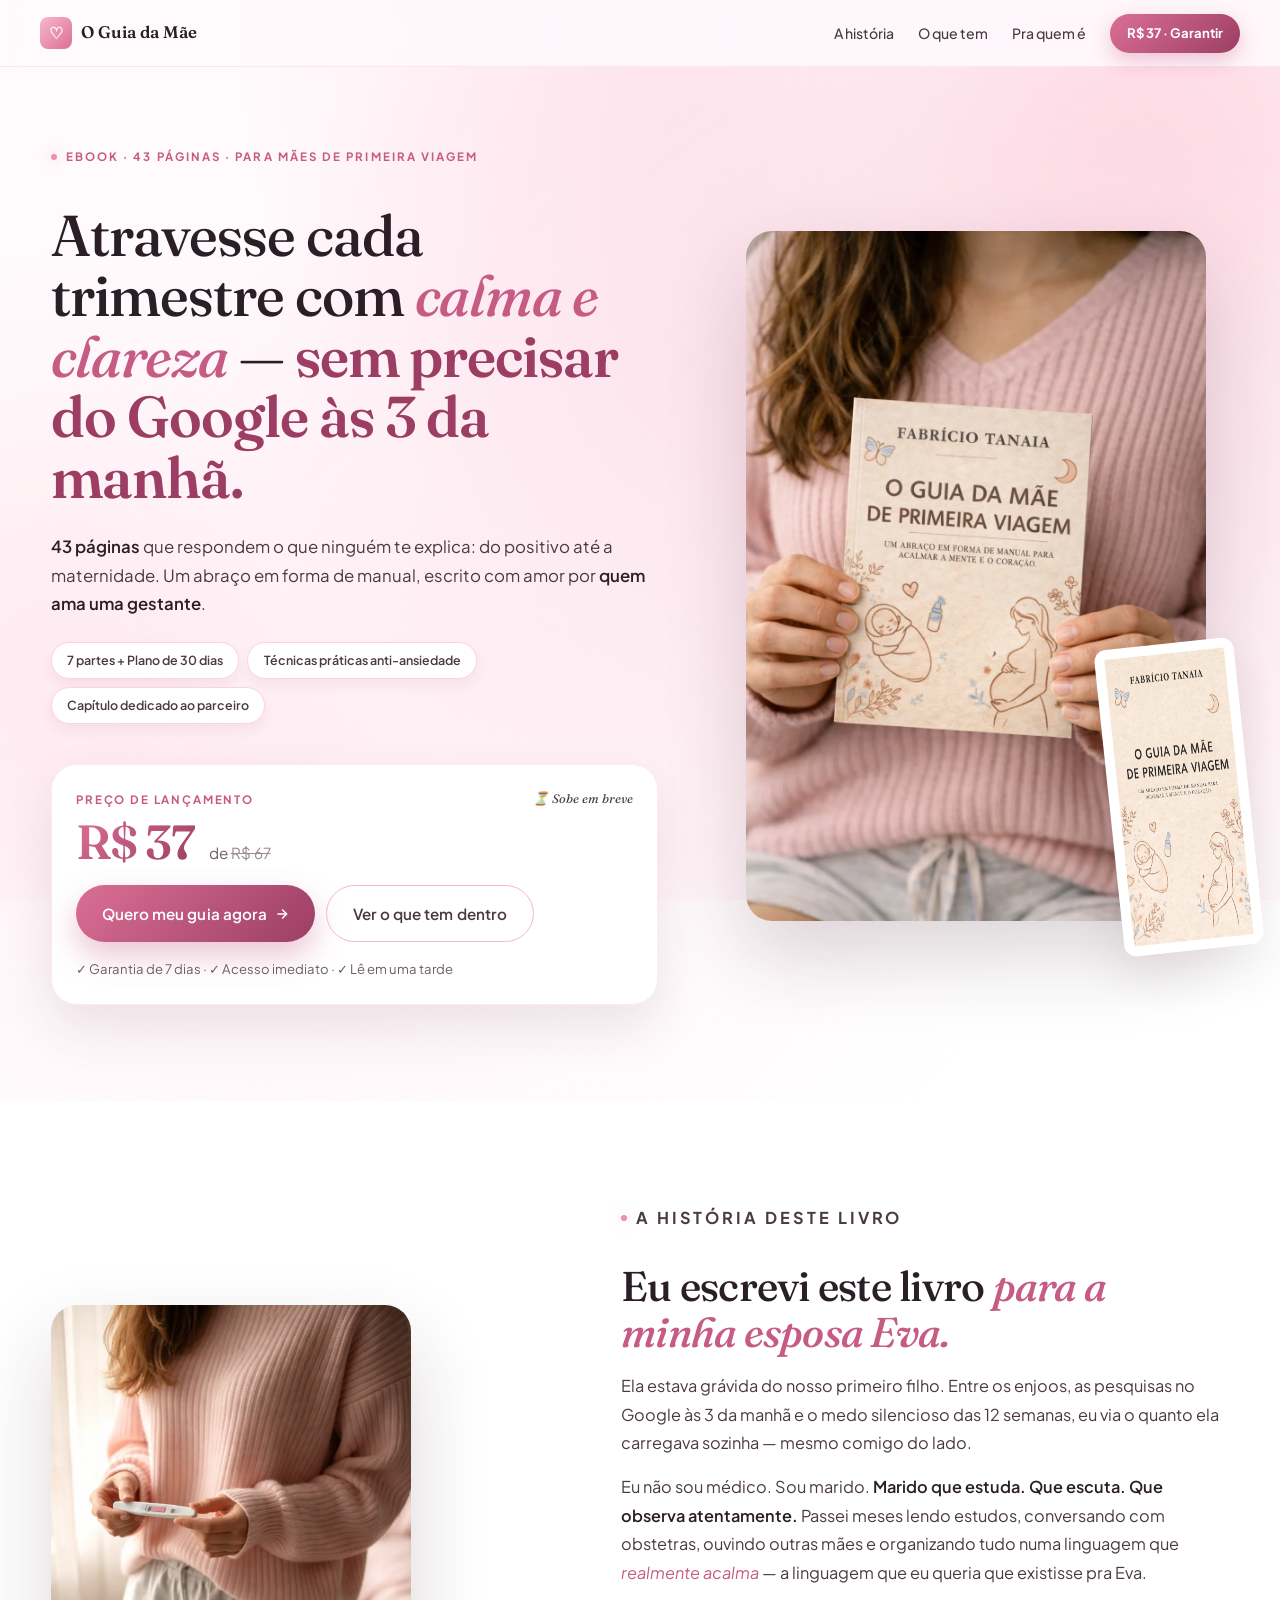
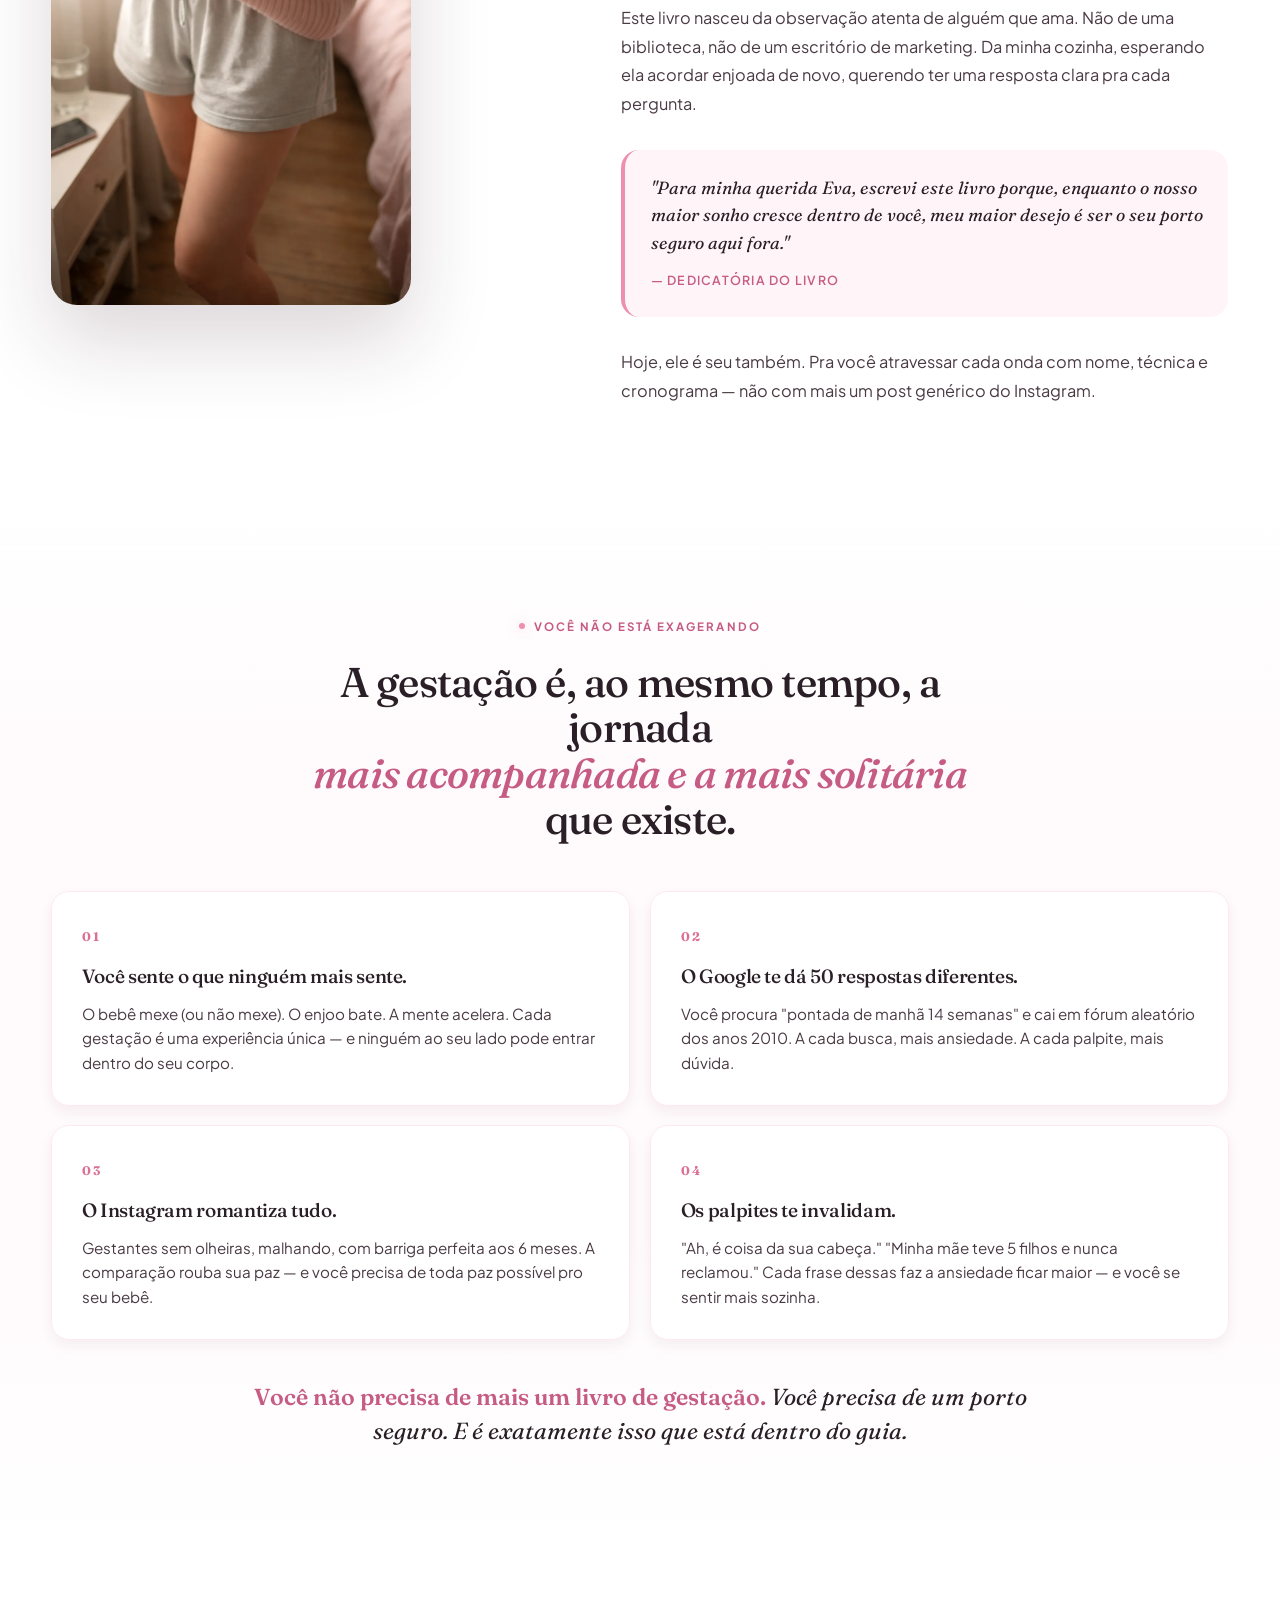
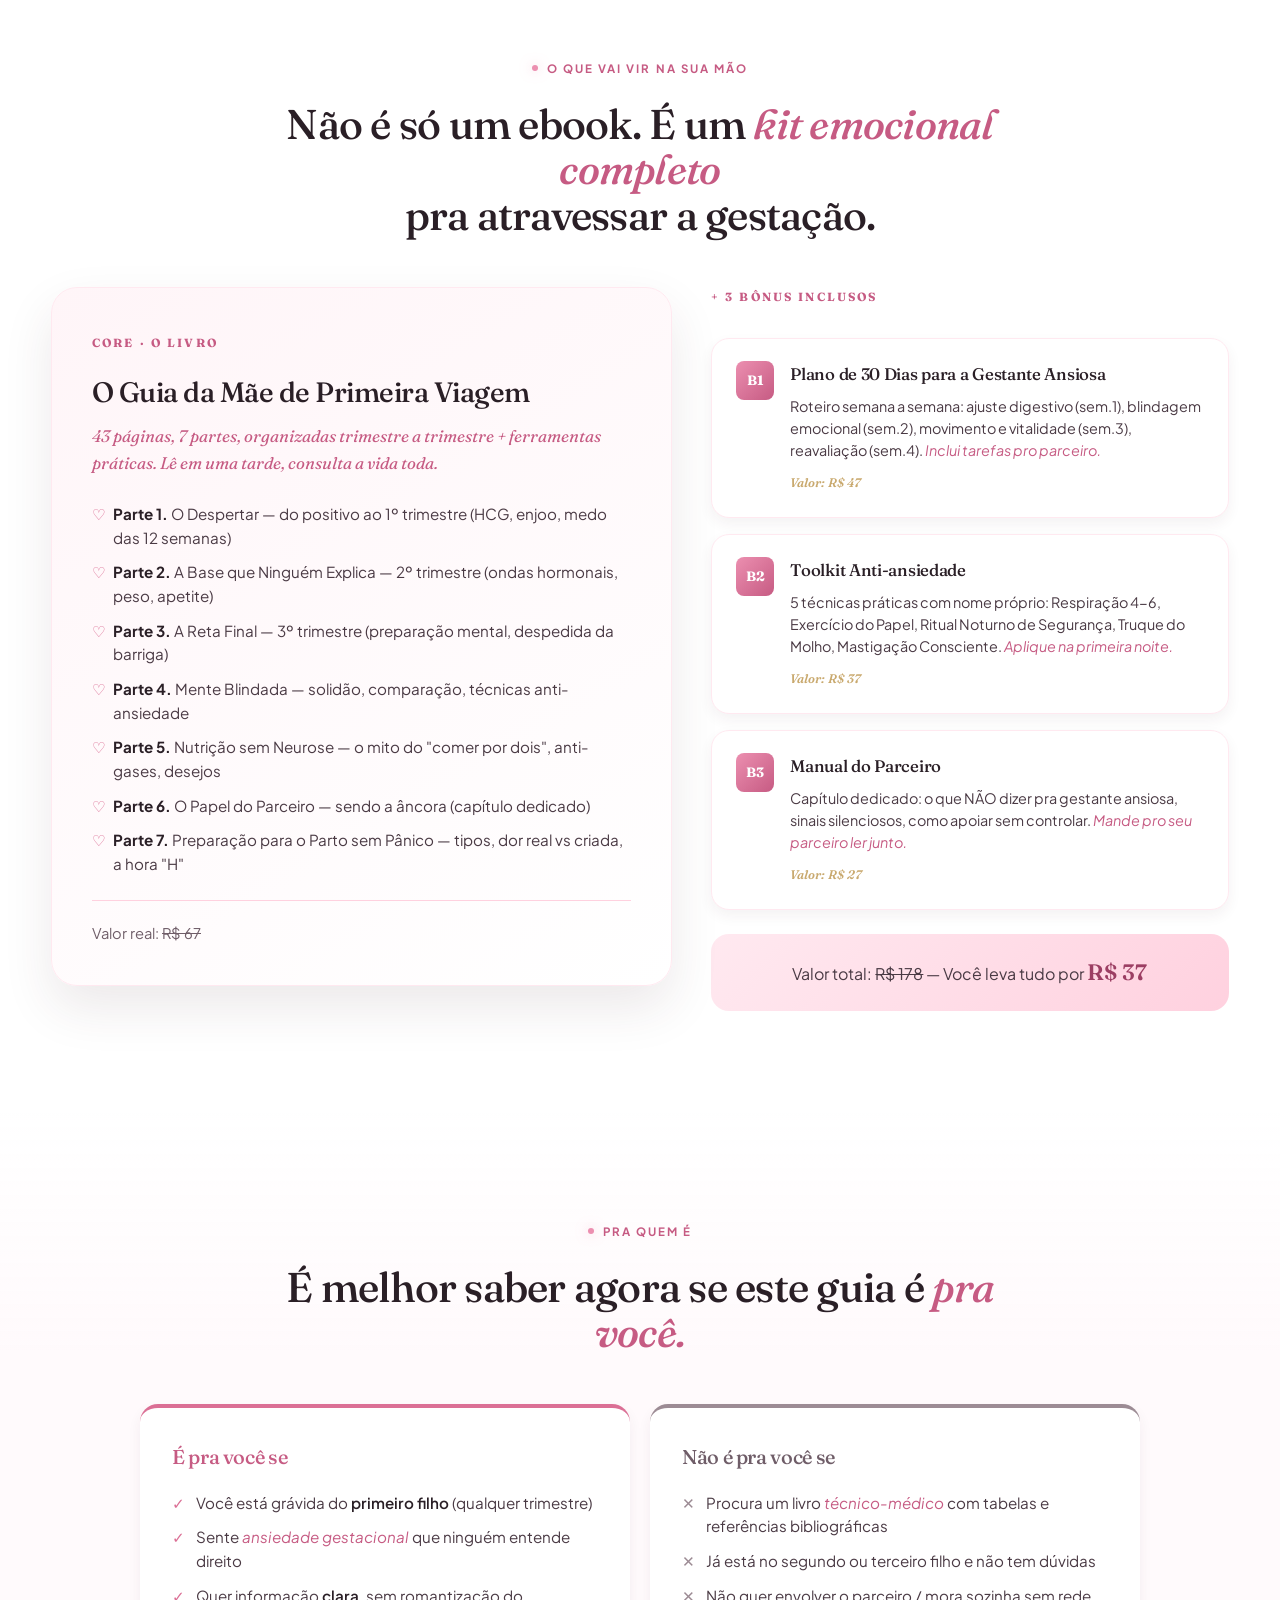
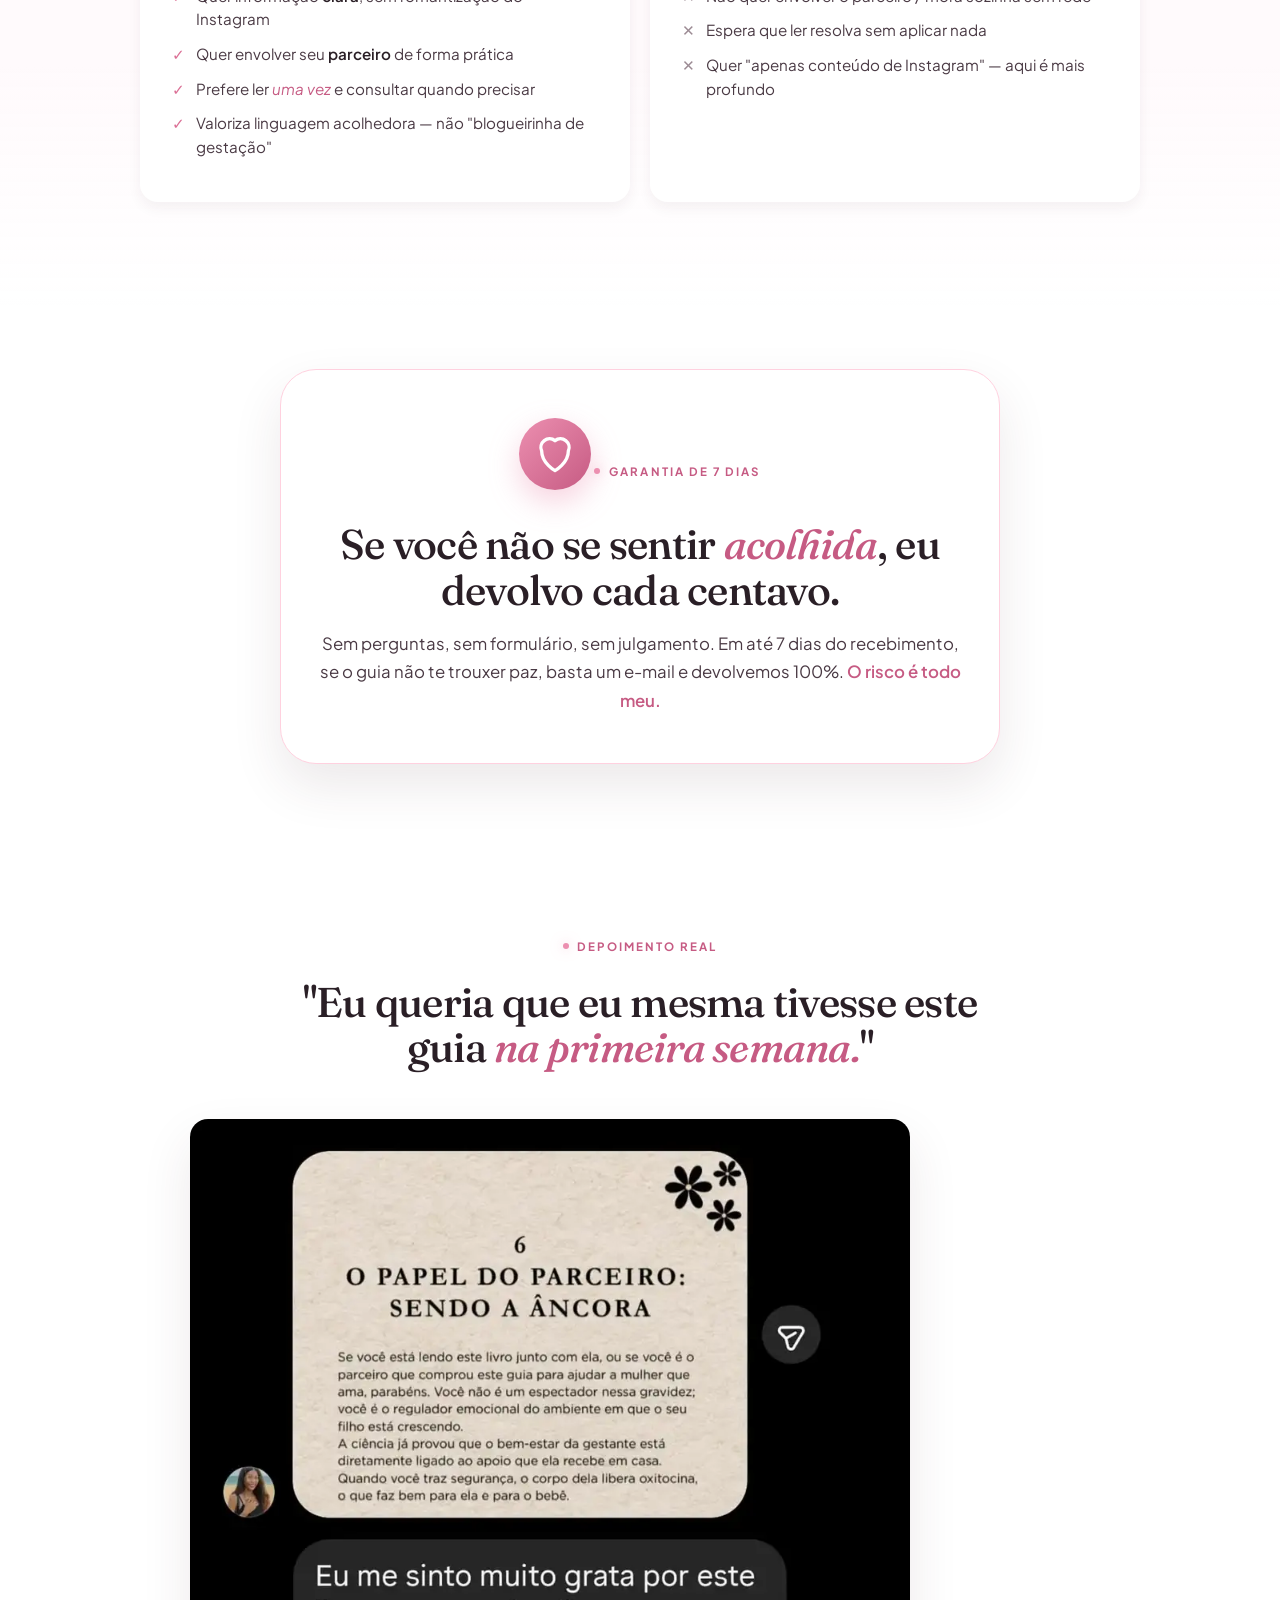
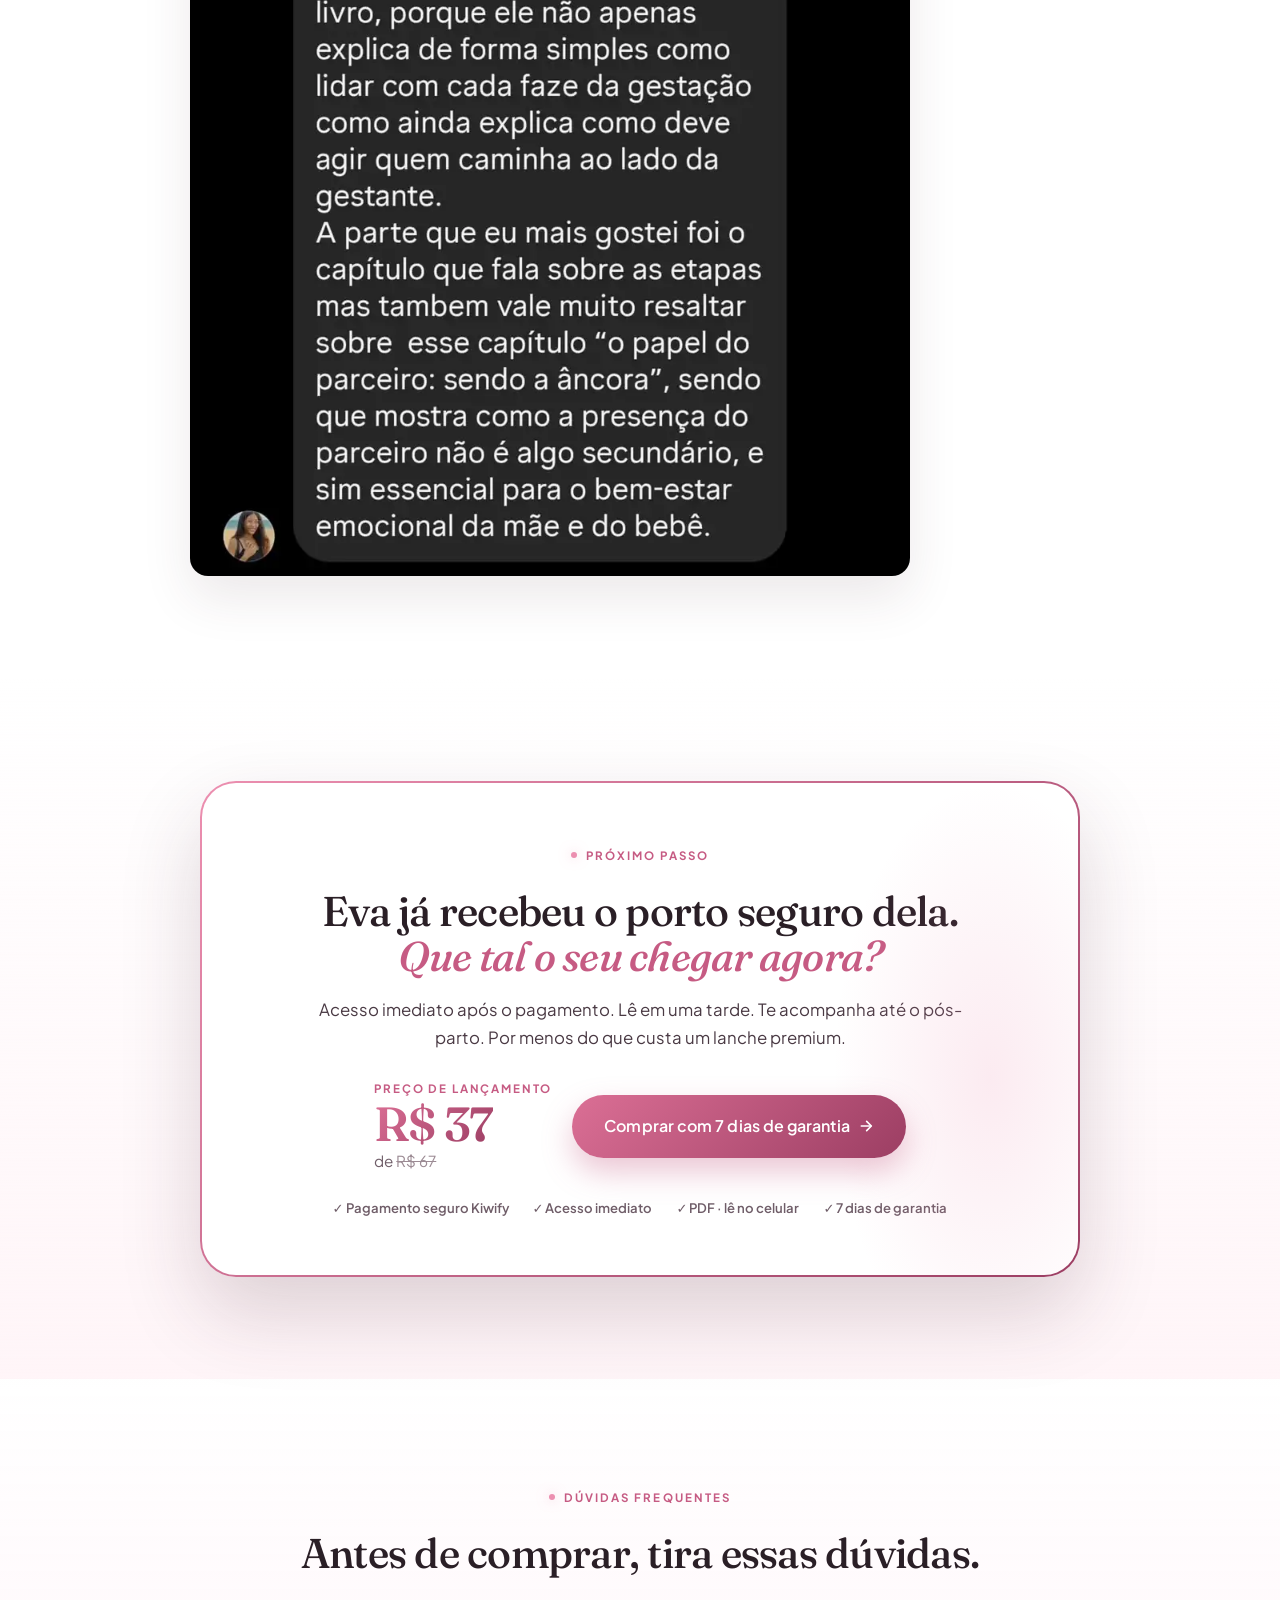
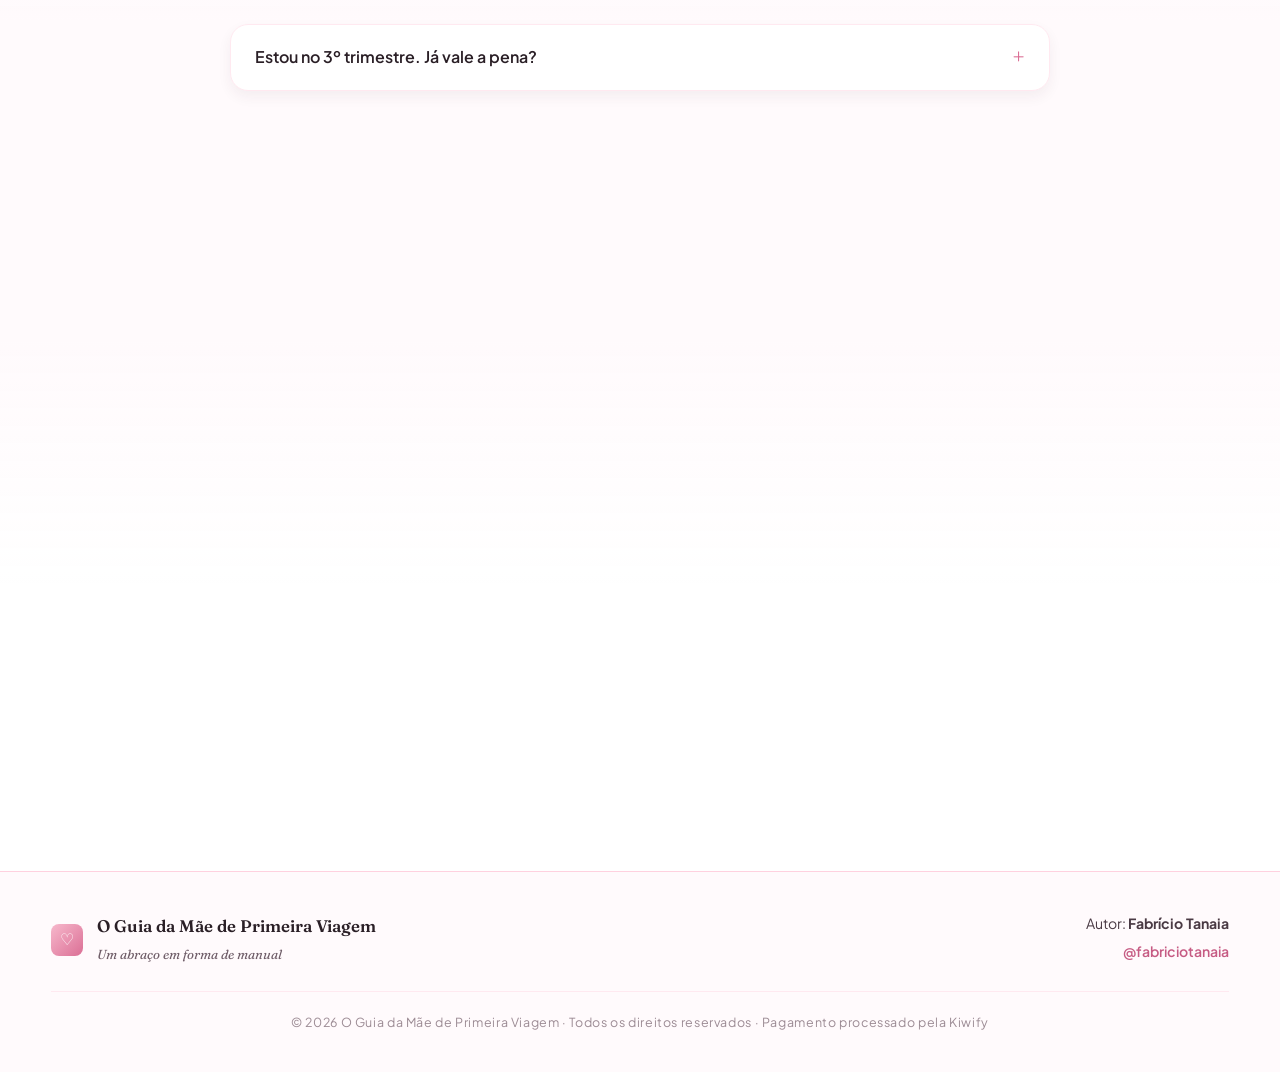
<file: index.html>
<!doctype html>
<html lang="pt-BR">
<head>
  <meta charset="utf-8" />
  <meta name="viewport" content="width=device-width, initial-scale=1, viewport-fit=cover" />
  <title>O Guia da Mãe de Primeira Viagem · Atravesse a gravidez com calma</title>
  <meta name="description" content="43 páginas que substituem 1.000 buscas no Google às 3 da manhã. Escrito com amor para sua esposa Eva — agora disponível para acompanhar você." />
  <meta name="theme-color" content="#fffafc" />

  <!-- Open Graph -->
  <meta property="og:type" content="website" />
  <meta property="og:title" content="O Guia da Mãe de Primeira Viagem" />
  <meta property="og:description" content="Um abraço em forma de manual. 43 páginas escritas por um marido apaixonado para a esposa grávida. Agora pode ser seu também." />
  <meta property="og:image" content="./assets/capa-ebook.webp" />
  <meta property="og:locale" content="pt_BR" />
  <meta name="twitter:card" content="summary_large_image" />

  <link rel="preconnect" href="https://fonts.googleapis.com" />
  <link rel="preconnect" href="https://fonts.gstatic.com" crossorigin />
  <link
    href="https://fonts.googleapis.com/css2?family=Fraunces:ital,opsz,wght@0,9..144,400;0,9..144,500;0,9..144,600;0,9..144,700;1,9..144,400;1,9..144,500&family=Plus+Jakarta+Sans:wght@400;500;600;700&display=swap"
    rel="stylesheet"
  />
  <link rel="stylesheet" href="styles.css?v=2" />
</head>
<body>
  <!-- Ambient lights -->
  <div class="ambient ambient-a" aria-hidden="true"></div>
  <div class="ambient ambient-b" aria-hidden="true"></div>
  <div class="ambient ambient-c" aria-hidden="true"></div>

  <!-- Top bar -->
  <header class="topbar">
    <a class="brand" href="#top" aria-label="O Guia da Mãe">
      <span class="brand__icon">♡</span>
      <span class="brand__name">O Guia da Mãe</span>
    </a>
    <nav class="topbar__nav">
      <a href="#historia">A história</a>
      <a href="#dentro">O que tem</a>
      <a href="#para-quem">Pra quem é</a>
      <a href="#comprar" class="topbar__cta">R$ 37 · Garantir</a>
    </nav>
  </header>

  <main id="top">
    <!-- ============================================================
         HERO — Kennedy direct response + Eva story angle
         ============================================================ -->
    <section class="hero">
      <div class="hero__bg" aria-hidden="true"></div>
      <div class="container hero__grid">
        <div class="hero__copy">
          <p class="kicker reveal">
            <span class="kicker__dot"></span>
            Ebook · 43 páginas · Para mães de primeira viagem
          </p>

          <h1 class="display reveal" data-delay="80">
            Atravesse cada trimestre com <em>calma e clareza</em> —
            <span class="display__strong">sem precisar do Google às 3 da manhã.</span>
          </h1>

          <p class="lead reveal" data-delay="180">
            <strong>43 páginas</strong> que respondem o que ninguém te explica:
            do positivo até a maternidade. Um abraço em forma de manual,
            escrito com amor por <strong>quem ama uma gestante</strong>.
          </p>

          <div class="hero__pill-row reveal" data-delay="240">
            <span class="pill">7 partes + Plano de 30 dias</span>
            <span class="pill">Técnicas práticas anti-ansiedade</span>
            <span class="pill">Capítulo dedicado ao parceiro</span>
          </div>

          <div class="price-card reveal" data-delay="300">
            <div class="price-card__top">
              <span class="price-card__label">Preço de lançamento</span>
              <span class="price-card__deadline">⏳ Sobe em breve</span>
            </div>
            <div class="price-card__main">
              <span class="price">R$ 37</span>
              <span class="price-card__compare">de <s>R$ 67</s></span>
            </div>
            <div class="cta-row">
              <a class="btn btn--primary" href="https://pay.kiwify.com.br/RiHKVCp" target="_blank" rel="noreferrer">
                Quero meu guia agora
                <svg width="14" height="14" viewBox="0 0 24 24" fill="none" stroke="currentColor" stroke-width="2.5" stroke-linecap="round" stroke-linejoin="round">
                  <path d="M5 12h14"/><path d="m13 5 7 7-7 7"/>
                </svg>
              </a>
              <a class="btn btn--ghost" href="#dentro">Ver o que tem dentro</a>
            </div>
            <p class="price-card__small">
              ✓ Garantia de 7 dias · ✓ Acesso imediato · ✓ Lê em uma tarde
            </p>
          </div>
        </div>

        <div class="hero__visual reveal" data-delay="160">
          <div class="hero__photo-wrap">
            <img src="assets/modelo-livro.webp" alt="Mãe gestante segurando o livro O Guia da Mãe de Primeira Viagem" width="1024" height="1536" loading="eager" decoding="async" />
            <div class="hero__photo-glow" aria-hidden="true"></div>
          </div>
          <div class="hero__cover-mini">
            <img src="assets/capa-ebook.webp" alt="Capa do ebook" width="220" height="288" loading="lazy" />
          </div>
        </div>
      </div>
    </section>

    <!-- ============================================================
         A HISTÓRIA · Por que um homem escreveu este livro (CRÍTICO)
         ============================================================ -->
    <section class="section story" id="historia">
      <div class="container">
        <div class="story__grid">
          <div class="story__photo reveal">
            <img src="assets/modelo-teste.webp" alt="Mãe segurando o teste de gravidez positivo" width="1200" height="2133" loading="lazy" decoding="async" />
          </div>

          <div class="story__copy">
            <p class="kicker reveal">
              <span class="kicker__dot"></span> A história deste livro
            </p>
            <h2 class="display display--md reveal" data-delay="80">
              Eu escrevi este livro <em>para a minha esposa Eva.</em>
            </h2>

            <p class="reveal" data-delay="160">
              Ela estava grávida do nosso primeiro filho. Entre os enjoos, as
              pesquisas no Google às 3 da manhã e o medo silencioso das
              12 semanas, eu via o quanto ela carregava sozinha — mesmo
              comigo do lado.
            </p>

            <p class="reveal" data-delay="200">
              Eu não sou médico. Sou marido. <strong>Marido que estuda. Que escuta.
              Que observa atentamente.</strong> Passei meses lendo estudos, conversando
              com obstetras, ouvindo outras mães e organizando tudo numa
              linguagem que <em>realmente acalma</em> — a linguagem que eu queria
              que existisse pra Eva.
            </p>

            <p class="reveal" data-delay="240">
              Este livro nasceu da observação atenta de alguém que ama. Não de
              uma biblioteca, não de um escritório de marketing. Da minha
              cozinha, esperando ela acordar enjoada de novo, querendo ter
              uma resposta clara pra cada pergunta.
            </p>

            <blockquote class="story__dedication reveal" data-delay="320">
              <p>
                "Para minha querida Eva, escrevi este livro porque, enquanto o nosso maior
                sonho cresce dentro de você, meu maior desejo é ser o seu porto seguro
                aqui fora."
              </p>
              <cite>— Dedicatória do livro</cite>
            </blockquote>

            <p class="reveal" data-delay="380">
              Hoje, ele é seu também. Pra você atravessar cada onda com nome,
              técnica e cronograma — não com mais um post genérico do Instagram.
            </p>
          </div>
        </div>
      </div>
    </section>

    <!-- ============================================================
         A DOR · O que está acontecendo agora (Godin storytelling)
         ============================================================ -->
    <section class="section soft pain">
      <div class="container">
        <header class="section-head reveal">
          <p class="kicker"><span class="kicker__dot"></span> Você não está exagerando</p>
          <h2 class="display display--md">
            A gestação é, ao mesmo tempo, a jornada<br />
            <em>mais acompanhada e a mais solitária</em><br />
            que existe.
          </h2>
        </header>

        <div class="pain__grid">
          <article class="pain__card reveal">
            <span class="pain__num">01</span>
            <h3>Você sente o que ninguém mais sente.</h3>
            <p>O bebê mexe (ou não mexe). O enjoo bate. A mente acelera. Cada gestação é uma experiência única — e ninguém ao seu lado pode entrar dentro do seu corpo.</p>
          </article>
          <article class="pain__card reveal" data-delay="80">
            <span class="pain__num">02</span>
            <h3>O Google te dá 50 respostas diferentes.</h3>
            <p>Você procura "pontada de manhã 14 semanas" e cai em fórum aleatório dos anos 2010. A cada busca, mais ansiedade. A cada palpite, mais dúvida.</p>
          </article>
          <article class="pain__card reveal" data-delay="160">
            <span class="pain__num">03</span>
            <h3>O Instagram romantiza tudo.</h3>
            <p>Gestantes sem olheiras, malhando, com barriga perfeita aos 6 meses. A comparação rouba sua paz — e você precisa de toda paz possível pro seu bebê.</p>
          </article>
          <article class="pain__card reveal" data-delay="240">
            <span class="pain__num">04</span>
            <h3>Os palpites te invalidam.</h3>
            <p>"Ah, é coisa da sua cabeça." "Minha mãe teve 5 filhos e nunca reclamou." Cada frase dessas faz a ansiedade ficar maior — e você se sentir mais sozinha.</p>
          </article>
        </div>

        <p class="pain__resolve reveal" data-delay="320">
          <strong>Você não precisa de mais um livro de gestação.</strong>
          <em>Você precisa de um porto seguro.</em>
          E é exatamente isso que está dentro do guia.
        </p>
      </div>
    </section>

    <!-- ============================================================
         O QUE VOCÊ RECEBE · Hormozi value stack
         ============================================================ -->
    <section class="section" id="dentro">
      <div class="container">
        <header class="section-head reveal">
          <p class="kicker"><span class="kicker__dot"></span> O que vai vir na sua mão</p>
          <h2 class="display display--md">
            Não é só um ebook. É um <em>kit emocional completo</em><br />pra atravessar a gestação.
          </h2>
        </header>

        <div class="stack">
          <article class="stack__main reveal">
            <span class="stack__label">CORE · O Livro</span>
            <h3>O Guia da Mãe de Primeira Viagem</h3>
            <p class="stack__pitch">
              43 páginas, 7 partes, organizadas trimestre a trimestre + ferramentas práticas.
              Lê em uma tarde, consulta a vida toda.
            </p>
            <ul class="stack__list">
              <li><strong>Parte 1.</strong> O Despertar — do positivo ao 1º trimestre (HCG, enjoo, medo das 12 semanas)</li>
              <li><strong>Parte 2.</strong> A Base que Ninguém Explica — 2º trimestre (ondas hormonais, peso, apetite)</li>
              <li><strong>Parte 3.</strong> A Reta Final — 3º trimestre (preparação mental, despedida da barriga)</li>
              <li><strong>Parte 4.</strong> Mente Blindada — solidão, comparação, técnicas anti-ansiedade</li>
              <li><strong>Parte 5.</strong> Nutrição sem Neurose — o mito do "comer por dois", anti-gases, desejos</li>
              <li><strong>Parte 6.</strong> O Papel do Parceiro — sendo a âncora (capítulo dedicado)</li>
              <li><strong>Parte 7.</strong> Preparação para o Parto sem Pânico — tipos, dor real vs criada, a hora "H"</li>
            </ul>
            <p class="stack__value">Valor real: <s>R$ 67</s></p>
          </article>

          <div class="bonuses">
            <p class="bonuses__title">+ 3 bônus inclusos</p>

            <article class="bonus reveal" data-delay="0">
              <span class="bonus__num">B1</span>
              <div>
                <h4>Plano de 30 Dias para a Gestante Ansiosa</h4>
                <p>Roteiro semana a semana: ajuste digestivo (sem.1), blindagem emocional (sem.2), movimento e vitalidade (sem.3), reavaliação (sem.4). <em>Inclui tarefas pro parceiro.</em></p>
                <span class="bonus__value">Valor: R$ 47</span>
              </div>
            </article>

            <article class="bonus reveal" data-delay="80">
              <span class="bonus__num">B2</span>
              <div>
                <h4>Toolkit Anti-ansiedade</h4>
                <p>5 técnicas práticas com nome próprio: Respiração 4-6, Exercício do Papel, Ritual Noturno de Segurança, Truque do Molho, Mastigação Consciente. <em>Aplique na primeira noite.</em></p>
                <span class="bonus__value">Valor: R$ 37</span>
              </div>
            </article>

            <article class="bonus reveal" data-delay="160">
              <span class="bonus__num">B3</span>
              <div>
                <h4>Manual do Parceiro</h4>
                <p>Capítulo dedicado: o que NÃO dizer pra gestante ansiosa, sinais silenciosos, como apoiar sem controlar. <em>Mande pro seu parceiro ler junto.</em></p>
                <span class="bonus__value">Valor: R$ 27</span>
              </div>
            </article>

            <p class="bonuses__total">
              Valor total: <s>R$ 178</s> — Você leva tudo por <strong>R$ 37</strong>
            </p>
          </div>
        </div>
      </div>
    </section>

    <!-- ============================================================
         PRA QUEM É · SVM específico
         ============================================================ -->
    <section class="section soft" id="para-quem">
      <div class="container">
        <header class="section-head reveal">
          <p class="kicker"><span class="kicker__dot"></span> Pra quem é</p>
          <h2 class="display display--md">
            É melhor saber agora se este guia é <em>pra você.</em>
          </h2>
        </header>

        <div class="audience">
          <article class="audience__col audience__col--yes reveal">
            <h3>É pra você se</h3>
            <ul>
              <li>Você está grávida do <strong>primeiro filho</strong> (qualquer trimestre)</li>
              <li>Sente <em>ansiedade gestacional</em> que ninguém entende direito</li>
              <li>Quer informação <strong>clara</strong>, sem romantização do Instagram</li>
              <li>Quer envolver seu <strong>parceiro</strong> de forma prática</li>
              <li>Prefere ler <em>uma vez</em> e consultar quando precisar</li>
              <li>Valoriza linguagem acolhedora — não "blogueirinha de gestação"</li>
            </ul>
          </article>

          <article class="audience__col audience__col--no reveal" data-delay="80">
            <h3>Não é pra você se</h3>
            <ul>
              <li>Procura um livro <em>técnico-médico</em> com tabelas e referências bibliográficas</li>
              <li>Já está no segundo ou terceiro filho e não tem dúvidas</li>
              <li>Não quer envolver o parceiro / mora sozinha sem rede</li>
              <li>Espera que ler resolva sem aplicar nada</li>
              <li>Quer "apenas conteúdo de Instagram" — aqui é mais profundo</li>
            </ul>
          </article>
        </div>
      </div>
    </section>

    <!-- ============================================================
         GARANTIA · Reversal de risco emocional
         ============================================================ -->
    <section class="section guarantee-wrap reveal">
      <div class="container">
        <div class="guarantee">
          <span class="guarantee__seal">
            <svg width="40" height="40" viewBox="0 0 24 24" fill="none" stroke="currentColor" stroke-width="2" stroke-linecap="round" stroke-linejoin="round" aria-hidden="true">
              <path d="M12 22s-8-4.5-8-11.8A5.2 5.2 0 0 1 12 4a5.2 5.2 0 0 1 8 6.2C20 17.5 12 22 12 22z"/>
            </svg>
          </span>
          <p class="kicker"><span class="kicker__dot"></span> Garantia de 7 dias</p>
          <h2 class="display display--md">
            Se você não se sentir <em>acolhida</em>, eu devolvo cada centavo.
          </h2>
          <p class="guarantee__text">
            Sem perguntas, sem formulário, sem julgamento. Em até 7 dias do recebimento,
            se o guia não te trouxer paz, basta um e-mail e devolvemos 100%.
            <strong>O risco é todo meu.</strong>
          </p>
        </div>
      </div>
    </section>

    <!-- ============================================================
         DEPOIMENTO REAL
         ============================================================ -->
    <section class="section">
      <div class="container">
        <header class="section-head reveal">
          <p class="kicker"><span class="kicker__dot"></span> Depoimento real</p>
          <h2 class="display display--md">
            "Eu queria que eu mesma tivesse este guia <em>na primeira semana.</em>"
          </h2>
        </header>

        <div class="testimonial reveal">
          <picture>
            <source srcset="assets/depoimento.webp" type="image/webp" />
            <img src="assets/depoimento.webp" alt="Depoimento de leitora gestante sobre o guia" loading="lazy" decoding="async" />
          </picture>
        </div>
      </div>
    </section>

    <!-- ============================================================
         CTA FINAL · Múltiplas asks com posicionamento emocional
         ============================================================ -->
    <section class="section cta-final-wrap" id="comprar">
      <div class="container">
        <div class="cta-final reveal">
          <p class="kicker"><span class="kicker__dot"></span> Próximo passo</p>
          <h2 class="display display--md">
            Eva já recebeu o porto seguro dela.<br />
            <em>Que tal o seu chegar agora?</em>
          </h2>
          <p class="cta-final__text">
            Acesso imediato após o pagamento. Lê em uma tarde. Te acompanha
            até o pós-parto. Por menos do que custa um lanche premium.
          </p>

          <div class="cta-final__price">
            <div>
              <span class="price-card__label">Preço de lançamento</span>
              <span class="price">R$ 37</span>
              <span class="price-card__compare">de <s>R$ 67</s></span>
            </div>
            <a class="btn btn--primary btn--lg" href="https://pay.kiwify.com.br/RiHKVCp" target="_blank" rel="noreferrer">
              Comprar com 7 dias de garantia
              <svg width="16" height="16" viewBox="0 0 24 24" fill="none" stroke="currentColor" stroke-width="2.5" stroke-linecap="round" stroke-linejoin="round">
                <path d="M5 12h14"/><path d="m13 5 7 7-7 7"/>
              </svg>
            </a>
          </div>

          <div class="cta-final__seals">
            <span>✓ Pagamento seguro Kiwify</span>
            <span>✓ Acesso imediato</span>
            <span>✓ PDF · lê no celular</span>
            <span>✓ 7 dias de garantia</span>
          </div>
        </div>
      </div>
    </section>

    <!-- ============================================================
         FAQ
         ============================================================ -->
    <section class="section soft">
      <div class="container">
        <header class="section-head reveal">
          <p class="kicker"><span class="kicker__dot"></span> Dúvidas frequentes</p>
          <h2 class="display display--md">Antes de comprar, tira essas dúvidas.</h2>
        </header>

        <div class="faq">
          <details class="faq-item reveal">
            <summary>Estou no 3º trimestre. Já vale a pena?</summary>
            <p>Vale. As Partes 3 (reta final), 4 (mente blindada), 6 (parceiro) e 7 (parto) são
            as mais relevantes pra essa fase. Você lê em uma tarde e ainda dá tempo de
            aplicar o Plano de 30 dias antes do parto.</p>
          </details>

          <details class="faq-item reveal">
            <summary>O autor é homem. Isso é um problema?</summary>
            <p>É justamente o diferencial. Foi escrito por um marido (eu) observando minha
            esposa Eva grávida do nosso filho — e organizando tudo o que eu queria que
            existisse pra ela. <strong>Não substitui acompanhamento médico nem perspectiva
            feminina</strong> — mas oferece algo único: o olhar de quem ama uma gestante e
            quer ser o porto seguro dela.</p>
          </details>

          <details class="faq-item reveal">
            <summary>Como recebo o livro?</summary>
            <p>Após o pagamento, você recebe acesso imediato por email. É um PDF de 43 páginas
            que você lê no celular, tablet ou computador. <strong>Sem app, sem login, sem
            burocracia.</strong></p>
          </details>

          <details class="faq-item reveal">
            <summary>Substitui acompanhamento médico?</summary>
            <p>Não. Este guia oferece <strong>apoio emocional + informação clara</strong>.
            Pré-natal, exames, decisões médicas — sempre com seu obstetra de confiança.
            O guia complementa, não substitui.</p>
          </details>

          <details class="faq-item reveal">
            <summary>Como funciona a garantia?</summary>
            <p>Em até 7 dias do recebimento, se você não se sentir acolhida e segura
            com o conteúdo, manda um email pedindo reembolso. Devolvemos 100%.
            <em>Sem formulário longo, sem perguntas chatas, sem ressentimento.</em></p>
          </details>

          <details class="faq-item reveal">
            <summary>Posso compartilhar com outra grávida?</summary>
            <p>O acesso é individual (cada cópia tem sua compra). Mas você pode mostrar
            no celular pra uma amiga grávida — só te peço que ela compre a dela depois,
            pra apoiar o trabalho. Tem versão "Presente" no checkout pra dar de gift.</p>
          </details>
        </div>
      </div>
    </section>

    <!-- ============================================================
         AVISO MÉDICO · disclaimer destacado mas não cortando o fluxo
         ============================================================ -->
    <section class="section disclaimer-wrap">
      <div class="container">
        <div class="disclaimer reveal">
          <span class="disclaimer__icon">⚕</span>
          <div>
            <strong>Aviso médico importante</strong>
            <p>
              Este ebook oferece apoio emocional e informações gerais sobre a gestação.
              Não substitui acompanhamento médico profissional. Consulte sempre seu obstetra
              para decisões clínicas, sintomas anormais ou orientações específicas.
            </p>
          </div>
        </div>
      </div>
    </section>
  </main>

  <footer class="footer">
    <div class="container">
      <div class="footer__top">
        <div class="footer__brand">
          <span class="brand__icon">♡</span>
          <div>
            <p class="footer__name">O Guia da Mãe de Primeira Viagem</p>
            <p class="footer__tag">Um abraço em forma de manual</p>
          </div>
        </div>
        <div class="footer__contact">
          <p>Autor: <strong>Fabrício Tanaia</strong></p>
          <p><a href="https://www.instagram.com/fabriciotanaia" target="_blank" rel="noreferrer">@fabriciotanaia</a></p>
        </div>
      </div>
      <p class="footer__copy">
        © <span id="year">2026</span> O Guia da Mãe de Primeira Viagem · Todos os direitos reservados ·
        Pagamento processado pela Kiwify
      </p>
    </div>
  </footer>

  <script>
    // Reveal on scroll with stagger
    const reveals = document.querySelectorAll(".reveal");
    const io = new IntersectionObserver((entries) => {
      entries.forEach((entry) => {
        if (entry.isIntersecting) {
          const delay = parseInt(entry.target.getAttribute("data-delay") || "0", 10);
          setTimeout(() => entry.target.classList.add("is-visible"), delay);
          io.unobserve(entry.target);
        }
      });
    }, { threshold: 0.12, rootMargin: "0px 0px -40px 0px" });
    reveals.forEach((el) => io.observe(el));

    // Year
    const y = document.getElementById("year");
    if (y) y.textContent = new Date().getFullYear();

    // Smooth anchor with offset
    document.querySelectorAll('a[href^="#"]').forEach((link) => {
      link.addEventListener("click", (e) => {
        const href = link.getAttribute("href");
        if (!href || href === "#") return;
        const target = document.querySelector(href);
        if (!target) return;
        e.preventDefault();
        const top = target.getBoundingClientRect().top + window.scrollY - 70;
        window.scrollTo({ top, behavior: "smooth" });
      });
    });
  </script>
</body>
</html>
</file>
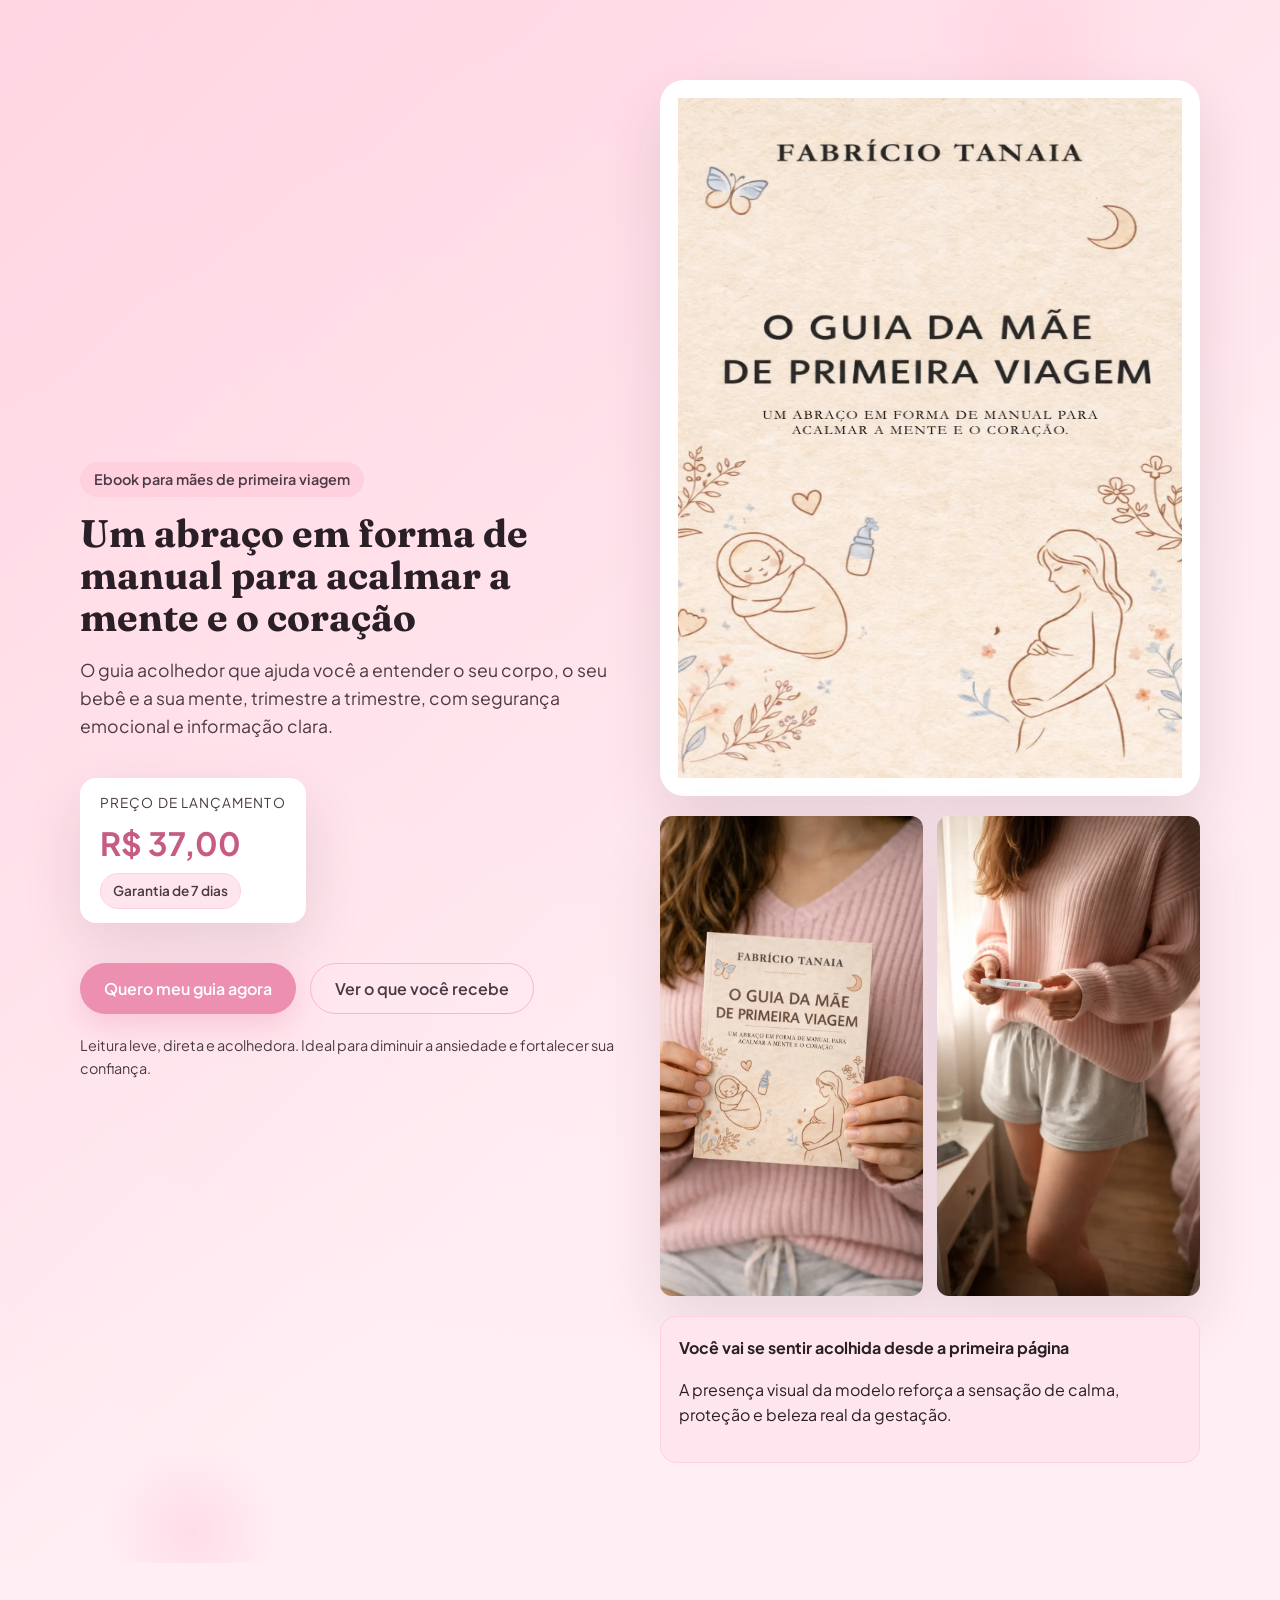
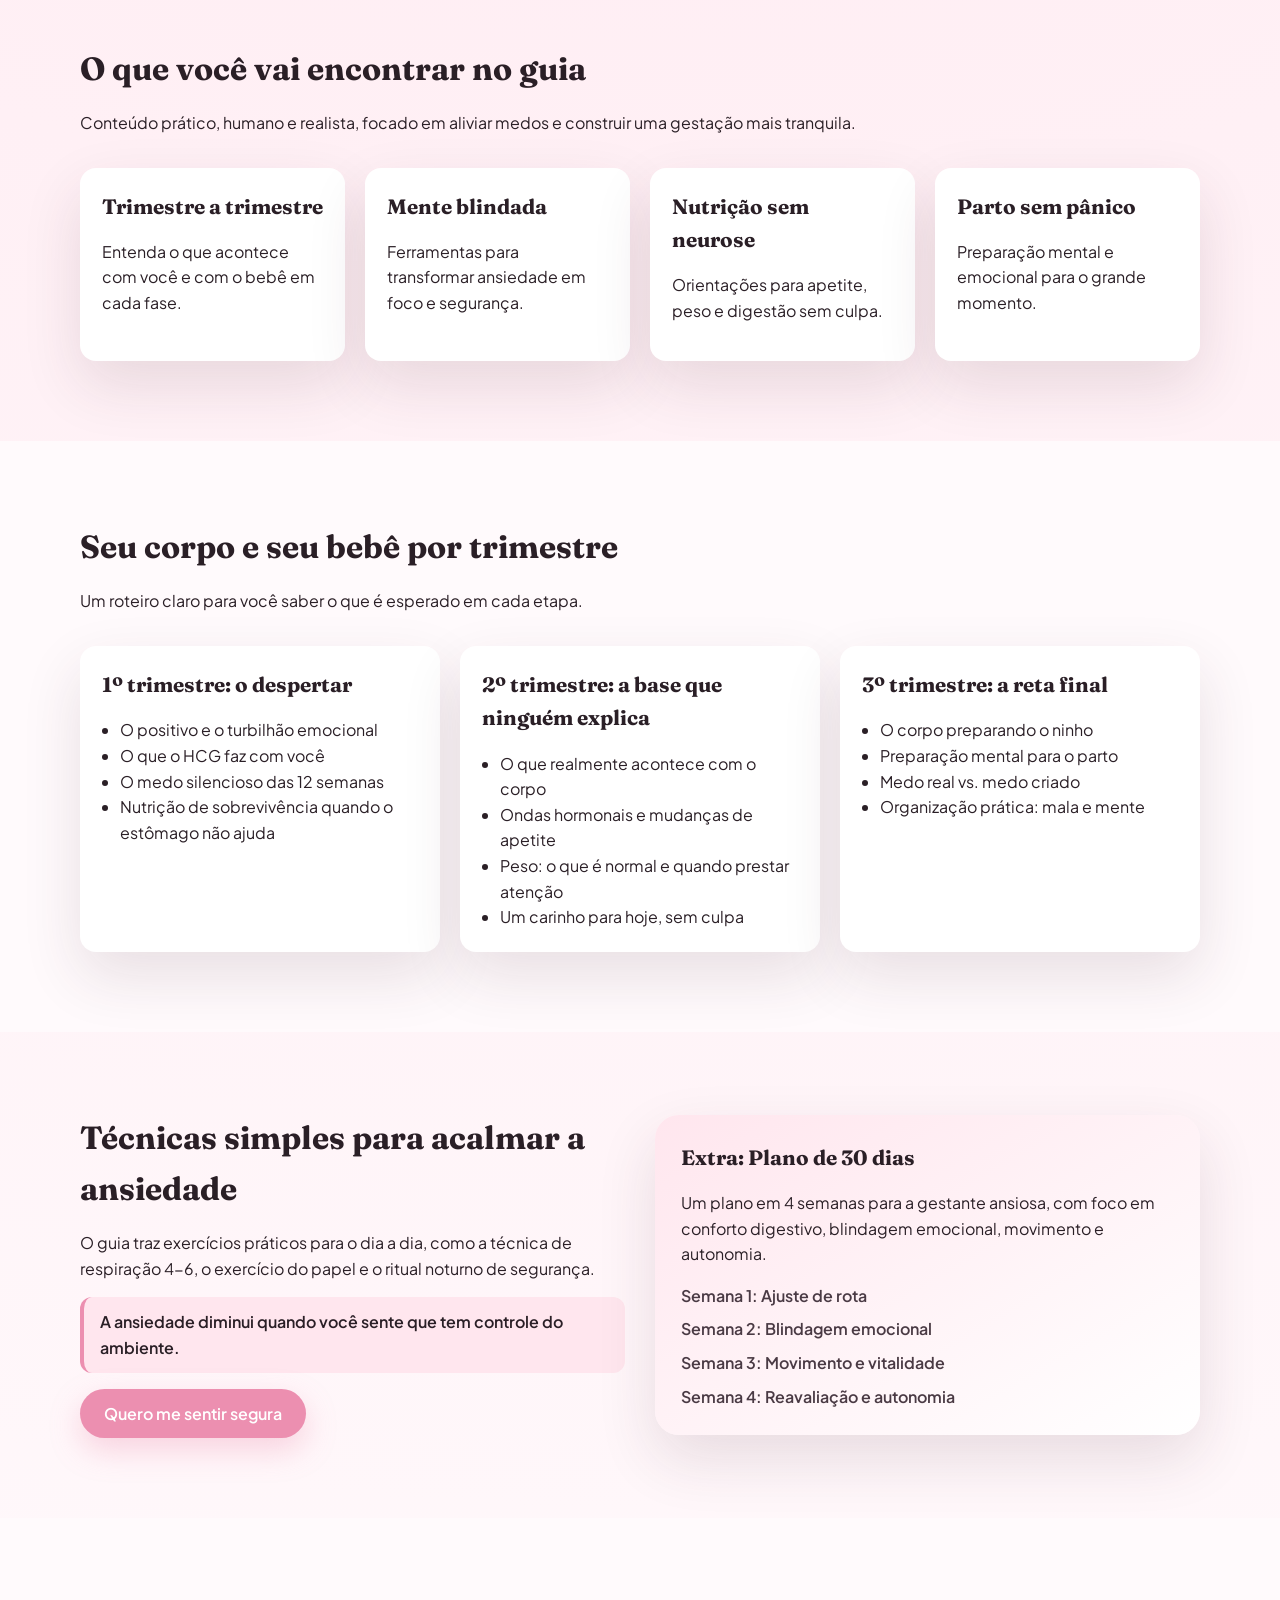
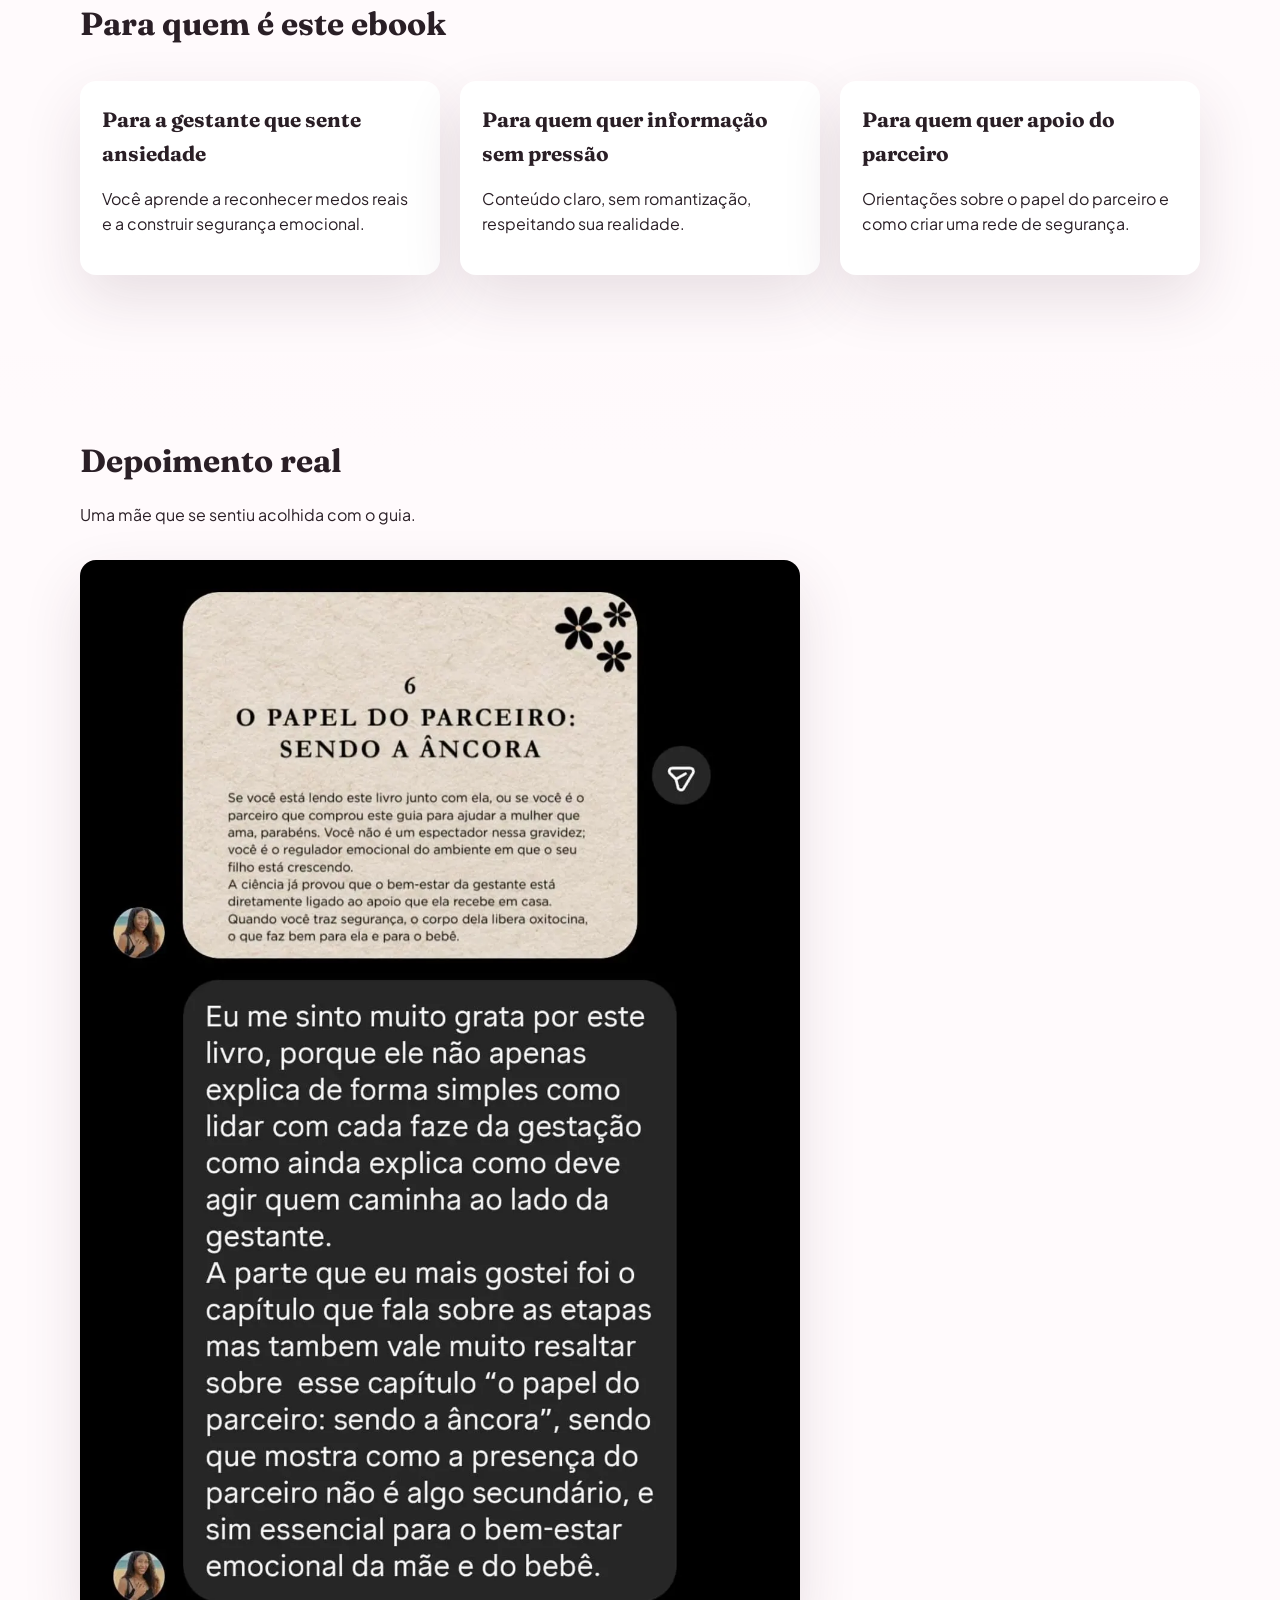
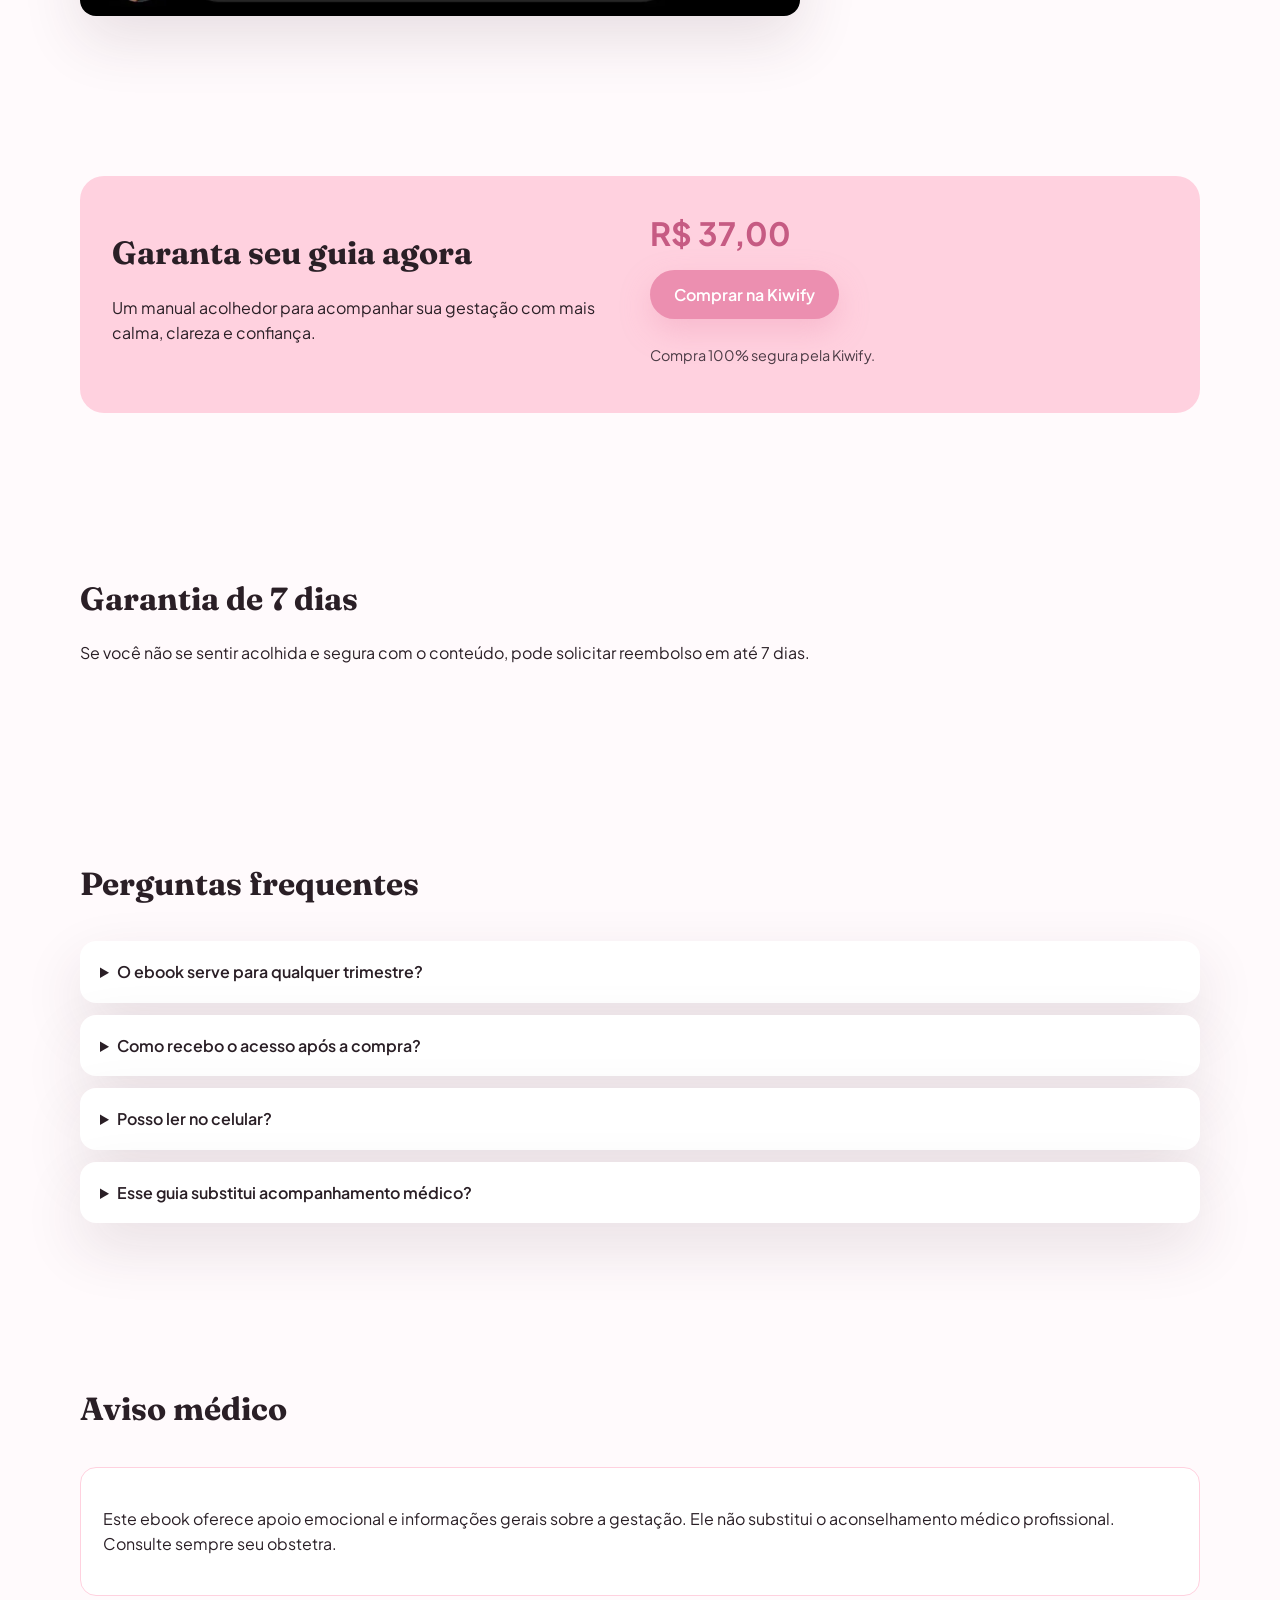
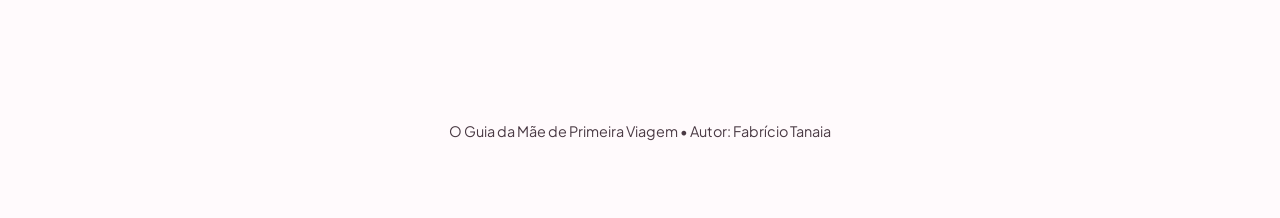
<file: antigravity/ebook-guia-mae/index.html>
﻿<!doctype html>
<html lang="pt-BR">
  <head>
    <meta charset="utf-8" />
    <meta name="viewport" content="width=device-width, initial-scale=1" />
    <title>O Guia da Mãe de Primeira Viagem</title>
    <meta
      name="description"
      content="Um abraço em forma de manual para acalmar a mente e o coração na gravidez. Página de vendas do ebook O Guia da Mãe de Primeira Viagem."
    />
    <link rel="preconnect" href="https://fonts.googleapis.com" />
    <link rel="preconnect" href="https://fonts.gstatic.com" crossorigin />
    <link
      href="https://fonts.googleapis.com/css2?family=Fraunces:opsz,wght@9..144,600;9..144,700&family=Plus+Jakarta+Sans:wght@400;500;600;700&display=swap"
      rel="stylesheet"
    />
    <link rel="stylesheet" href="styles.css" />
  </head>
  <body>
    <header class="hero">
      <div class="hero-bg"></div>
      <div class="float-shape shape-one"></div>
      <div class="float-shape shape-two"></div>
      <div class="container hero-grid">
        <div class="hero-copy reveal">
          <p class="badge">Ebook para mães de primeira viagem</p>
          <h1>Um abraço em forma de manual para acalmar a mente e o coração</h1>
          <p class="lead">
            O guia acolhedor que ajuda você a entender o seu corpo, o seu bebê e a sua mente,
            trimestre a trimestre, com segurança emocional e informação clara.
          </p>
          <div class="price-box">
            <span class="price-label">Preço de lançamento</span>
            <span class="price">R$ 37,00</span>
            <span class="guarantee-badge">Garantia de 7 dias</span>
          </div>
          <div class="cta-group">
            <a class="btn primary" href="https://pay.kiwify.com.br/RiHKVCp" target="_blank" rel="noreferrer">
              Quero meu guia agora
            </a>
            <a class="btn ghost" href="#conteudo">Ver o que você recebe</a>
          </div>
          <p class="micro">
            Leitura leve, direta e acolhedora. Ideal para diminuir a ansiedade e fortalecer sua confiança.
          </p>
        </div>
        <div class="hero-visual reveal">
          <div class="cover-frame float">
            <picture>
              <source srcset="assets/capa-ebook.webp" type="image/webp" />
              <img
                src="assets/capa-ebook.webp"
                alt="Capa do ebook O Guia da Mãe de Primeira Viagem"
                width="520"
                height="680"
                decoding="async"
              />
            </picture>
          </div>
          <div class="hero-gallery">
            <picture>
              <source srcset="assets/modelos/modelo-2.webp" type="image/webp" />
              <img
                class="hero-photo"
                src="assets/modelos/modelo-2.webp"
                alt="Modelo gestante em pose suave com foco na barriga"
                width="360"
                height="480"
                loading="lazy"
                decoding="async"
              />
            </picture>
            <picture>
              <source srcset="assets/modelos/modelo-3.webp" type="image/webp" />
              <img
                class="hero-photo"
                src="assets/modelos/modelo-3.webp"
                alt="Modelo gestante com atmosfera de cuidado e tranquilidade"
                width="360"
                height="480"
                loading="lazy"
                decoding="async"
              />
            </picture>
          </div>
          <div class="trust-card reveal">
            <p class="trust-title">Você vai se sentir acolhida desde a primeira página</p>
            <p class="trust-text">
              A presença visual da modelo reforça a sensação de calma, proteção e beleza real
              da gestação.
            </p>
          </div>
        </div>
      </div>
    </header>

    <main>
      <section class="section" id="conteudo">
        <div class="container">
          <div class="section-head reveal">
            <h2>O que você vai encontrar no guia</h2>
            <p>
              Conteúdo prático, humano e realista, focado em aliviar medos e construir
              uma gestação mais tranquila.
            </p>
          </div>
          <div class="grid cards">
            <div class="card reveal">
              <h3>Trimestre a trimestre</h3>
              <p>Entenda o que acontece com você e com o bebê em cada fase.</p>
            </div>
            <div class="card reveal">
              <h3>Mente blindada</h3>
              <p>Ferramentas para transformar ansiedade em foco e segurança.</p>
            </div>
            <div class="card reveal">
              <h3>Nutrição sem neurose</h3>
              <p>Orientações para apetite, peso e digestão sem culpa.</p>
            </div>
            <div class="card reveal">
              <h3>Parto sem pânico</h3>
              <p>Preparação mental e emocional para o grande momento.</p>
            </div>
          </div>
        </div>
      </section>

      <section class="section soft">
        <div class="container">
          <div class="section-head reveal">
            <h2>Seu corpo e seu bebê por trimestre</h2>
            <p>Um roteiro claro para você saber o que é esperado em cada etapa.</p>
          </div>
          <div class="grid trimester">
            <div class="card reveal">
              <h3>1º trimestre: o despertar</h3>
              <ul>
                <li>O positivo e o turbilhão emocional</li>
                <li>O que o HCG faz com você</li>
                <li>O medo silencioso das 12 semanas</li>
                <li>Nutrição de sobrevivência quando o estômago não ajuda</li>
              </ul>
            </div>
            <div class="card reveal">
              <h3>2º trimestre: a base que ninguém explica</h3>
              <ul>
                <li>O que realmente acontece com o corpo</li>
                <li>Ondas hormonais e mudanças de apetite</li>
                <li>Peso: o que é normal e quando prestar atenção</li>
                <li>Um carinho para hoje, sem culpa</li>
              </ul>
            </div>
            <div class="card reveal">
              <h3>3º trimestre: a reta final</h3>
              <ul>
                <li>O corpo preparando o ninho</li>
                <li>Preparação mental para o parto</li>
                <li>Medo real vs. medo criado</li>
                <li>Organização prática: mala e mente</li>
              </ul>
            </div>
          </div>
        </div>
      </section>

      <section class="section">
        <div class="container">
          <div class="split">
            <div class="reveal">
              <h2>Técnicas simples para acalmar a ansiedade</h2>
              <p>
                O guia traz exercícios práticos para o dia a dia, como a técnica de respiração 4-6,
                o exercício do papel e o ritual noturno de segurança.
              </p>
              <p class="highlight">
                A ansiedade diminui quando você sente que tem controle do ambiente.
              </p>
              <a class="btn primary" href="https://pay.kiwify.com.br/RiHKVCp" target="_blank" rel="noreferrer">
                Quero me sentir segura
              </a>
            </div>
            <div class="note-card reveal">
              <h3>Extra: Plano de 30 dias</h3>
              <p>
                Um plano em 4 semanas para a gestante ansiosa, com foco em conforto digestivo,
                blindagem emocional, movimento e autonomia.
              </p>
              <div class="week-list">
                <span>Semana 1: Ajuste de rota</span>
                <span>Semana 2: Blindagem emocional</span>
                <span>Semana 3: Movimento e vitalidade</span>
                <span>Semana 4: Reavaliação e autonomia</span>
              </div>
            </div>
          </div>
        </div>
      </section>

      <section class="section soft">
        <div class="container">
          <div class="section-head reveal">
            <h2>Para quem é este ebook</h2>
          </div>
          <div class="grid cards">
            <div class="card reveal">
              <h3>Para a gestante que sente ansiedade</h3>
              <p>Você aprende a reconhecer medos reais e a construir segurança emocional.</p>
            </div>
            <div class="card reveal">
              <h3>Para quem quer informação sem pressão</h3>
              <p>Conteúdo claro, sem romantização, respeitando sua realidade.</p>
            </div>
            <div class="card reveal">
              <h3>Para quem quer apoio do parceiro</h3>
              <p>Orientações sobre o papel do parceiro e como criar uma rede de segurança.</p>
            </div>
          </div>
        </div>
      </section>

      <section class="section">
        <div class="container">
          <div class="section-head reveal">
            <h2>Depoimento real</h2>
            <p>Uma mãe que se sentiu acolhida com o guia.</p>
          </div>
          <div class="testimonial reveal">
            <picture>
              <source srcset="assets/depoimento.webp" type="image/webp" />
              <img
                src="assets/depoimento.webp"
                alt="Depoimento de gestante sobre o guia"
                loading="lazy"
                decoding="async"
              />
            </picture>
          </div>
        </div>
      </section>

      <section class="section" id="comprar">
        <div class="container cta-panel reveal">
          <div>
            <h2>Garanta seu guia agora</h2>
            <p>
              Um manual acolhedor para acompanhar sua gestação com mais calma, clareza e confiança.
            </p>
          </div>
          <div class="cta-right">
            <span class="price">R$ 37,00</span>
            <a class="btn primary" href="https://pay.kiwify.com.br/RiHKVCp" target="_blank" rel="noreferrer">
              Comprar na Kiwify
            </a>
            <p class="micro">Compra 100% segura pela Kiwify.</p>
          </div>
        </div>
      </section>

      <section class="section soft">
        <div class="container">
          <div class="section-head reveal">
            <h2>Garantia de 7 dias</h2>
            <p>
              Se você não se sentir acolhida e segura com o conteúdo, pode solicitar reembolso em até 7 dias.
            </p>
          </div>
        </div>
      </section>

      <section class="section">
        <div class="container">
          <div class="section-head reveal">
            <h2>Perguntas frequentes</h2>
          </div>
          <div class="faq">
            <details class="faq-item reveal">
              <summary>O ebook serve para qualquer trimestre?</summary>
              <p>
                Sim. O conteúdo está organizado por trimestre e você pode começar
                exatamente na fase em que está.
              </p>
            </details>
            <details class="faq-item reveal">
              <summary>Como recebo o acesso após a compra?</summary>
              <p>
                O acesso é digital e você recebe o ebook logo após a confirmação do pagamento.
              </p>
            </details>
            <details class="faq-item reveal">
              <summary>Posso ler no celular?</summary>
              <p>
                Sim. O ebook pode ser lido no celular, tablet ou computador.
              </p>
            </details>
            <details class="faq-item reveal">
              <summary>Esse guia substitui acompanhamento médico?</summary>
              <p>
                Não. Ele oferece apoio emocional e informações gerais, mas não substitui o acompanhamento profissional.
              </p>
            </details>
          </div>
        </div>
      </section>

      <section class="section soft">
        <div class="container">
          <div class="section-head reveal">
            <h2>Aviso médico</h2>
          </div>
          <div class="disclaimer reveal">
            <p>
              Este ebook oferece apoio emocional e informações gerais sobre a gestação. Ele não substitui
              o aconselhamento médico profissional. Consulte sempre seu obstetra.
            </p>
          </div>
        </div>
      </section>
    </main>

    <footer class="footer">
      <div class="container">
        <p>O Guia da Mãe de Primeira Viagem • Autor: Fabrício Tanaia</p>
      </div>
    </footer>
    <script>
      const reveals = document.querySelectorAll(".reveal");
      const observer = new IntersectionObserver(
        (entries) => {
          entries.forEach((entry) => {
            if (entry.isIntersecting) {
              entry.target.classList.add("is-visible");
              observer.unobserve(entry.target);
            }
          });
        },
        { threshold: 0.2 }
      );
      reveals.forEach((el) => observer.observe(el));
    </script>
  </body>
</html>
</file>
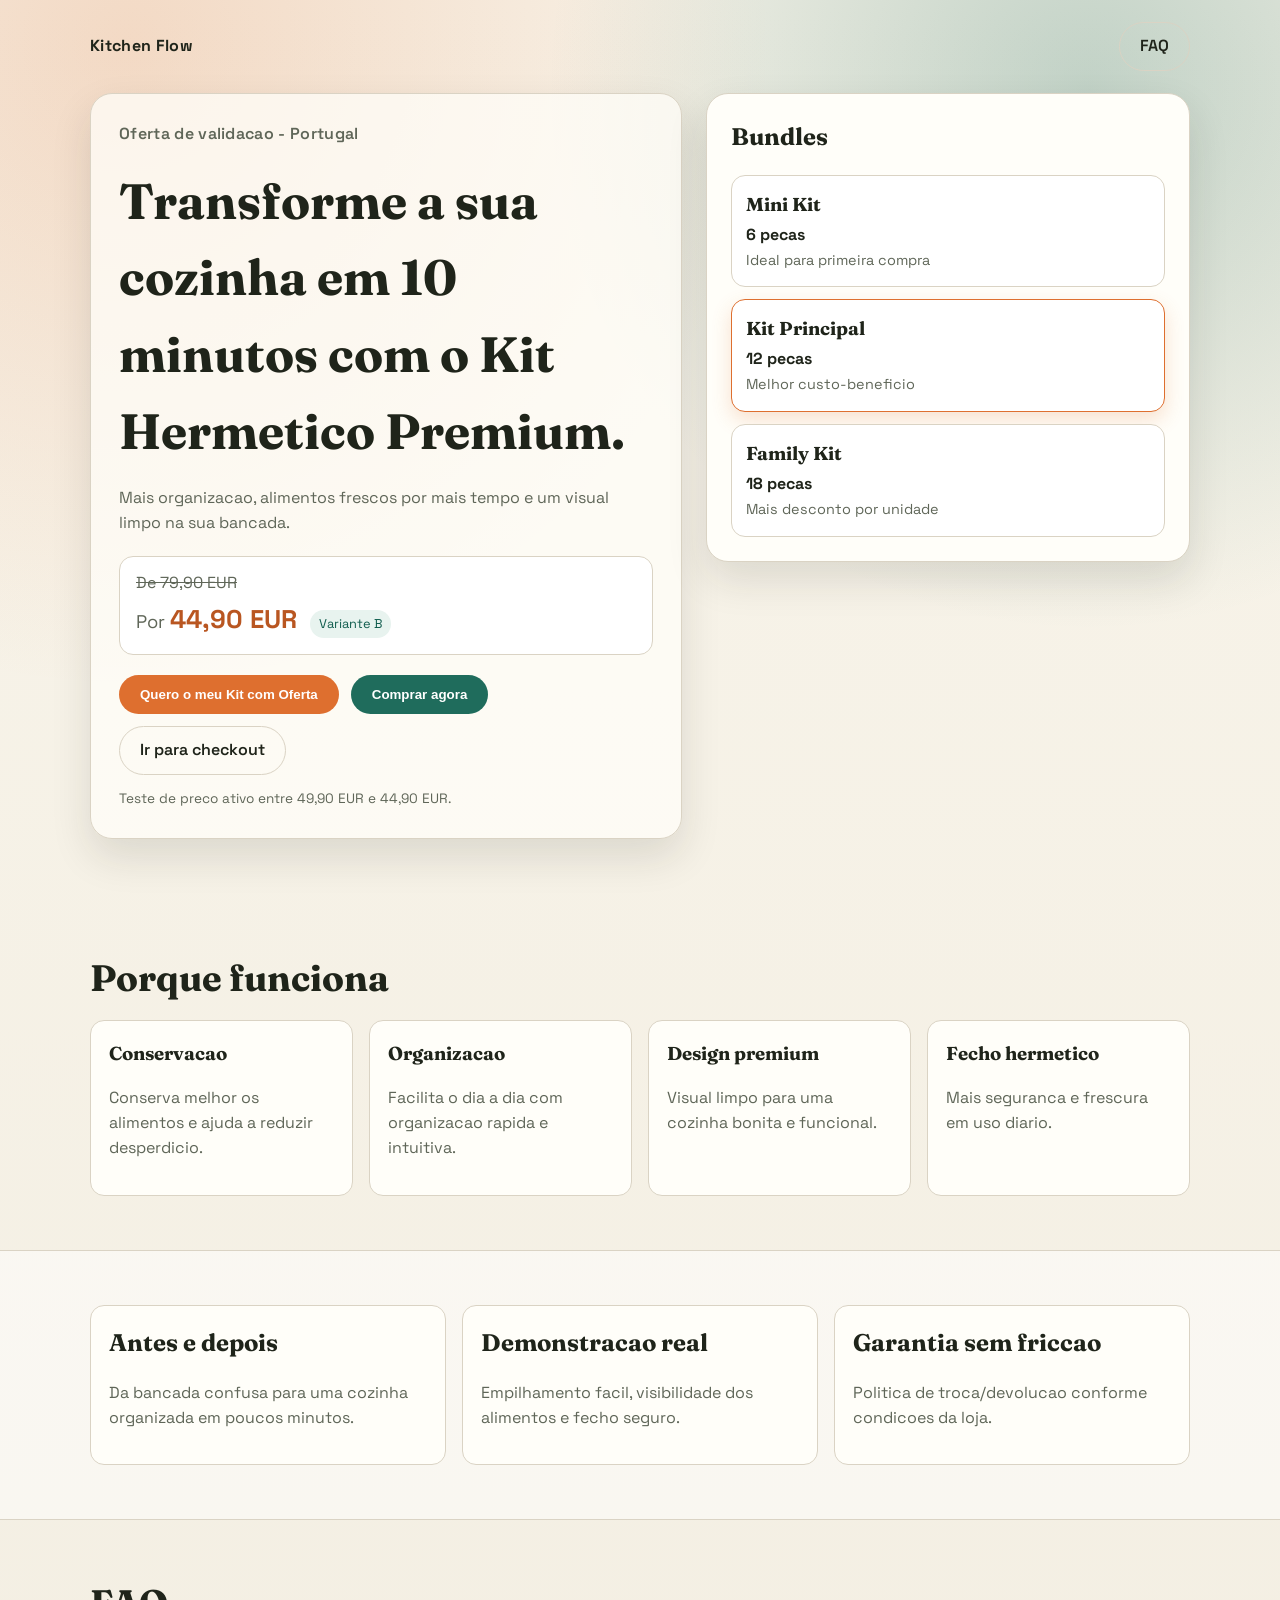
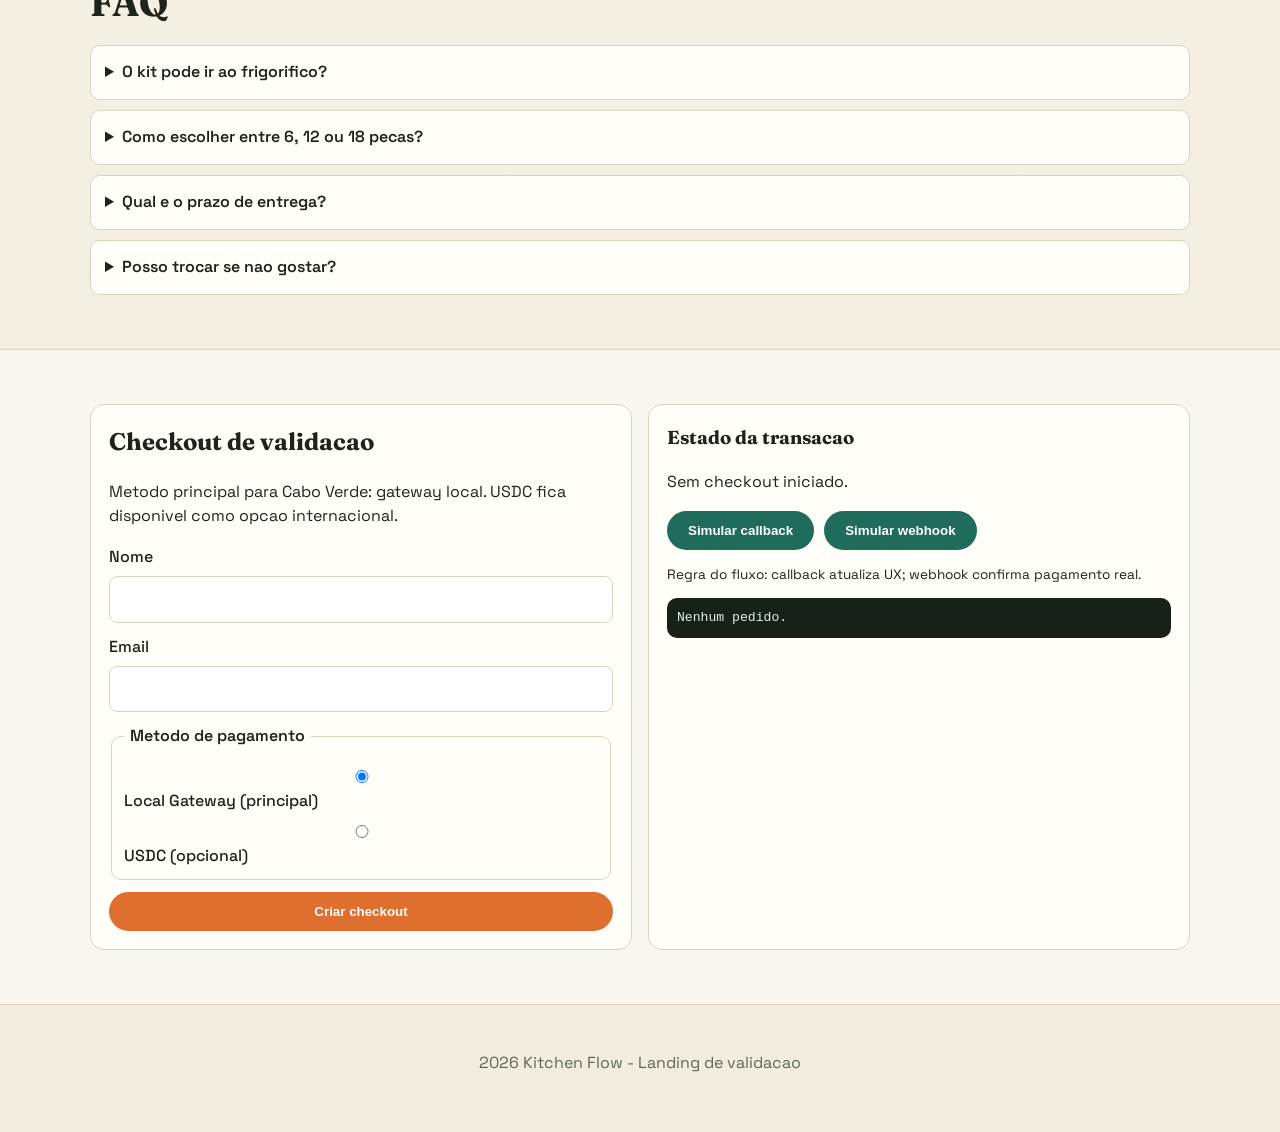
<file: antigravity/ecommerce-internacional-pt/index.html>
<!doctype html>
<html lang="pt-PT">
  <head>
    <meta charset="utf-8" />
    <meta name="viewport" content="width=device-width, initial-scale=1" />
    <title>Kit Hermetico Premium | Oferta Especial</title>
    <meta
      name="description"
      content="Organize a sua cozinha em minutos e conserve os alimentos por mais tempo com o Kit Hermetico Premium."
    />
    <link rel="preconnect" href="https://fonts.googleapis.com" />
    <link rel="preconnect" href="https://fonts.gstatic.com" crossorigin />
    <link
      href="https://fonts.googleapis.com/css2?family=Space+Grotesk:wght@400;500;600;700&family=Fraunces:opsz,wght@9..144,600;9..144,700&display=swap"
      rel="stylesheet"
    />
    <link rel="stylesheet" href="styles.css" />
  </head>
  <body>
    <header class="hero" id="topo">
      <div class="gradient"></div>
      <nav class="nav container">
        <div class="brand">Kitchen Flow</div>
        <a class="btn ghost" href="#faq">FAQ</a>
      </nav>

      <section class="container hero-grid">
        <div class="hero-copy">
          <p class="eyebrow">Oferta de validacao - Portugal</p>
          <h1>Transforme a sua cozinha em 10 minutos com o Kit Hermetico Premium.</h1>
          <p>
            Mais organizacao, alimentos frescos por mais tempo e um visual limpo na sua bancada.
          </p>
          <div class="price-box" aria-live="polite">
            <p class="anchor" id="preco-ancora">De 79,90 EUR</p>
            <p class="offer">
              Por <strong id="preco-oferta">49,90 EUR</strong>
              <span id="price-variant" class="variant-tag">Variante A</span>
            </p>
          </div>
          <div class="cta-row">
            <button class="btn primary" data-track="add_to_cart" type="button">Quero o meu Kit com Oferta</button>
            <button class="btn soft" data-track="initiate_checkout" type="button">Comprar agora</button>
            <a class="btn ghost" href="#checkout">Ir para checkout</a>
          </div>
          <p class="micro">Teste de preco ativo entre 49,90 EUR e 44,90 EUR.</p>
        </div>

        <aside class="hero-card">
          <h2>Bundles</h2>
          <div class="bundle mini">
            <h3>Mini Kit</h3>
            <p>6 pecas</p>
            <span>Ideal para primeira compra</span>
          </div>
          <div class="bundle featured" aria-label="Bundle principal">
            <h3>Kit Principal</h3>
            <p>12 pecas</p>
            <span>Melhor custo-beneficio</span>
          </div>
          <div class="bundle family">
            <h3>Family Kit</h3>
            <p>18 pecas</p>
            <span>Mais desconto por unidade</span>
          </div>
        </aside>
      </section>
    </header>

    <main>
      <section class="section container">
        <div class="section-head">
          <h2>Porque funciona</h2>
        </div>
        <div class="cards">
          <article class="card">
            <h3>Conservacao</h3>
            <p>Conserva melhor os alimentos e ajuda a reduzir desperdicio.</p>
          </article>
          <article class="card">
            <h3>Organizacao</h3>
            <p>Facilita o dia a dia com organizacao rapida e intuitiva.</p>
          </article>
          <article class="card">
            <h3>Design premium</h3>
            <p>Visual limpo para uma cozinha bonita e funcional.</p>
          </article>
          <article class="card">
            <h3>Fecho hermetico</h3>
            <p>Mais seguranca e frescura em uso diario.</p>
          </article>
        </div>
      </section>

      <section class="section alt">
        <div class="container trust-grid">
          <article class="trust-card">
            <h2>Antes e depois</h2>
            <p>Da bancada confusa para uma cozinha organizada em poucos minutos.</p>
          </article>
          <article class="trust-card">
            <h2>Demonstracao real</h2>
            <p>Empilhamento facil, visibilidade dos alimentos e fecho seguro.</p>
          </article>
          <article class="trust-card">
            <h2>Garantia sem friccao</h2>
            <p>Politica de troca/devolucao conforme condicoes da loja.</p>
          </article>
        </div>
      </section>

      <section class="section container" id="faq">
        <div class="section-head">
          <h2>FAQ</h2>
        </div>
        <div class="faq">
          <details>
            <summary>O kit pode ir ao frigorifico?</summary>
            <p>Sim, o kit foi pensado para uso diario e organizacao segura dos alimentos.</p>
          </details>
          <details>
            <summary>Como escolher entre 6, 12 ou 18 pecas?</summary>
            <p>A maioria das pessoas comeca no Kit 12 pecas pelo melhor equilibrio entre valor e utilidade.</p>
          </details>
          <details>
            <summary>Qual e o prazo de entrega?</summary>
            <p>O prazo e informado no checkout e na confirmacao do pedido.</p>
          </details>
          <details>
            <summary>Posso trocar se nao gostar?</summary>
            <p>Sim, aplicamos politica de troca/devolucao conforme condicoes da loja.</p>
          </details>
        </div>
      </section>

      <section class="section alt" id="checkout">
        <div class="container checkout-grid">
          <article class="checkout-card">
            <h2>Checkout de validacao</h2>
            <p>
              Metodo principal para Cabo Verde: gateway local.
              USDC fica disponivel como opcao internacional.
            </p>
            <form id="checkout-form" class="checkout-form">
              <label>
                Nome
                <input type="text" name="customerName" required />
              </label>
              <label>
                Email
                <input type="email" name="customerEmail" required />
              </label>
              <fieldset>
                <legend>Metodo de pagamento</legend>
                <label class="radio-line">
                  <input type="radio" name="paymentMethod" value="local_gateway" checked />
                  Local Gateway (principal)
                </label>
                <label class="radio-line">
                  <input type="radio" name="paymentMethod" value="usdc" />
                  USDC (opcional)
                </label>
              </fieldset>
              <button class="btn primary" type="submit">Criar checkout</button>
            </form>
          </article>

          <article class="checkout-card">
            <h3>Estado da transacao</h3>
            <p id="order-status">Sem checkout iniciado.</p>
            <div class="checkout-actions">
              <button class="btn soft" type="button" id="callback-btn" disabled>Simular callback</button>
              <button class="btn soft" type="button" id="webhook-btn" disabled>Simular webhook</button>
            </div>
            <p class="micro">
              Regra do fluxo: callback atualiza UX; webhook confirma pagamento real.
            </p>
            <pre id="order-debug" class="order-debug">Nenhum pedido.</pre>
          </article>
        </div>
      </section>
    </main>

    <footer class="footer">
      <div class="container">
        <p>2026 Kitchen Flow - Landing de validacao</p>
      </div>
    </footer>

    <script src="scripts.js"></script>
  </body>
</html>
</file>
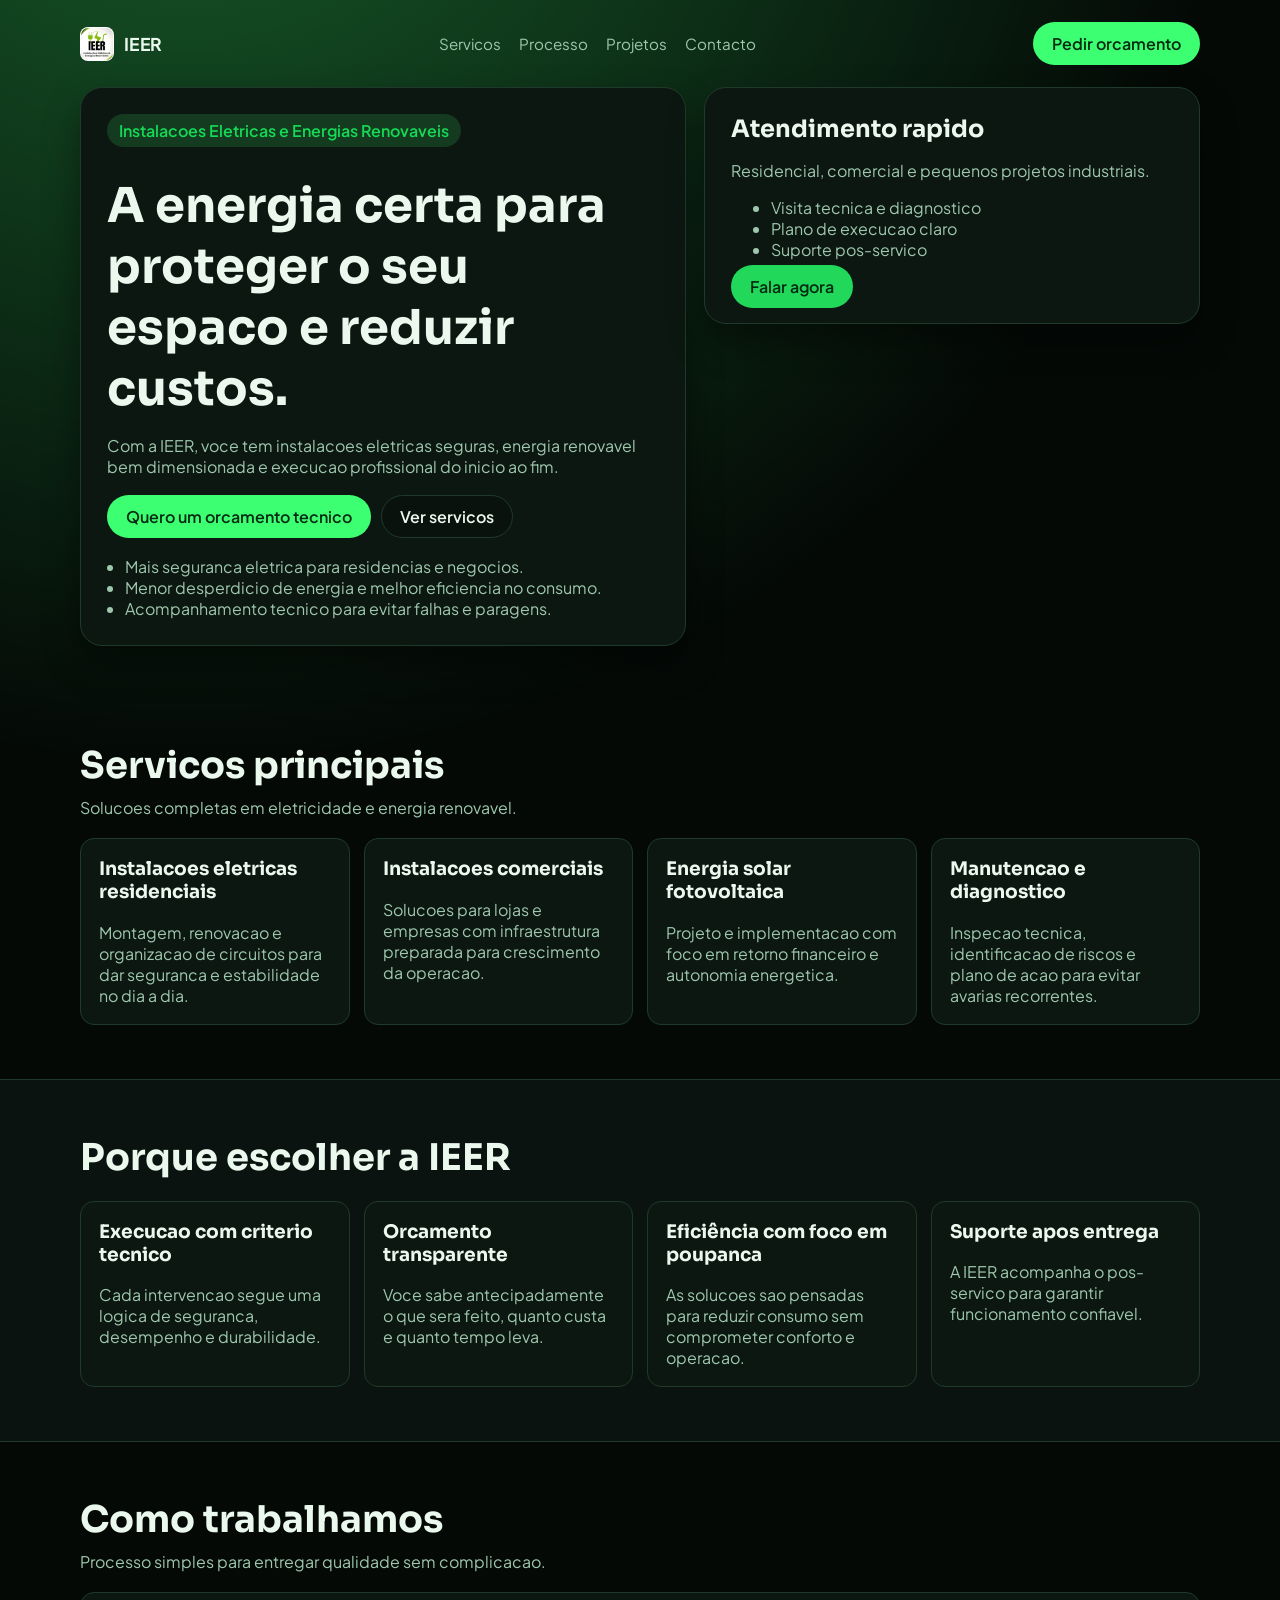
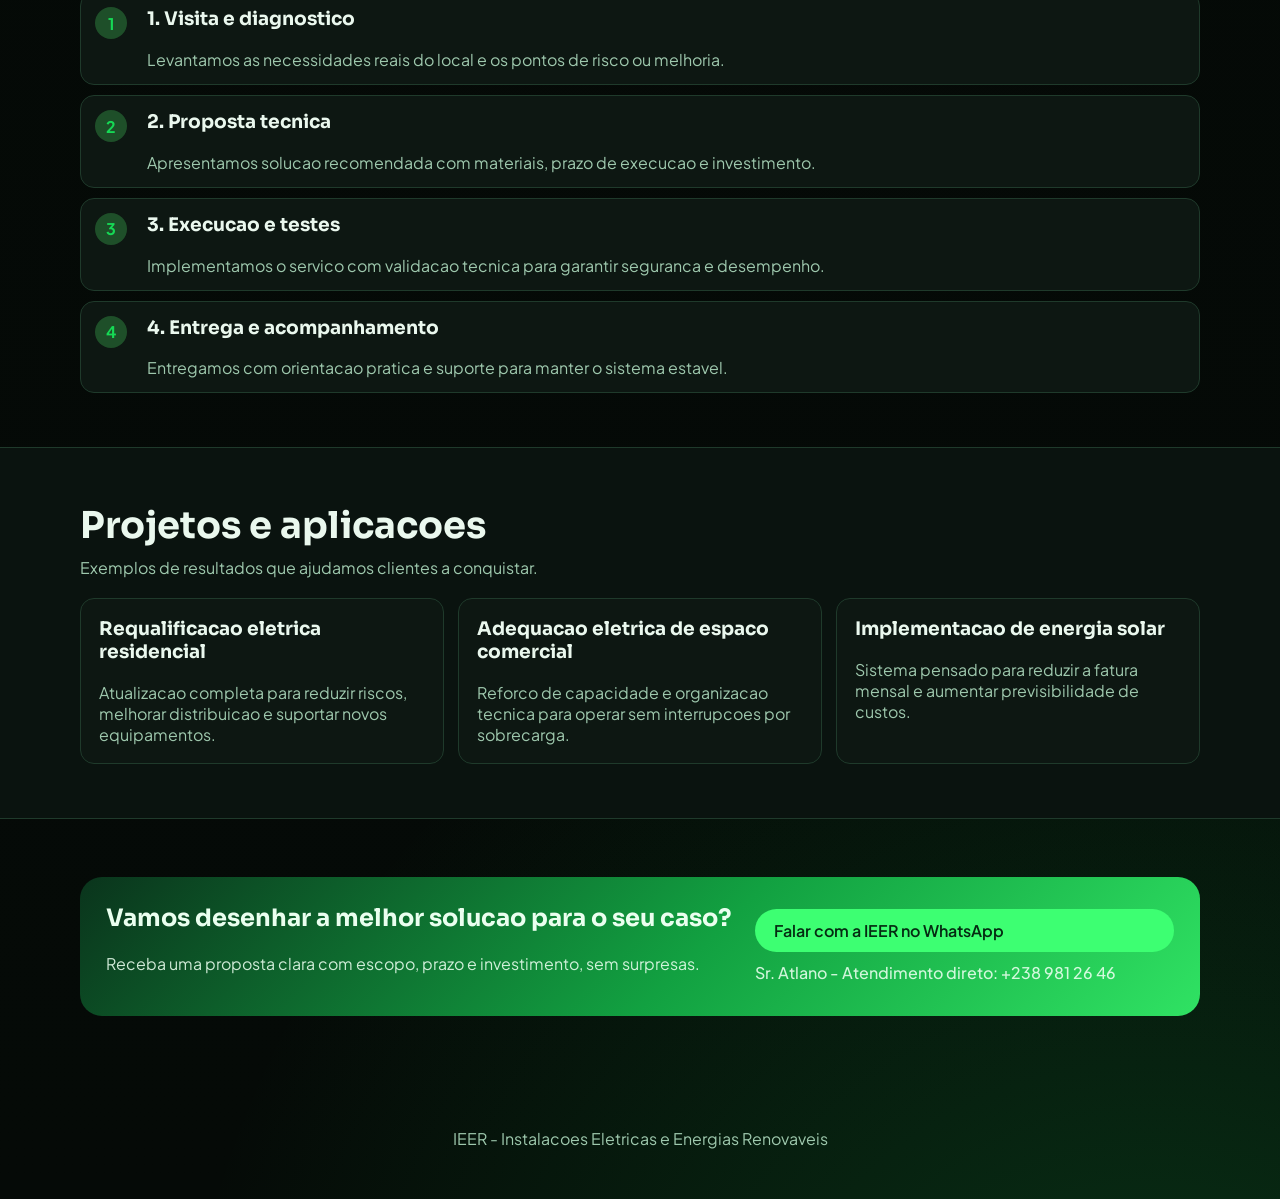
<file: antigravity/ieer-vendas/index.html>
<!doctype html>
<html lang="pt">
  <head>
    <meta charset="utf-8" />
    <meta name="viewport" content="width=device-width, initial-scale=1" />
    <title>IEER | Instalacoes Eletricas e Energias Renovaveis</title>
    <meta
      name="description"
      content="IEER do Sr. Atlano: instalacoes eletricas seguras, energia solar e solucoes renovaveis para residencias e empresas."
    />
    <link rel="preconnect" href="https://fonts.googleapis.com" />
    <link rel="preconnect" href="https://fonts.gstatic.com" crossorigin />
    <link
      href="https://fonts.googleapis.com/css2?family=Plus+Jakarta+Sans:wght@400;500;600;700&family=Sora:wght@600;700&display=swap"
      rel="stylesheet"
    />
    <link rel="stylesheet" href="styles.css" />
  </head>
  <body>
    <header class="hero" id="topo">
      <nav class="nav container">
        <div class="brand">
          <img class="brand-logo" src="assets/logo-ieer.webp" alt="Logo IEER" />
          <span data-text="brand">IEER</span>
        </div>
        <div class="nav-links">
          <a href="#servicos">Servicos</a>
          <a href="#processo">Processo</a>
          <a href="#projetos">Projetos</a>
          <a href="#contacto">Contacto</a>
        </div>
        <a class="btn primary" href="#contacto">Pedir orcamento</a>
      </nav>

      <section class="container hero-grid">
        <div class="hero-copy">
          <p class="badge" data-text="badge">Instalacoes Eletricas e Energias Renovaveis</p>
          <h1 data-text="headline">Energia segura, eficiente e pronta para o futuro.</h1>
          <p class="lead" data-text="subheadline">
            A IEER do Sr. Atlano instala, moderniza e otimiza sistemas eletricos com foco em seguranca,
            economia e sustentabilidade.
          </p>
          <div class="cta-group">
            <a class="btn primary" data-text="primaryCta" href="#contacto">Pedir orcamento</a>
            <a class="btn ghost" href="#servicos">Ver servicos</a>
          </div>
          <ul class="hero-highlights" id="hero-highlights"></ul>
        </div>

        <aside class="hero-card">
          <h2>Atendimento rapido</h2>
          <p>Residencial, comercial e pequenos projetos industriais.</p>
          <ul>
            <li>Visita tecnica e diagnostico</li>
            <li>Plano de execucao claro</li>
            <li>Suporte pos-servico</li>
          </ul>
          <a class="btn soft wa-link" href="#">Falar agora</a>
        </aside>
      </section>
    </header>

    <main>
      <section class="section container" id="servicos">
        <div class="section-head">
          <h2>Servicos principais</h2>
          <p>Solucoes completas em eletricidade e energia renovavel.</p>
        </div>
        <div class="cards" id="services-list"></div>
      </section>

      <section class="section alt" id="diferenciais">
        <div class="container">
          <div class="section-head">
            <h2>Porque escolher a IEER</h2>
          </div>
          <div class="cards" id="benefits-list"></div>
        </div>
      </section>

      <section class="section container" id="processo">
        <div class="section-head">
          <h2>Como trabalhamos</h2>
          <p>Processo simples para entregar qualidade sem complicacao.</p>
        </div>
        <div class="steps" id="steps-list"></div>
      </section>

      <section class="section alt" id="projetos">
        <div class="container">
          <div class="section-head">
            <h2>Projetos e aplicacoes</h2>
            <p>Exemplos de resultados que ajudamos clientes a conquistar.</p>
          </div>
          <div class="cards" id="projects-list"></div>
        </div>
      </section>

      <section class="section cta" id="contacto">
        <div class="container cta-box">
          <div>
            <h2 data-text="finalCtaTitle">Pronto para melhorar a energia do seu espaco?</h2>
            <p data-text="finalCtaText">
              Fale com a IEER e receba uma proposta ajustada ao seu caso.
            </p>
          </div>
          <div class="cta-actions">
            <a class="btn primary wa-link" data-text="contactCta" href="#">Pedir orcamento no WhatsApp</a>
            <p class="contact-line" id="contact-line"></p>
          </div>
        </div>
      </section>
    </main>

    <footer class="footer">
      <div class="container">
        <p data-text="footer">IEER - Instalacoes Eletricas e Energias Renovaveis</p>
      </div>
    </footer>

    <script src="scripts.js"></script>
  </body>
</html>
</file>
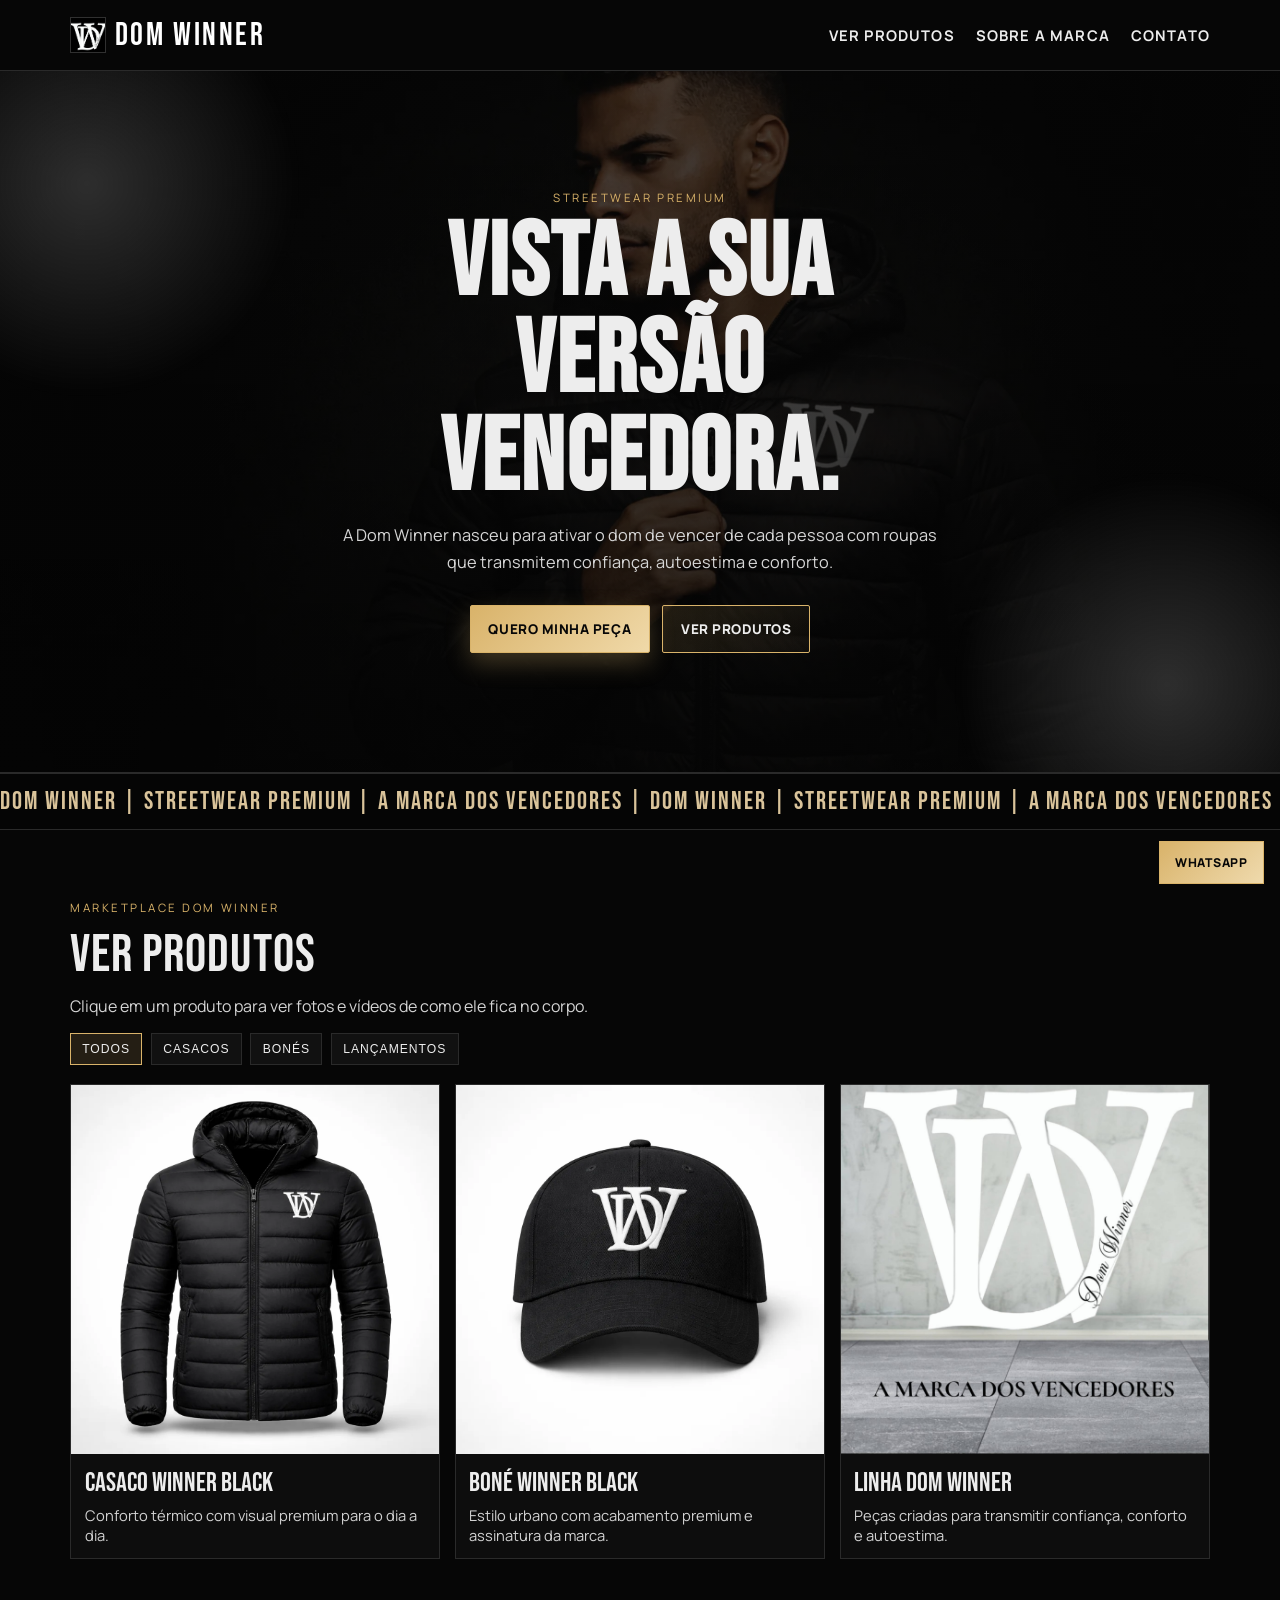
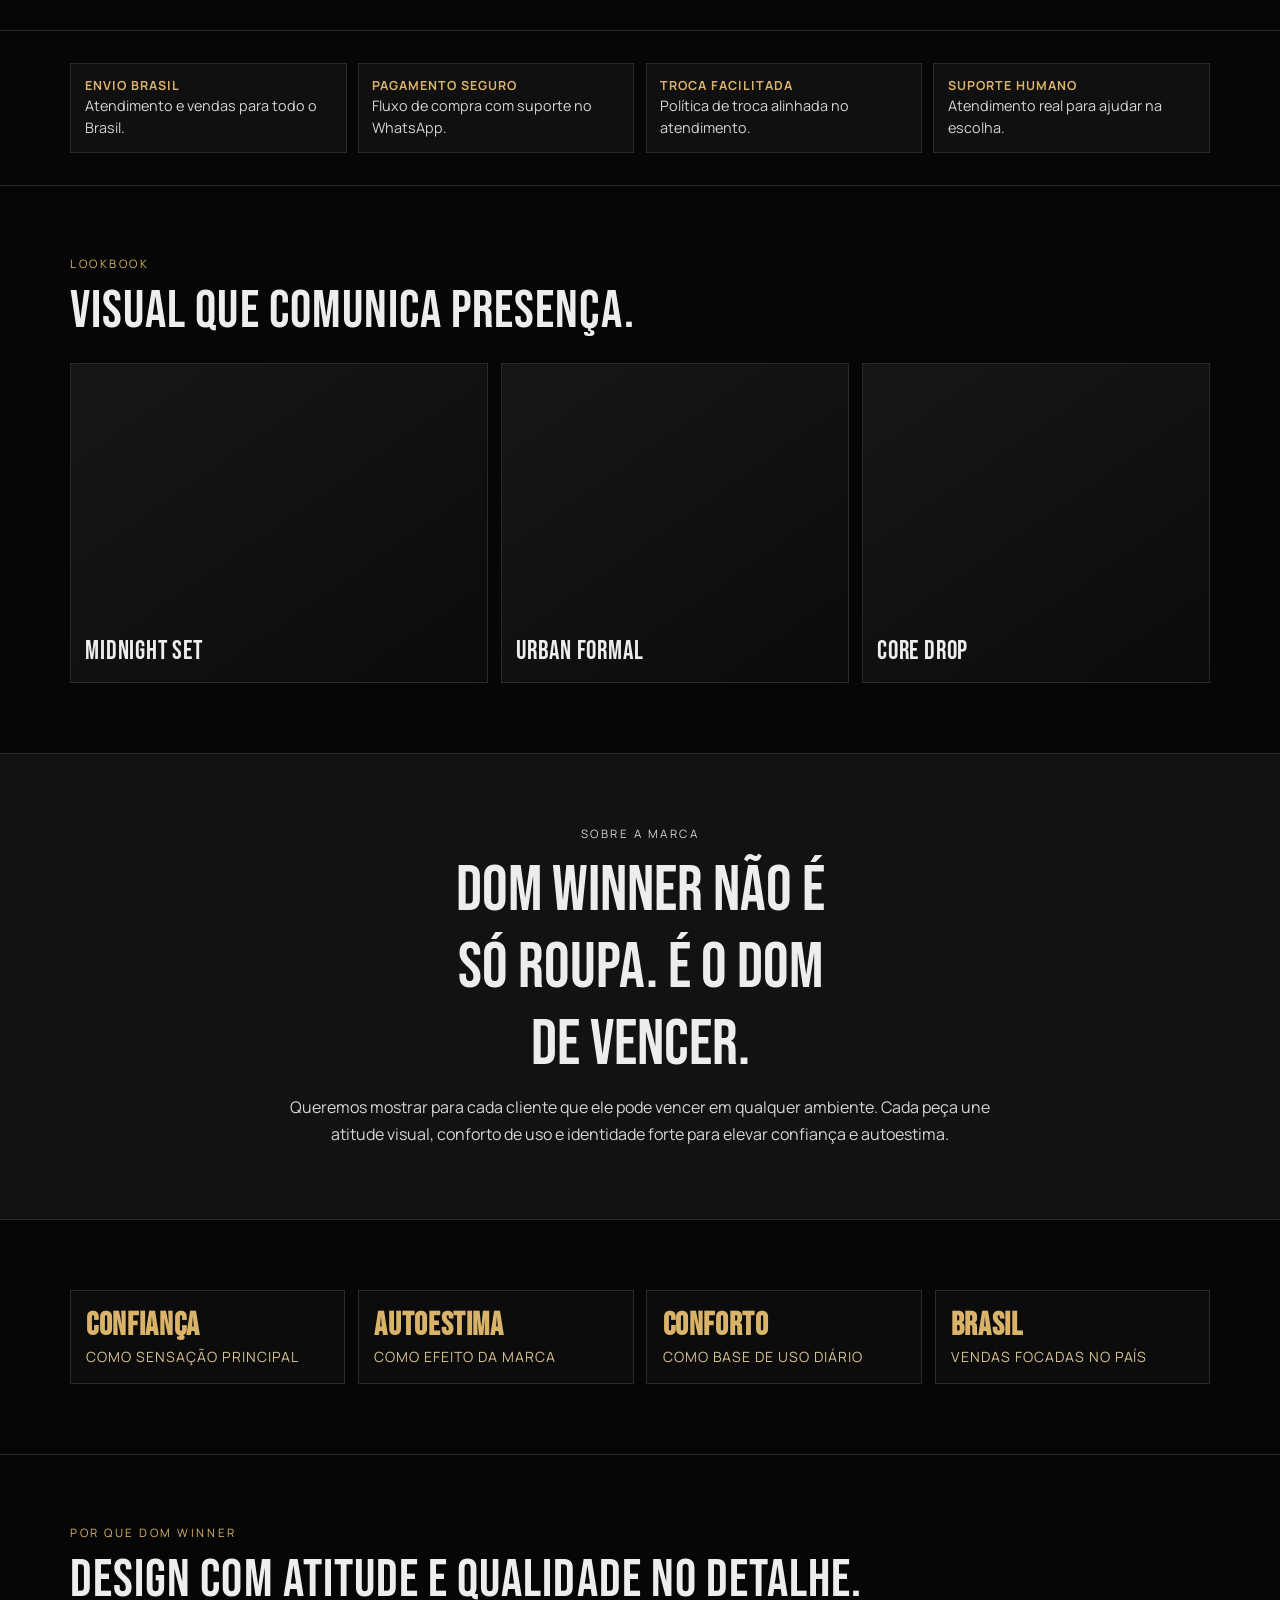
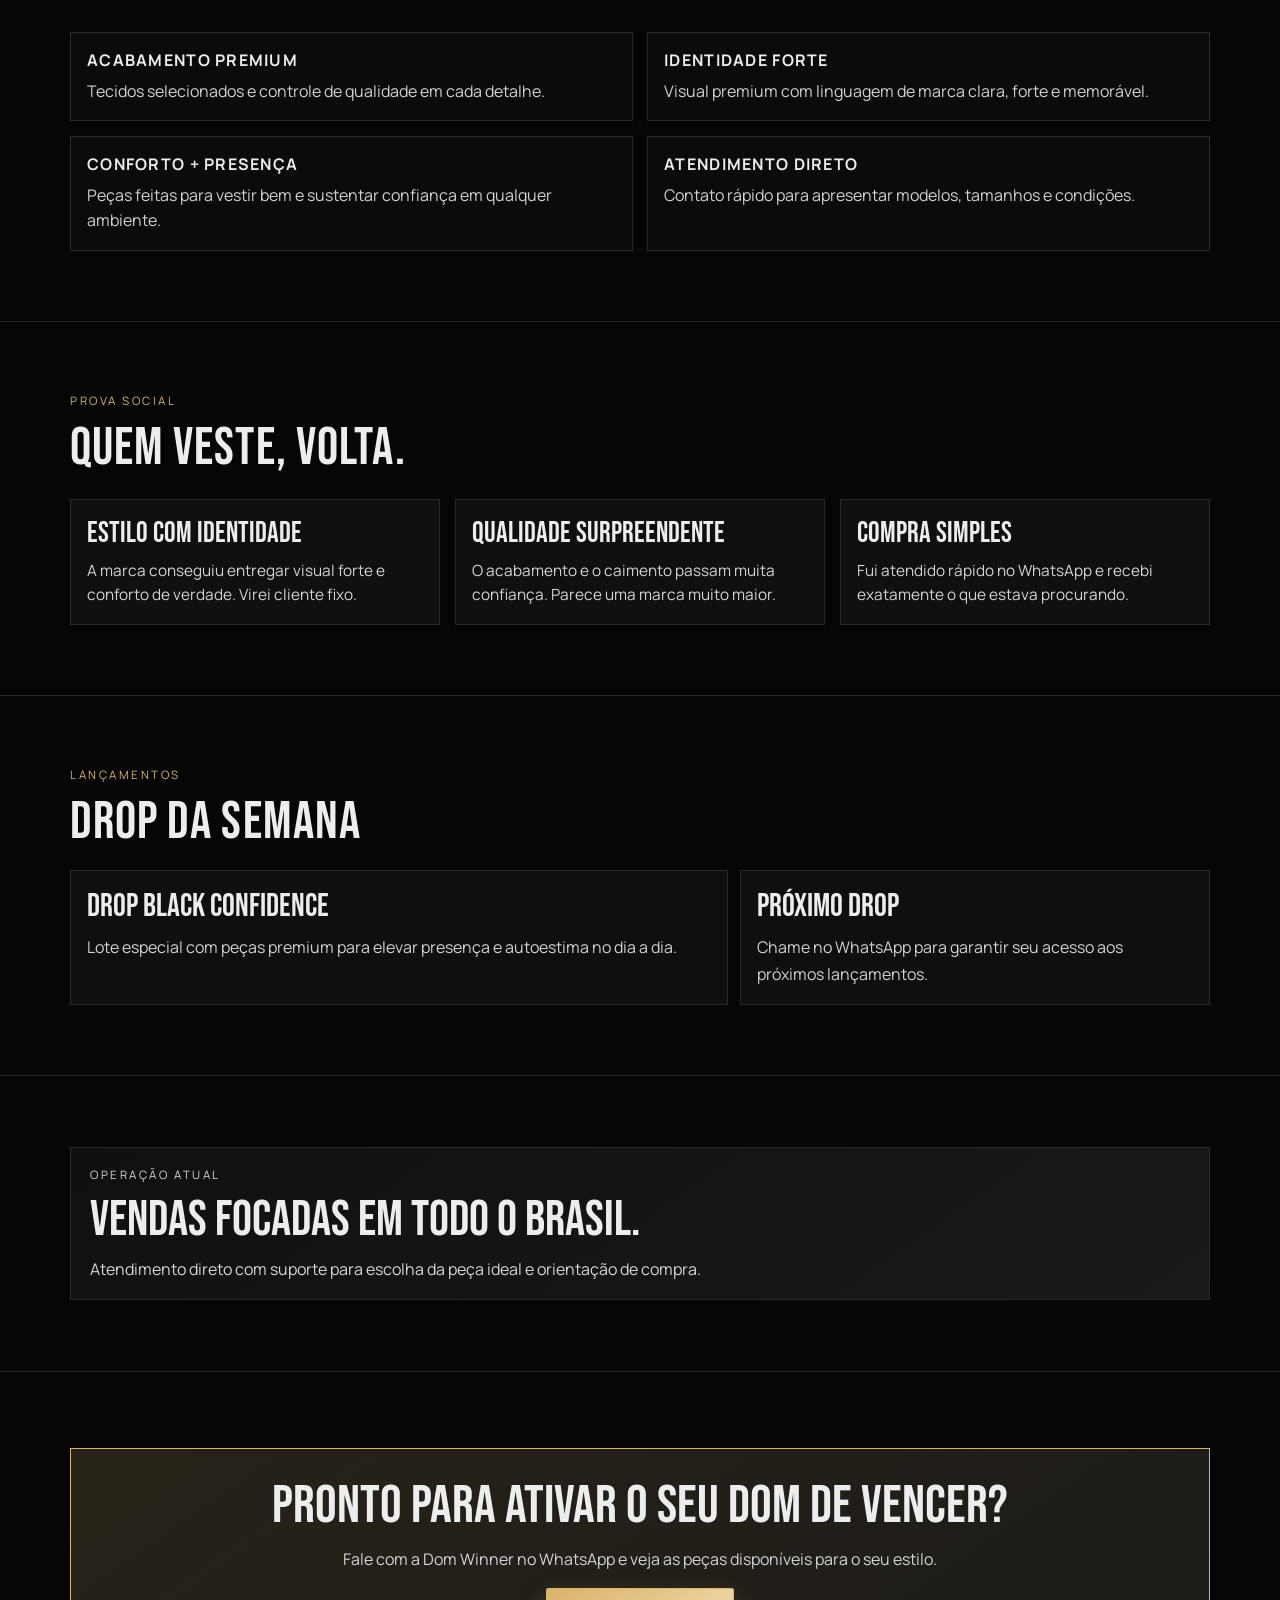
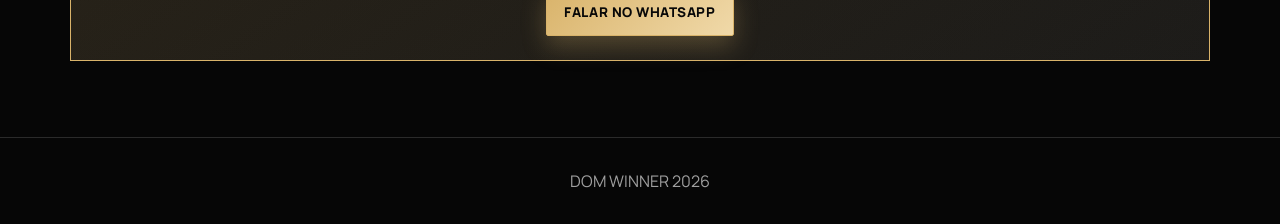
<file: standalone/dom-winner/index.html>
﻿<!doctype html>
<html lang="pt-BR">
  <head>
    <meta charset="UTF-8" />
    <meta name="viewport" content="width=device-width, initial-scale=1.0" />
    <title>Dom Winner | Streetwear Premium</title>
    <meta
      name="description"
      content="Dom Winner: marca de roupa com identidade forte, visual premium e atitude."
    />
    <link rel="preconnect" href="https://fonts.googleapis.com" />
    <link rel="preconnect" href="https://fonts.gstatic.com" crossorigin />
    <link
      href="https://fonts.googleapis.com/css2?family=Bebas+Neue&family=Manrope:wght@400;500;700;800&display=swap"
      rel="stylesheet"
    />
    <link rel="stylesheet" href="styles.css" />
  </head>
  <body>
    <header class="topbar">
      <div class="container nav">
        <a href="#topo" class="brand" aria-label="Dom Winner">
          <img src="assets/logo-main.jpeg" alt="Dom Winner" />
          <span>DOM WINNER</span>
        </a>
        <nav class="menu" aria-label="Principal">
          <a href="#produtos">Ver produtos</a>
          <a href="#sobre">Sobre a marca</a>
          <a href="#contato">Contato</a>
        </nav>
      </div>
    </header>

    <main id="topo">
      <section class="hero">
        <div class="grid-overlay"></div>
        <div class="spot spot-a"></div>
        <div class="spot spot-b"></div>
        <div class="container hero-content">
          <p class="kicker">Streetwear premium</p>
          <h1>Vista a sua versão vencedora.</h1>
          <p class="lead">
            A Dom Winner nasceu para ativar o dom de vencer de cada pessoa com roupas que transmitem confiança, autoestima e conforto.
          </p>
          <div class="actions">
            <a href="#contato" class="btn btn-light">Quero minha peça</a>
            <a href="#produtos" class="btn btn-ghost">Ver produtos</a>
          </div>
        </div>
      </section>

      <section class="marquee-section">
        <div class="marquee-track" id="marquee"></div>
      </section>

      <section id="produtos" class="section">
        <div class="container">
          <div class="section-head">
            <p class="kicker">Marketplace Dom Winner</p>
            <h2>Ver produtos</h2>
          </div>
          <p class="proof-note">
            Clique em um produto para ver fotos e vídeos de como ele fica no corpo.
          </p>
          <div class="category-nav" id="category-nav"></div>
          <div class="product-grid" id="products"></div>
        </div>
      </section>

      <section class="section trust-strip">
        <div class="container trust-grid" id="trust-points"></div>
      </section>

      <section class="section lookbook">
        <div class="container">
          <div class="section-head">
            <p class="kicker">Lookbook</p>
            <h2>Visual que comunica presença.</h2>
          </div>
          <div class="lookbook-grid" id="lookbook"></div>
        </div>
      </section>

      <section id="sobre" class="section alt">
        <div class="container manifesto">
          <p class="kicker">Sobre a marca</p>
          <h2>Dom Winner não é só roupa. É o dom de vencer.</h2>
          <p>
            Queremos mostrar para cada cliente que ele pode vencer em qualquer ambiente. Cada peça une atitude visual, conforto de uso e identidade forte para elevar confiança e autoestima.
          </p>
        </div>
      </section>

      <section class="section metrics">
        <div class="container metrics-grid" id="metrics"></div>
      </section>

      <section class="section">
        <div class="container">
          <div class="section-head">
            <p class="kicker">Por que Dom Winner</p>
            <h2>Design com atitude e qualidade no detalhe.</h2>
          </div>
          <div class="bullets" id="benefits"></div>
        </div>
      </section>

      <section class="section testimonials">
        <div class="container">
          <div class="section-head">
            <p class="kicker">Prova social</p>
            <h2>Quem veste, volta.</h2>
          </div>
          <div class="cards" id="testimonials"></div>
        </div>
      </section>

      <section class="section drops">
        <div class="container">
          <div class="section-head">
            <p class="kicker">Lançamentos</p>
            <h2>Drop da semana</h2>
          </div>
          <div class="drop-grid" id="weekly-drop"></div>
        </div>
      </section>

      <section class="section shipping">
        <div class="container shipping-box">
          <p class="kicker">Operação atual</p>
          <h2>Vendas focadas em todo o Brasil.</h2>
          <p>Atendimento direto com suporte para escolha da peça ideal e orientação de compra.</p>
        </div>
      </section>

      <section id="contato" class="cta">
        <div class="container cta-box">
          <h2>Pronto para ativar o seu dom de vencer?</h2>
          <p>Fale com a Dom Winner no WhatsApp e veja as peças disponíveis para o seu estilo.</p>
          <a class="btn btn-light" href="#" id="cta-link">Falar no WhatsApp</a>
        </div>
      </section>
    </main>

    <footer class="footer">
      <div class="container">
        <p>DOM WINNER <span id="year"></span></p>
      </div>
    </footer>

    <div class="modal" id="product-modal" aria-hidden="true">
      <div class="modal-box">
        <button class="modal-close" id="modal-close" aria-label="Fechar">x</button>
        <div class="modal-media" id="modal-media"></div>
        <div class="modal-content">
          <h3 id="modal-title"></h3>
          <p id="modal-description"></p>
          <ul class="modal-details" id="modal-details"></ul>
          <p class="modal-combine-title">Combine com</p>
          <div class="modal-combine" id="modal-combine"></div>
          <a href="#" class="btn btn-light" id="modal-cta">Pedir no WhatsApp</a>
          <button type="button" class="btn btn-ghost modal-close-secondary" id="modal-close-secondary">Fechar</button>
        </div>
      </div>
    </div>

    <a href="#" id="floating-cta" class="floating-cta">WhatsApp</a>

    <script src="scripts.js"></script>
  </body>
</html>
</file>
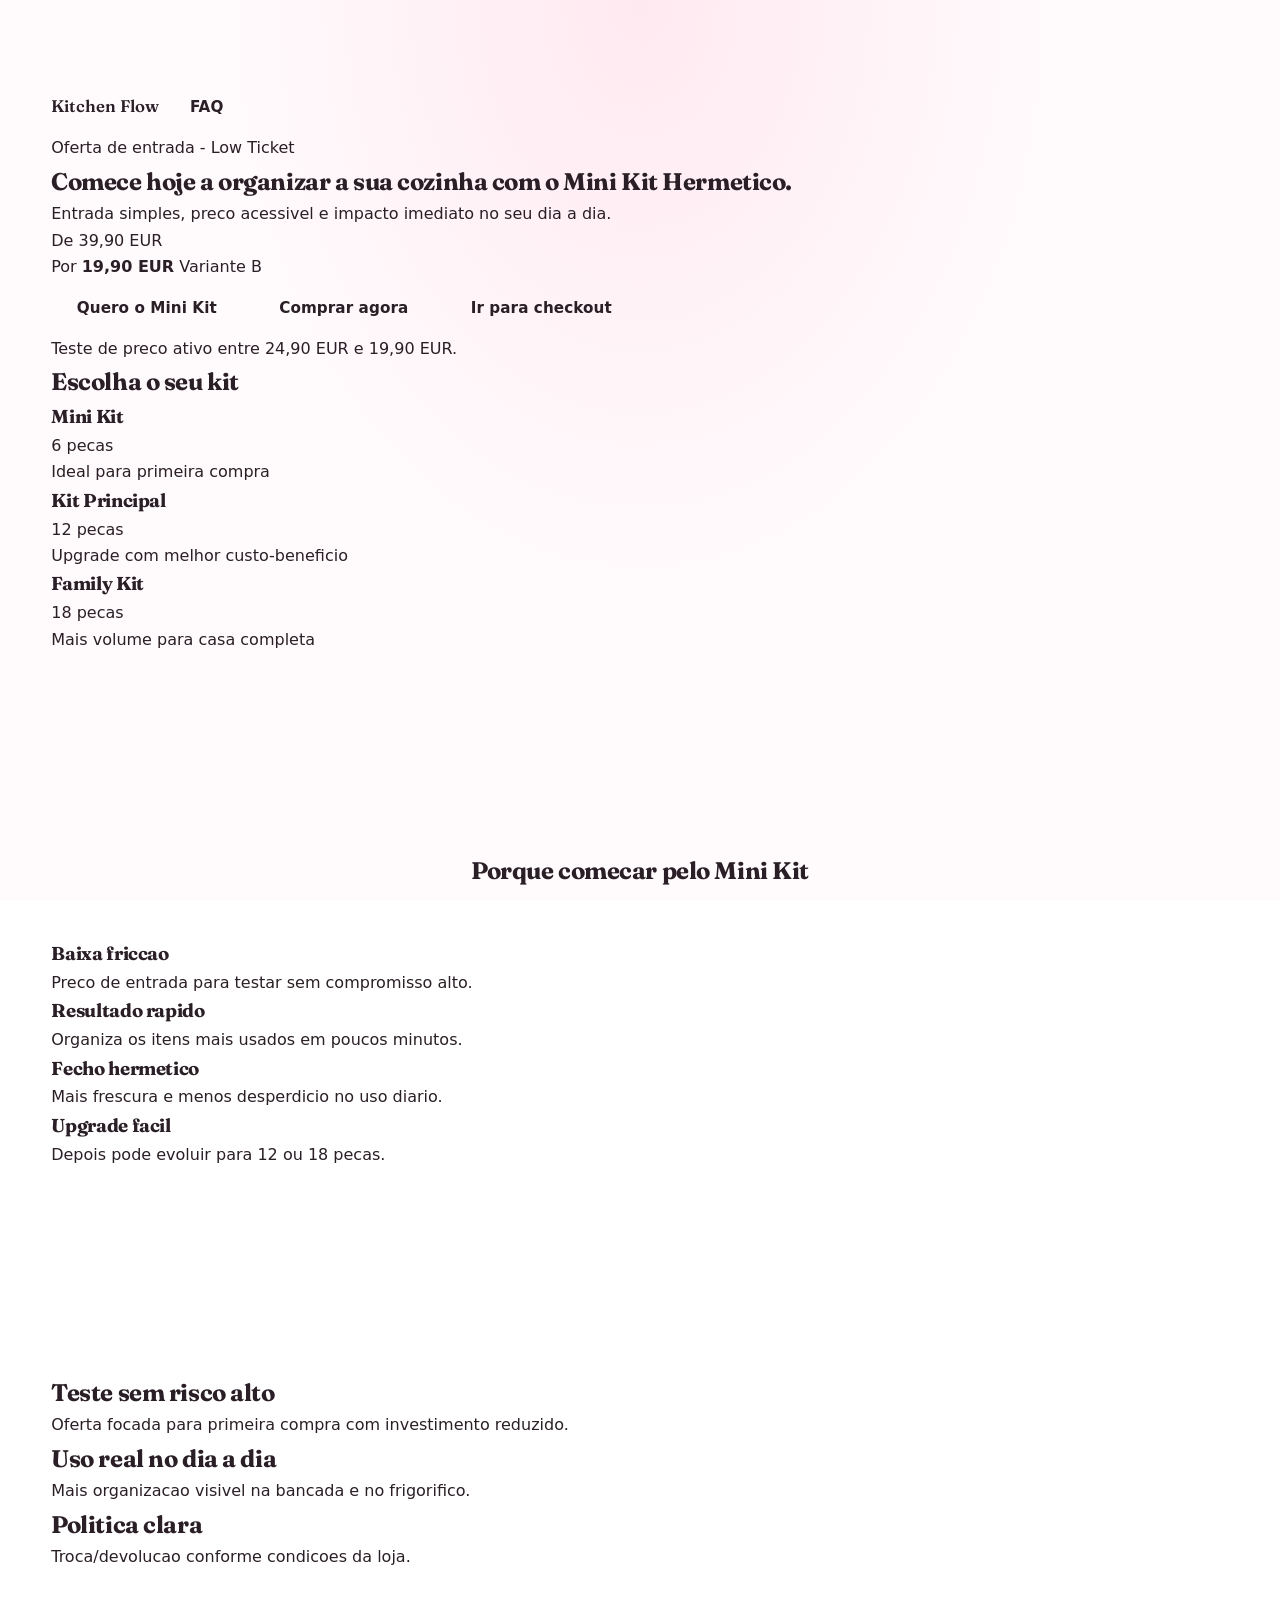
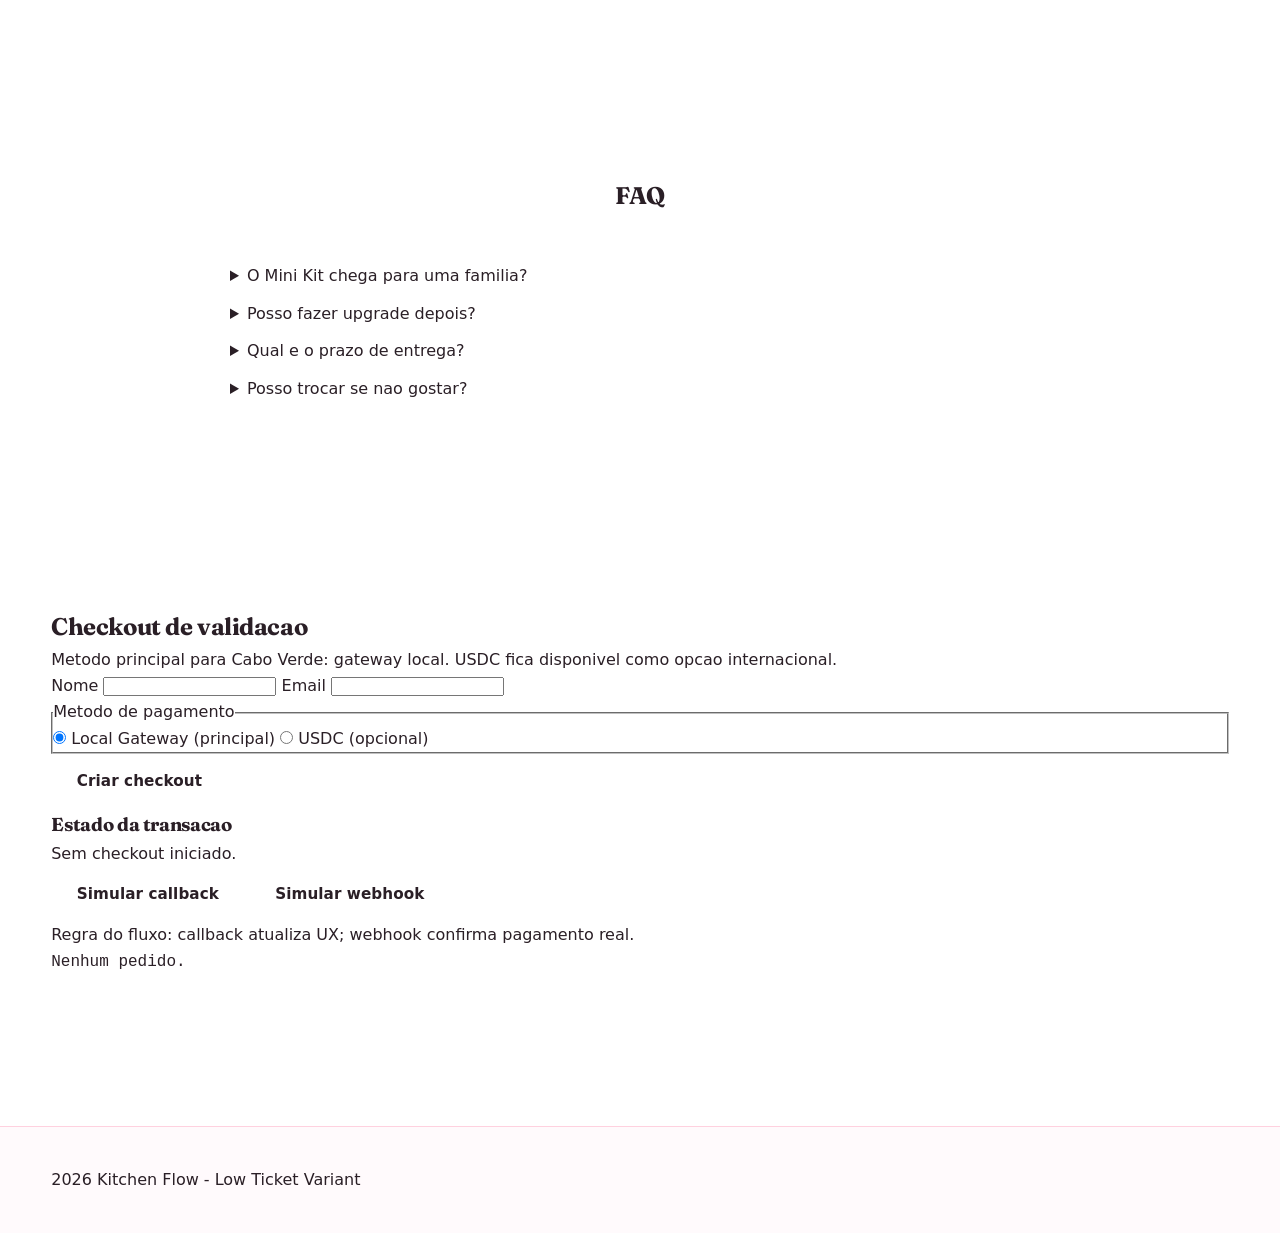
<file: low-ticket.html>
<!doctype html>
<html lang="pt-PT">
  <head>
    <meta charset="utf-8" />
    <meta name="viewport" content="width=device-width, initial-scale=1" />
    <title>Mini Kit Hermetico | Oferta Low Ticket</title>
    <meta
      name="description"
      content="Oferta low ticket para organizar a sua cozinha com o Mini Kit Hermetico."
    />
    <link rel="preconnect" href="https://fonts.googleapis.com" />
    <link rel="preconnect" href="https://fonts.gstatic.com" crossorigin />
    <link
      href="https://fonts.googleapis.com/css2?family=Space+Grotesk:wght@400;500;600;700&family=Fraunces:opsz,wght@9..144,600;9..144,700&display=swap"
      rel="stylesheet"
    />
    <link rel="stylesheet" href="styles.css" />
  </head>
  <body
    data-offer-type="low_ticket"
    data-product-id="mini-kit-hermetico"
    data-bundle-id="6"
    data-price-a="24,90 EUR"
    data-price-b="19,90 EUR"
    data-anchor-price="39,90 EUR"
  >
    <header class="hero" id="topo">
      <div class="gradient"></div>
      <nav class="nav container">
        <div class="brand">Kitchen Flow</div>
        <a class="btn ghost" href="#faq">FAQ</a>
      </nav>

      <section class="container hero-grid">
        <div class="hero-copy">
          <p class="eyebrow">Oferta de entrada - Low Ticket</p>
          <h1>Comece hoje a organizar a sua cozinha com o Mini Kit Hermetico.</h1>
          <p>
            Entrada simples, preco acessivel e impacto imediato no seu dia a dia.
          </p>
          <div class="price-box" aria-live="polite">
            <p class="anchor" id="preco-ancora">De 39,90 EUR</p>
            <p class="offer">
              Por <strong id="preco-oferta">24,90 EUR</strong>
              <span id="price-variant" class="variant-tag">Variante A</span>
            </p>
          </div>
          <div class="cta-row">
            <button class="btn primary" data-track="add_to_cart" type="button">Quero o Mini Kit</button>
            <button class="btn soft" data-track="initiate_checkout" type="button">Comprar agora</button>
            <a class="btn ghost" href="#checkout">Ir para checkout</a>
          </div>
          <p class="micro">Teste de preco ativo entre 24,90 EUR e 19,90 EUR.</p>
        </div>

        <aside class="hero-card">
          <h2>Escolha o seu kit</h2>
          <div class="bundle featured" aria-label="Bundle principal low ticket">
            <h3>Mini Kit</h3>
            <p>6 pecas</p>
            <span>Ideal para primeira compra</span>
          </div>
          <div class="bundle">
            <h3>Kit Principal</h3>
            <p>12 pecas</p>
            <span>Upgrade com melhor custo-beneficio</span>
          </div>
          <div class="bundle">
            <h3>Family Kit</h3>
            <p>18 pecas</p>
            <span>Mais volume para casa completa</span>
          </div>
        </aside>
      </section>
    </header>

    <main>
      <section class="section container">
        <div class="section-head">
          <h2>Porque comecar pelo Mini Kit</h2>
        </div>
        <div class="cards">
          <article class="card">
            <h3>Baixa friccao</h3>
            <p>Preco de entrada para testar sem compromisso alto.</p>
          </article>
          <article class="card">
            <h3>Resultado rapido</h3>
            <p>Organiza os itens mais usados em poucos minutos.</p>
          </article>
          <article class="card">
            <h3>Fecho hermetico</h3>
            <p>Mais frescura e menos desperdicio no uso diario.</p>
          </article>
          <article class="card">
            <h3>Upgrade facil</h3>
            <p>Depois pode evoluir para 12 ou 18 pecas.</p>
          </article>
        </div>
      </section>

      <section class="section alt">
        <div class="container trust-grid">
          <article class="trust-card">
            <h2>Teste sem risco alto</h2>
            <p>Oferta focada para primeira compra com investimento reduzido.</p>
          </article>
          <article class="trust-card">
            <h2>Uso real no dia a dia</h2>
            <p>Mais organizacao visivel na bancada e no frigorifico.</p>
          </article>
          <article class="trust-card">
            <h2>Politica clara</h2>
            <p>Troca/devolucao conforme condicoes da loja.</p>
          </article>
        </div>
      </section>

      <section class="section container" id="faq">
        <div class="section-head">
          <h2>FAQ</h2>
        </div>
        <div class="faq">
          <details>
            <summary>O Mini Kit chega para uma familia?</summary>
            <p>Para inicio, sim. Para volume maior, o Kit 12 pecas e mais indicado.</p>
          </details>
          <details>
            <summary>Posso fazer upgrade depois?</summary>
            <p>Sim, pode subir para 12 ou 18 pecas conforme necessidade.</p>
          </details>
          <details>
            <summary>Qual e o prazo de entrega?</summary>
            <p>Informado no checkout e na confirmacao do pedido.</p>
          </details>
          <details>
            <summary>Posso trocar se nao gostar?</summary>
            <p>Sim, aplicamos politica de troca/devolucao da loja.</p>
          </details>
        </div>
      </section>

      <section class="section alt" id="checkout">
        <div class="container checkout-grid">
          <article class="checkout-card">
            <h2>Checkout de validacao</h2>
            <p>
              Metodo principal para Cabo Verde: gateway local.
              USDC fica disponivel como opcao internacional.
            </p>
            <form id="checkout-form" class="checkout-form">
              <label>
                Nome
                <input type="text" name="customerName" required />
              </label>
              <label>
                Email
                <input type="email" name="customerEmail" required />
              </label>
              <fieldset>
                <legend>Metodo de pagamento</legend>
                <label class="radio-line">
                  <input type="radio" name="paymentMethod" value="local_gateway" checked />
                  Local Gateway (principal)
                </label>
                <label class="radio-line">
                  <input type="radio" name="paymentMethod" value="usdc" />
                  USDC (opcional)
                </label>
              </fieldset>
              <button class="btn primary" type="submit">Criar checkout</button>
            </form>
          </article>

          <article class="checkout-card">
            <h3>Estado da transacao</h3>
            <p id="order-status">Sem checkout iniciado.</p>
            <div class="checkout-actions">
              <button class="btn soft" type="button" id="callback-btn" disabled>Simular callback</button>
              <button class="btn soft" type="button" id="webhook-btn" disabled>Simular webhook</button>
            </div>
            <p class="micro">
              Regra do fluxo: callback atualiza UX; webhook confirma pagamento real.
            </p>
            <pre id="order-debug" class="order-debug">Nenhum pedido.</pre>
          </article>
        </div>
      </section>
    </main>

    <footer class="footer">
      <div class="container">
        <p>2026 Kitchen Flow - Low Ticket Variant</p>
      </div>
    </footer>

    <script src="scripts.js"></script>
  </body>
</html>
</file>
<file: styles.css>
/* =========================================================
   O Guia da Mãe de Primeira Viagem · Landing
   ========================================================= */

:root {
  /* Palette: warm pinks + cream + ink */
  --pink-50:  #fff5f8;
  --pink-100: #ffe9f0;
  --pink-200: #ffd1df;
  --pink-300: #f7b8cc;
  --pink-400: #ec8fb0;
  --pink-500: #db6f95;
  --pink-600: #c65b83;
  --pink-700: #9c3e63;

  --ink-900: #2a1f26;
  --ink-700: #4a3a44;
  --ink-500: #6f5d68;
  --ink-300: #9c8b94;

  --cream:   #fffafc;
  --white:   #ffffff;

  --gold:    #c9a96e; /* sutil, pra detalhes premium */

  --shadow-sm: 0 6px 14px rgba(68, 36, 52, 0.06);
  --shadow:    0 22px 50px rgba(68, 36, 52, 0.10);
  --shadow-lg: 0 36px 80px rgba(68, 36, 52, 0.18);

  --radius-sm: 12px;
  --radius:    18px;
  --radius-lg: 26px;
  --radius-xl: 36px;

  --ease: cubic-bezier(0.19, 1, 0.22, 1);

  --maxw: 1180px;
  --pad-x: clamp(1.25rem, 4vw, 2.5rem);
}

/* ---------- Reset ---------- */
*, *::before, *::after { box-sizing: border-box; margin: 0; padding: 0; }
html { scroll-behavior: smooth; -webkit-font-smoothing: antialiased; }
body {
  font-family: "Plus Jakarta Sans", "Segoe UI", system-ui, sans-serif;
  font-size: 16px;
  line-height: 1.65;
  color: var(--ink-900);
  background:
    radial-gradient(ellipse at top, var(--pink-100) 0%, var(--cream) 45%);
  background-attachment: fixed;
  position: relative;
  overflow-x: hidden;
}
img { max-width: 100%; display: block; }
a { color: inherit; text-decoration: none; }
button { font: inherit; background: none; border: 0; color: inherit; cursor: pointer; }
ul, ol { list-style: none; }

::selection { background: var(--pink-300); color: var(--ink-900); }

.container { width: min(var(--maxw), 92vw); margin: 0 auto; }

/* ---------- Ambient lights ---------- */
.ambient {
  position: fixed;
  border-radius: 50%;
  filter: blur(80px);
  pointer-events: none;
  z-index: -1;
  opacity: 0.5;
}
.ambient-a { width: 400px; height: 400px; background: var(--pink-200); top: -100px; right: -80px; animation: drift 16s ease-in-out infinite alternate; }
.ambient-b { width: 320px; height: 320px; background: var(--pink-100); bottom: 10%; left: -120px; animation: drift 20s ease-in-out infinite alternate-reverse; }
.ambient-c { width: 280px; height: 280px; background: rgba(201, 169, 110, 0.16); top: 40%; right: 10%; animation: drift 24s ease-in-out infinite alternate; }
@keyframes drift {
  from { transform: translate(0, 0); }
  to   { transform: translate(40px, -30px); }
}

/* ---------- Typography ---------- */
.kicker {
  display: inline-flex;
  align-items: center;
  gap: 0.55rem;
  font-size: 0.72rem;
  font-weight: 700;
  letter-spacing: 0.18em;
  text-transform: uppercase;
  color: var(--pink-600);
  margin-bottom: 1rem;
}
.kicker__dot {
  width: 6px; height: 6px;
  border-radius: 50%;
  background: var(--pink-400);
  box-shadow: 0 0 12px rgba(236, 143, 176, 0.55);
}

h1, h2, h3, h4 {
  font-family: "Fraunces", Georgia, serif;
  letter-spacing: -0.018em;
  color: var(--ink-900);
}
.display {
  font-weight: 500;
  font-size: clamp(2rem, 5vw, 3.6rem);
  line-height: 1.05;
}
.display--md { font-size: clamp(1.7rem, 3.6vw, 2.6rem); line-height: 1.1; }
.display em {
  font-style: italic;
  color: var(--pink-600);
  font-weight: 500;
}
.display__strong {
  font-weight: 600;
  color: var(--pink-700);
}
.lead {
  font-size: 1.05rem;
  line-height: 1.7;
  color: var(--ink-700);
  max-width: 56ch;
}
.lead strong { color: var(--ink-900); font-weight: 600; }
.lead em { color: var(--pink-600); font-style: italic; }

/* ---------- Buttons ---------- */
.btn {
  display: inline-flex;
  align-items: center;
  gap: 0.5rem;
  padding: 0.95rem 1.6rem;
  border-radius: 999px;
  font-weight: 600;
  font-size: 0.95rem;
  letter-spacing: 0.005em;
  transition: all 350ms var(--ease);
  white-space: nowrap;
  font-family: inherit;
}
.btn--primary {
  background: linear-gradient(135deg, var(--pink-500), var(--pink-700));
  color: var(--white);
  box-shadow: 0 14px 30px rgba(198, 91, 131, 0.35);
}
.btn--primary:hover {
  transform: translateY(-2px);
  box-shadow: 0 20px 40px rgba(198, 91, 131, 0.45);
}
.btn--ghost {
  border: 1.5px solid var(--pink-300);
  color: var(--ink-700);
  background: transparent;
}
.btn--ghost:hover {
  border-color: var(--pink-500);
  background: var(--pink-50);
  color: var(--ink-900);
}
.btn--lg { padding: 1.15rem 2rem; font-size: 1rem; }

/* ---------- Top bar ---------- */
.topbar {
  position: sticky;
  top: 0;
  z-index: 50;
  background: rgba(255, 250, 252, 0.85);
  backdrop-filter: blur(18px) saturate(140%);
  border-bottom: 1px solid rgba(247, 184, 204, 0.3);
  padding: 0.85rem var(--pad-x);
  display: flex;
  align-items: center;
  justify-content: space-between;
  gap: 1rem;
}
.brand {
  display: inline-flex;
  align-items: center;
  gap: 0.55rem;
  font-family: "Fraunces", Georgia, serif;
  font-weight: 600;
  font-size: 1.05rem;
  color: var(--ink-900);
}
.brand__icon {
  display: inline-grid;
  place-items: center;
  width: 2rem; height: 2rem;
  background: linear-gradient(135deg, var(--pink-300), var(--pink-500));
  color: var(--white);
  border-radius: 8px;
  font-size: 1rem;
}
.topbar__nav {
  display: flex;
  align-items: center;
  gap: 1.5rem;
}
.topbar__nav a {
  font-size: 0.88rem;
  color: var(--ink-700);
  font-weight: 500;
  transition: color 250ms var(--ease);
}
.topbar__nav a:hover { color: var(--pink-600); }
.topbar__cta {
  background: linear-gradient(135deg, var(--pink-500), var(--pink-700));
  color: var(--white) !important;
  padding: 0.55rem 1.05rem;
  border-radius: 999px;
  font-weight: 700 !important;
  font-size: 0.82rem !important;
  box-shadow: 0 8px 20px rgba(198, 91, 131, 0.32);
}
.topbar__cta:hover { transform: translateY(-1px); color: var(--white) !important; }

@media (max-width: 720px) {
  .topbar__nav a:not(.topbar__cta) { display: none; }
}

/* ---------- HERO ---------- */
.hero {
  position: relative;
  padding: 5rem 0 6rem;
  overflow: hidden;
}
.hero__bg {
  position: absolute;
  inset: 0;
  background:
    radial-gradient(ellipse at 80% 30%, rgba(247, 184, 204, 0.4), transparent 55%),
    radial-gradient(ellipse at 20% 70%, rgba(255, 209, 223, 0.3), transparent 55%);
  pointer-events: none;
}
.hero__grid {
  position: relative;
  display: grid;
  grid-template-columns: 1.2fr 1fr;
  gap: clamp(2rem, 5vw, 4rem);
  align-items: center;
}
.hero__copy { display: flex; flex-direction: column; gap: 1rem; }
.hero__copy .display { margin: 0.5rem 0; }

.hero__pill-row {
  display: flex;
  flex-wrap: wrap;
  gap: 0.5rem;
  margin-top: 0.5rem;
}
.pill {
  padding: 0.45rem 0.95rem;
  background: var(--white);
  border: 1px solid var(--pink-200);
  border-radius: 999px;
  font-size: 0.78rem;
  font-weight: 600;
  color: var(--ink-700);
  box-shadow: var(--shadow-sm);
}

.price-card {
  margin-top: 1.5rem;
  padding: 1.5rem;
  background: var(--white);
  border-radius: var(--radius-lg);
  box-shadow: var(--shadow);
  border: 1px solid var(--pink-100);
}
.price-card__top {
  display: flex;
  justify-content: space-between;
  align-items: center;
  margin-bottom: 0.5rem;
  flex-wrap: wrap;
  gap: 0.5rem;
}
.price-card__label {
  font-size: 0.72rem;
  font-weight: 700;
  letter-spacing: 0.16em;
  text-transform: uppercase;
  color: var(--pink-600);
}
.price-card__deadline {
  font-size: 0.78rem;
  color: var(--ink-700);
  font-style: italic;
  font-family: "Fraunces", serif;
}
.price-card__main {
  display: flex;
  align-items: baseline;
  gap: 0.85rem;
  margin: 0.5rem 0 1.2rem;
}
.price {
  font-family: "Fraunces", serif;
  font-size: clamp(2.2rem, 5vw, 3rem);
  font-weight: 600;
  letter-spacing: -0.025em;
  background: linear-gradient(135deg, var(--pink-500), var(--pink-700));
  -webkit-background-clip: text;
  background-clip: text;
  color: transparent;
  line-height: 1;
}
.price-card__compare {
  color: var(--ink-500);
  font-size: 0.95rem;
}
.price-card__compare s { color: var(--ink-300); }

.cta-row { display: flex; flex-wrap: wrap; gap: 0.7rem; }

.price-card__small {
  margin-top: 1rem;
  font-size: 0.82rem;
  color: var(--ink-500);
}

/* Hero visual (modelo segurando o livro) */
.hero__visual {
  position: relative;
  display: grid;
  place-items: center;
}
.hero__photo-wrap {
  position: relative;
  width: 100%;
  max-width: 460px;
  aspect-ratio: 2 / 3;
  border-radius: var(--radius-lg);
  overflow: hidden;
  box-shadow: var(--shadow-lg);
}
.hero__photo-wrap img {
  width: 100%; height: 100%; object-fit: cover;
}
.hero__photo-glow {
  position: absolute;
  inset: -20px;
  background: radial-gradient(50% 50% at 50% 50%, rgba(236, 143, 176, 0.4), transparent 60%);
  filter: blur(40px);
  z-index: -1;
  border-radius: 50%;
}
.hero__cover-mini {
  position: absolute;
  bottom: -30px;
  right: -20px;
  width: 140px;
  background: var(--white);
  padding: 10px;
  border-radius: 12px;
  box-shadow: var(--shadow);
  transform: rotate(-6deg);
  transition: transform 500ms var(--ease);
}
.hero__cover-mini:hover { transform: rotate(0deg) scale(1.04); }

/* ---------- Sections shared ---------- */
.section {
  padding: clamp(4rem, 8vw, 6.5rem) 0;
  position: relative;
}
.section.soft {
  background: linear-gradient(180deg, transparent, var(--cream) 30%, var(--cream) 70%, transparent);
}
.section-head {
  text-align: center;
  margin: 0 auto 3rem;
  max-width: 720px;
}
.section-head .display { margin: 0.5rem 0; }

/* ---------- STORY (a história / por que escrevi) ---------- */
.story__grid {
  display: grid;
  grid-template-columns: 1fr 1.2fr;
  gap: clamp(2rem, 5vw, 4rem);
  align-items: center;
}
.story__photo {
  position: relative;
  aspect-ratio: 3 / 5;
  max-height: 600px;
  border-radius: var(--radius-lg);
  overflow: hidden;
  box-shadow: var(--shadow-lg);
}
.story__photo img { width: 100%; height: 100%; object-fit: cover; }

.story__copy { display: flex; flex-direction: column; gap: 1rem; }
.story__copy p {
  font-size: 1.02rem;
  color: var(--ink-700);
  line-height: 1.75;
}
.story__copy p strong { color: var(--ink-900); font-weight: 600; }
.story__copy p em { color: var(--pink-600); font-style: italic; }

.story__dedication {
  margin: 1rem 0;
  padding: 1.5rem 1.6rem;
  background: var(--pink-50);
  border-left: 4px solid var(--pink-400);
  border-radius: var(--radius);
}
.story__dedication p {
  font-family: "Fraunces", serif;
  font-style: italic;
  font-size: 1.1rem;
  line-height: 1.55;
  color: var(--ink-900);
  margin: 0 0 0.65rem;
}
.story__dedication cite {
  font-size: 0.78rem;
  color: var(--pink-600);
  letter-spacing: 0.1em;
  text-transform: uppercase;
  font-style: normal;
  font-weight: 600;
}

/* ---------- PAIN (Godin storytelling) ---------- */
.pain__grid {
  display: grid;
  grid-template-columns: repeat(2, 1fr);
  gap: 1.25rem;
  margin-bottom: 2.5rem;
}
.pain__card {
  padding: 1.85rem;
  background: var(--white);
  border-radius: var(--radius);
  box-shadow: var(--shadow-sm);
  border: 1px solid var(--pink-100);
  transition: all 350ms var(--ease);
}
.pain__card:hover {
  transform: translateY(-3px);
  box-shadow: var(--shadow);
  border-color: var(--pink-200);
}
.pain__num {
  display: inline-block;
  font-family: "Fraunces", serif;
  font-size: 0.78rem;
  font-weight: 700;
  letter-spacing: 0.18em;
  color: var(--pink-500);
  margin-bottom: 0.85rem;
}
.pain__card h3 {
  font-size: 1.2rem;
  font-weight: 500;
  margin-bottom: 0.6rem;
  color: var(--ink-900);
}
.pain__card p { color: var(--ink-700); font-size: 0.95rem; line-height: 1.6; }

.pain__resolve {
  text-align: center;
  font-family: "Fraunces", serif;
  font-size: clamp(1.15rem, 2vw, 1.45rem);
  font-style: italic;
  color: var(--ink-900);
  max-width: 56ch;
  margin: 0 auto;
  line-height: 1.45;
}
.pain__resolve strong {
  font-style: normal;
  color: var(--pink-600);
  font-weight: 600;
}

/* ---------- STACK (value stack Hormozi) ---------- */
.stack {
  display: grid;
  grid-template-columns: 1.2fr 1fr;
  gap: clamp(1.5rem, 3vw, 2.5rem);
  align-items: start;
}
.stack__main {
  padding: 2.5rem;
  background: linear-gradient(150deg, var(--pink-50), var(--white));
  border-radius: var(--radius-lg);
  box-shadow: var(--shadow);
  border: 1.5px solid var(--pink-100);
}
.stack__label,
.bonuses__title {
  display: inline-block;
  font-family: "Fraunces", serif;
  font-size: 0.74rem;
  font-weight: 700;
  letter-spacing: 0.18em;
  text-transform: uppercase;
  color: var(--pink-600);
  margin-bottom: 1rem;
}
.stack__main h3 {
  font-size: clamp(1.4rem, 2.5vw, 1.75rem);
  margin-bottom: 0.5rem;
  font-weight: 500;
}
.stack__pitch {
  font-style: italic;
  font-family: "Fraunces", serif;
  color: var(--pink-600);
  margin-bottom: 1.5rem;
  font-size: 1.05rem;
}
.stack__list {
  display: flex;
  flex-direction: column;
  gap: 0.7rem;
  margin-bottom: 1.5rem;
}
.stack__list li {
  position: relative;
  padding-left: 1.3rem;
  color: var(--ink-700);
  font-size: 0.95rem;
  line-height: 1.55;
}
.stack__list li::before {
  content: "♡";
  position: absolute;
  left: 0;
  color: var(--pink-500);
  font-weight: 700;
}
.stack__list strong { color: var(--ink-900); font-weight: 700; }
.stack__value {
  padding-top: 1.25rem;
  border-top: 1px solid var(--pink-200);
  font-size: 0.92rem;
  color: var(--ink-500);
}

.bonuses { display: flex; flex-direction: column; gap: 1rem; }
.bonus {
  display: grid;
  grid-template-columns: auto 1fr;
  gap: 1rem;
  padding: 1.4rem 1.5rem;
  background: var(--white);
  border-radius: var(--radius);
  box-shadow: var(--shadow-sm);
  border: 1px solid var(--pink-100);
}
.bonus__num {
  display: inline-flex;
  align-items: center;
  justify-content: center;
  width: 2.4rem; height: 2.4rem;
  background: linear-gradient(135deg, var(--pink-400), var(--pink-600));
  color: var(--white);
  font-family: "Fraunces", serif;
  font-weight: 700;
  font-size: 0.85rem;
  border-radius: 8px;
  flex-shrink: 0;
}
.bonus h4 {
  font-size: 1.05rem;
  font-weight: 500;
  margin-bottom: 0.35rem;
}
.bonus p {
  color: var(--ink-700);
  font-size: 0.9rem;
  line-height: 1.55;
  margin-bottom: 0.4rem;
}
.bonus em { color: var(--pink-600); font-style: italic; }
.bonus__value {
  font-family: "Fraunces", serif;
  font-size: 0.78rem;
  font-style: italic;
  color: var(--gold);
  font-weight: 600;
}

.bonuses__total {
  text-align: center;
  padding: 1.25rem 1rem;
  background: linear-gradient(135deg, var(--pink-100), var(--pink-200));
  border-radius: var(--radius);
  font-size: 1rem;
  color: var(--ink-700);
  margin-top: 0.5rem;
}
.bonuses__total strong {
  font-family: "Fraunces", serif;
  font-size: 1.4rem;
  color: var(--pink-700);
  font-weight: 600;
}

/* ---------- AUDIENCE (Pra quem é) ---------- */
.audience {
  display: grid;
  grid-template-columns: 1fr 1fr;
  gap: 1.25rem;
  max-width: 1000px;
  margin: 0 auto;
}
.audience__col {
  padding: 2rem;
  background: var(--white);
  border-radius: var(--radius);
  box-shadow: var(--shadow-sm);
  border-top: 4px solid;
}
.audience__col--yes { border-top-color: var(--pink-500); }
.audience__col--no  { border-top-color: var(--ink-300); }

.audience__col h3 {
  font-size: 1.25rem;
  margin-bottom: 1.1rem;
  font-weight: 500;
}
.audience__col--yes h3 { color: var(--pink-600); }
.audience__col--no  h3 { color: var(--ink-500); }

.audience__col li {
  position: relative;
  padding-left: 1.5rem;
  margin-bottom: 0.7rem;
  color: var(--ink-700);
  font-size: 0.95rem;
  line-height: 1.55;
}
.audience__col--yes li::before {
  content: "✓";
  position: absolute; left: 0;
  color: var(--pink-500);
  font-weight: 700;
}
.audience__col--no li::before {
  content: "✕";
  position: absolute; left: 0;
  color: var(--ink-300);
  font-weight: 700;
}
.audience__col strong { color: var(--ink-900); font-weight: 600; }
.audience__col em { color: var(--pink-600); font-style: italic; }

/* ---------- GUARANTEE ---------- */
.guarantee-wrap { padding: 4rem 0; }
.guarantee {
  max-width: 720px;
  margin: 0 auto;
  text-align: center;
  padding: 3rem 2rem;
  background: var(--white);
  border-radius: var(--radius-xl);
  box-shadow: var(--shadow);
  border: 1.5px solid var(--pink-200);
  position: relative;
}
.guarantee__seal {
  display: inline-grid;
  place-items: center;
  width: 4.5rem; height: 4.5rem;
  background: linear-gradient(135deg, var(--pink-400), var(--pink-600));
  color: var(--white);
  border-radius: 50%;
  margin-bottom: 1rem;
  box-shadow: 0 12px 30px rgba(236, 143, 176, 0.4);
}
.guarantee .display { margin: 1rem 0; }
.guarantee__text {
  font-size: 1.05rem;
  color: var(--ink-700);
  line-height: 1.7;
  max-width: 56ch;
  margin: 0 auto;
}
.guarantee__text strong {
  color: var(--pink-600);
  font-weight: 600;
}

/* ---------- TESTIMONIAL ---------- */
.testimonial {
  display: grid;
  place-items: center;
}
.testimonial img {
  max-width: min(720px, 100%);
  border-radius: var(--radius);
  box-shadow: var(--shadow);
}

/* ---------- CTA FINAL ---------- */
.cta-final-wrap { background: linear-gradient(180deg, transparent, var(--pink-50)); }
.cta-final {
  max-width: 880px;
  margin: 0 auto;
  text-align: center;
  padding: 3.5rem 2.5rem;
  background:
    linear-gradient(var(--white), var(--white)) padding-box,
    linear-gradient(135deg, var(--pink-400), var(--pink-700)) border-box;
  border: 2px solid transparent;
  border-radius: var(--radius-xl);
  box-shadow: var(--shadow-lg);
  position: relative;
  overflow: hidden;
}
.cta-final::before {
  content: "";
  position: absolute;
  top: -40%; right: -20%;
  width: 60%; height: 200%;
  background: radial-gradient(50% 50% at 50% 50%, rgba(236, 143, 176, 0.18), transparent 60%);
  pointer-events: none;
}
.cta-final .display { margin: 0.5rem 0 1rem; }
.cta-final__text {
  font-size: 1.05rem;
  color: var(--ink-700);
  margin-bottom: 1.75rem;
  max-width: 56ch;
  margin-left: auto;
  margin-right: auto;
  line-height: 1.65;
}
.cta-final__price {
  display: flex;
  flex-wrap: wrap;
  align-items: center;
  justify-content: center;
  gap: 1.25rem;
  margin-bottom: 1.5rem;
  position: relative;
  z-index: 1;
}
.cta-final__price > div { display: flex; flex-direction: column; align-items: flex-start; }
.cta-final__price .price-card__label { margin-bottom: 0.1rem; }
.cta-final__seals {
  display: flex;
  justify-content: center;
  flex-wrap: wrap;
  gap: 1.5rem;
  font-size: 0.82rem;
  color: var(--ink-500);
  font-weight: 600;
}

/* ---------- FAQ ---------- */
.faq {
  display: flex;
  flex-direction: column;
  gap: 0.7rem;
  max-width: 820px;
  margin: 0 auto;
}
.faq-item {
  background: var(--white);
  padding: 1.2rem 1.5rem;
  border-radius: var(--radius);
  box-shadow: var(--shadow-sm);
  border: 1px solid var(--pink-100);
  transition: all 250ms var(--ease);
}
.faq-item[open] {
  border-color: var(--pink-300);
  box-shadow: var(--shadow);
}
.faq-item summary {
  font-weight: 600;
  cursor: pointer;
  font-size: 1rem;
  color: var(--ink-900);
  list-style: none;
  position: relative;
  padding-right: 2rem;
}
.faq-item summary::-webkit-details-marker { display: none; }
.faq-item summary::after {
  content: "+";
  position: absolute;
  right: 0;
  top: 50%;
  transform: translateY(-50%);
  font-family: "Fraunces", serif;
  font-size: 1.5rem;
  color: var(--pink-500);
  font-weight: 400;
  transition: transform 300ms var(--ease);
}
.faq-item[open] summary::after { content: "−"; }
.faq-item p {
  margin-top: 0.85rem;
  color: var(--ink-700);
  font-size: 0.95rem;
  line-height: 1.65;
}
.faq-item strong { color: var(--ink-900); font-weight: 600; }
.faq-item em { color: var(--pink-600); font-style: italic; }

/* ---------- DISCLAIMER ---------- */
.disclaimer-wrap { padding: 2rem 0 4rem; }
.disclaimer {
  max-width: 820px;
  margin: 0 auto;
  display: grid;
  grid-template-columns: auto 1fr;
  gap: 1rem;
  padding: 1.25rem 1.5rem;
  background: rgba(255, 255, 255, 0.6);
  border: 1px solid var(--pink-200);
  border-radius: var(--radius);
  align-items: start;
}
.disclaimer__icon {
  display: inline-grid;
  place-items: center;
  width: 2.4rem; height: 2.4rem;
  background: var(--pink-100);
  color: var(--pink-600);
  border-radius: 50%;
  font-size: 1.1rem;
  flex-shrink: 0;
}
.disclaimer strong {
  display: block;
  margin-bottom: 0.4rem;
  color: var(--ink-900);
  font-weight: 600;
}
.disclaimer p {
  color: var(--ink-700);
  font-size: 0.9rem;
  line-height: 1.6;
}

/* ---------- FOOTER ---------- */
.footer {
  padding: 2.5rem var(--pad-x);
  border-top: 1px solid var(--pink-200);
  background: var(--cream);
  margin-top: 3rem;
}
.footer__top {
  display: flex;
  justify-content: space-between;
  align-items: center;
  flex-wrap: wrap;
  gap: 1.5rem;
  padding-bottom: 1.5rem;
  border-bottom: 1px solid var(--pink-100);
  margin-bottom: 1.25rem;
}
.footer__brand {
  display: flex;
  align-items: center;
  gap: 0.85rem;
}
.footer__name {
  font-family: "Fraunces", serif;
  font-weight: 600;
  font-size: 1.05rem;
  color: var(--ink-900);
}
.footer__tag {
  font-size: 0.82rem;
  color: var(--ink-500);
  font-style: italic;
  font-family: "Fraunces", serif;
  margin-top: 0.2rem;
}
.footer__contact { text-align: right; }
.footer__contact p {
  font-size: 0.88rem;
  color: var(--ink-700);
  margin-bottom: 0.25rem;
}
.footer__contact a {
  color: var(--pink-600);
  font-weight: 600;
}
.footer__contact a:hover { color: var(--pink-700); text-decoration: underline; }
.footer__copy {
  text-align: center;
  font-size: 0.78rem;
  color: var(--ink-300);
  letter-spacing: 0.05em;
}

/* ---------- Reveals ---------- */
.reveal {
  opacity: 0;
  transform: translateY(24px);
  transition: opacity 800ms var(--ease), transform 800ms var(--ease);
  will-change: opacity, transform;
}
.reveal.is-visible {
  opacity: 1;
  transform: translateY(0);
}

/* ---------- Responsive ---------- */
@media (max-width: 980px) {
  .hero__grid { grid-template-columns: 1fr; gap: 3rem; }
  .hero__visual { order: -1; }
  .hero__cover-mini { width: 110px; right: 10%; bottom: -40px; }
  .story__grid { grid-template-columns: 1fr; }
  .story__photo { max-height: 480px; aspect-ratio: 4 / 5; }
  .pain__grid { grid-template-columns: 1fr; }
  .stack { grid-template-columns: 1fr; }
  .audience { grid-template-columns: 1fr; }
  .footer__top { flex-direction: column; text-align: center; }
  .footer__contact { text-align: center; }
}

@media (max-width: 560px) {
  .hero { padding: 3rem 0 4rem; }
  .price-card { padding: 1.25rem; }
  .price { font-size: 2.1rem; }
  .cta-final { padding: 2.5rem 1.5rem; }
  .cta-final__price { flex-direction: column; gap: 1rem; }
  .stack__main, .bonus { padding: 1.5rem; }
  .audience__col { padding: 1.5rem; }
}

@media (prefers-reduced-motion: reduce) {
  *, *::before, *::after {
    animation-duration: 0.01ms !important;
    transition-duration: 0.01ms !important;
  }
  .ambient { animation: none; }
  .reveal { opacity: 1; transform: none; }
}
</file>
<file: antigravity/ebook-guia-mae/styles.css>
:root {
  --pink-100: #ffe6ee;
  --pink-200: #ffd1df;
  --pink-300: #f7b8cc;
  --pink-400: #ec8fb0;
  --pink-600: #c65b83;
  --ink-900: #2a1f26;
  --ink-700: #4a3a44;
  --cream: #fffafc;
  --white: #ffffff;
  --shadow: 0 24px 60px rgba(68, 36, 52, 0.12);
  --radius-lg: 24px;
  --radius-md: 16px;
  --radius-sm: 12px;
}

*,
*::before,
*::after {
  box-sizing: border-box;
}

body {
  margin: 0;
  font-family: "Plus Jakarta Sans", "Segoe UI", sans-serif;
  color: var(--ink-900);
  background: radial-gradient(circle at top, var(--pink-100), var(--cream) 55%);
  line-height: 1.6;
}

img {
  max-width: 100%;
  display: block;
}

.container {
  width: min(1120px, 90vw);
  margin: 0 auto;
}

.hero {
  position: relative;
  overflow: hidden;
  padding: 80px 0 100px;
}

.float-shape {
  position: absolute;
  border-radius: 50%;
  opacity: 0.6;
  background: radial-gradient(circle, var(--pink-200), transparent 70%);
  animation: drift 12s ease-in-out infinite;
  z-index: 0;
}

.shape-one {
  width: 240px;
  height: 240px;
  top: -80px;
  right: 10%;
}

.shape-two {
  width: 180px;
  height: 180px;
  bottom: -60px;
  left: 8%;
  animation-delay: 1.4s;
}

.hero-bg {
  position: absolute;
  inset: 0;
  background: linear-gradient(135deg, var(--pink-200), transparent 60%);
  opacity: 0.8;
  z-index: 0;
}

.hero-grid {
  position: relative;
  z-index: 1;
  display: grid;
  gap: 40px;
  grid-template-columns: repeat(auto-fit, minmax(280px, 1fr));
  align-items: center;
}

.badge {
  display: inline-flex;
  padding: 6px 14px;
  border-radius: 999px;
  background: var(--pink-200);
  color: var(--ink-700);
  font-weight: 600;
  font-size: 0.9rem;
}

h1,
h2,
h3 {
  font-family: "Fraunces", "Times New Roman", serif;
  margin: 0 0 16px;
  color: var(--ink-900);
}

h1 {
  font-size: clamp(2.2rem, 3vw, 3.4rem);
  line-height: 1.1;
}

h2 {
  font-size: clamp(1.8rem, 2.5vw, 2.6rem);
}

h3 {
  font-size: 1.3rem;
}

.lead {
  font-size: 1.1rem;
  color: var(--ink-700);
}

.price-box {
  margin: 20px 0;
  background: var(--white);
  padding: 14px 20px;
  border-radius: var(--radius-md);
  box-shadow: var(--shadow);
  display: inline-flex;
  flex-direction: column;
  gap: 4px;
}

.price-label {
  font-size: 0.85rem;
  text-transform: uppercase;
  letter-spacing: 0.08em;
  color: var(--ink-700);
}

.price {
  font-size: 2rem;
  font-weight: 700;
  color: var(--pink-600);
}

.guarantee-badge {
  align-self: flex-start;
  padding: 6px 12px;
  border-radius: 999px;
  background: var(--pink-100);
  color: var(--ink-700);
  font-size: 0.85rem;
  font-weight: 600;
  border: 1px solid var(--pink-200);
}

.cta-group {
  display: flex;
  flex-wrap: wrap;
  gap: 14px;
  margin: 20px 0;
}

.btn {
  display: inline-flex;
  align-items: center;
  justify-content: center;
  padding: 12px 24px;
  border-radius: 999px;
  text-decoration: none;
  font-weight: 600;
  transition: transform 0.2s ease, box-shadow 0.2s ease;
}

.btn.primary {
  background: var(--pink-400);
  color: var(--white);
  box-shadow: 0 12px 30px rgba(236, 143, 176, 0.35);
}

.btn.ghost {
  border: 1px solid var(--pink-300);
  color: var(--ink-700);
  background: transparent;
}

.btn:hover {
  transform: translateY(-2px);
}

.micro {
  font-size: 0.9rem;
  color: var(--ink-700);
}

.hero-visual {
  display: grid;
  gap: 20px;
  justify-items: center;
}

.hero-gallery {
  display: grid;
  grid-template-columns: repeat(auto-fit, minmax(140px, 1fr));
  gap: 14px;
  width: 100%;
}

.hero-photo {
  width: 100%;
  aspect-ratio: 3 / 4;
  object-fit: cover;
  border-radius: var(--radius-sm);
  box-shadow: var(--shadow);
  animation: float 7s ease-in-out infinite;
}

.hero-photo:nth-child(2) {
  animation-delay: 1s;
}

.hero-photo:nth-child(3) {
  animation-delay: 2s;
}

.cover-frame {
  padding: 18px;
  border-radius: var(--radius-lg);
  background: var(--white);
  box-shadow: var(--shadow);
}

.float {
  animation: float 6s ease-in-out infinite;
}

.trust-card {
  background: var(--pink-100);
  padding: 18px;
  border-radius: var(--radius-md);
  border: 1px solid var(--pink-200);
}

.trust-title {
  font-weight: 700;
  margin: 0 0 6px;
}

.section {
  padding: 80px 0;
}

.section.soft {
  background: var(--cream);
}

.section-head {
  margin-bottom: 32px;
}

.grid {
  display: grid;
  gap: 20px;
}

.grid.cards {
  grid-template-columns: repeat(auto-fit, minmax(220px, 1fr));
}

.card {
  background: var(--white);
  padding: 22px;
  border-radius: var(--radius-md);
  box-shadow: var(--shadow);
}

.card ul {
  padding-left: 18px;
  margin: 12px 0 0;
}

.trimester {
  grid-template-columns: repeat(auto-fit, minmax(260px, 1fr));
}


.split {
  display: grid;
  gap: 30px;
  grid-template-columns: repeat(auto-fit, minmax(260px, 1fr));
  align-items: center;
}

.note-card {
  background: linear-gradient(150deg, var(--pink-100), var(--white));
  padding: 26px;
  border-radius: var(--radius-lg);
  box-shadow: var(--shadow);
}

.week-list {
  display: grid;
  gap: 8px;
  margin-top: 12px;
  font-weight: 600;
  color: var(--ink-700);
}

.highlight {
  padding: 12px 16px;
  border-left: 4px solid var(--pink-400);
  background: var(--pink-100);
  border-radius: var(--radius-sm);
  font-weight: 600;
}

.cta-panel {
  display: grid;
  gap: 20px;
  grid-template-columns: repeat(auto-fit, minmax(240px, 1fr));
  align-items: center;
  background: var(--pink-200);
  padding: 32px;
  border-radius: var(--radius-lg);
}

.cta-right {
  display: grid;
  gap: 10px;
  justify-items: start;
}

.disclaimer {
  background: var(--white);
  padding: 22px;
  border-radius: var(--radius-md);
  border: 1px solid var(--pink-200);
}

.testimonial {
  display: grid;
  place-items: center;
}

.testimonial img {
  max-width: min(720px, 100%);
  border-radius: var(--radius-md);
  box-shadow: var(--shadow);
}

.faq {
  display: grid;
  gap: 12px;
}

.faq-item {
  background: var(--white);
  padding: 18px 20px;
  border-radius: var(--radius-md);
  box-shadow: var(--shadow);
}

.faq-item summary {
  font-weight: 600;
  cursor: pointer;
}

.faq-item p {
  margin: 12px 0 0;
  color: var(--ink-700);
}

.reveal {
  opacity: 0;
  transform: translateY(24px);
  transition: opacity 0.6s ease, transform 0.6s ease;
}

.reveal.is-visible {
  opacity: 1;
  transform: translateY(0);
}

@keyframes float {
  0% {
    transform: translateY(0);
  }
  50% {
    transform: translateY(-12px);
  }
  100% {
    transform: translateY(0);
  }
}

@keyframes drift {
  0% {
    transform: translateY(0) translateX(0);
  }
  50% {
    transform: translateY(12px) translateX(-8px);
  }
  100% {
    transform: translateY(0) translateX(0);
  }
}

.footer {
  padding: 30px 0 60px;
  text-align: center;
  color: var(--ink-700);
  font-size: 0.9rem;
}

@media (max-width: 720px) {
  .hero {
    padding: 60px 0 80px;
  }

  .price {
    font-size: 1.6rem;
  }

  .cta-group {
    flex-direction: column;
    align-items: stretch;
  }

  .shape-one,
  .shape-two {
    display: none;
  }
}

@media (prefers-reduced-motion: reduce) {
  .float,
  .float-shape {
    animation: none;
  }

  .reveal {
    opacity: 1;
    transform: none;
    transition: none;
  }
}
</file>
<file: antigravity/ecommerce-internacional-pt/styles.css>
:root {
  --bg: #f6f2e8;
  --surface: #fffef9;
  --text: #1f241a;
  --muted: #5f6658;
  --primary: #de6f2f;
  --primary-dark: #b95621;
  --accent: #1f6c5c;
  --border: #dad3c4;
  --shadow: 0 18px 40px rgba(31, 36, 26, 0.12);
  --radius-lg: 22px;
  --radius-md: 14px;
  --radius-sm: 10px;
}

* {
  box-sizing: border-box;
}

body {
  margin: 0;
  font-family: 'Space Grotesk', sans-serif;
  color: var(--text);
  background: linear-gradient(180deg, #f8f4ea 0%, #f1ecdf 100%);
  line-height: 1.55;
}

h1,
h2,
h3 {
  font-family: 'Fraunces', serif;
  margin-top: 0;
}

.container {
  width: min(1100px, 92vw);
  margin: 0 auto;
}

.hero {
  position: relative;
  padding-bottom: 56px;
}

.gradient {
  position: absolute;
  inset: 0;
  background:
    radial-gradient(circle at 85% 10%, rgba(31, 108, 92, 0.25), transparent 40%),
    radial-gradient(circle at 10% 5%, rgba(222, 111, 47, 0.2), transparent 45%);
  pointer-events: none;
}

.nav {
  display: flex;
  justify-content: space-between;
  align-items: center;
  padding: 22px 0;
  position: relative;
}

.brand {
  font-weight: 700;
  letter-spacing: 0.02em;
}

.hero-grid {
  display: grid;
  grid-template-columns: 1.1fr 0.9fr;
  gap: 24px;
  align-items: start;
  position: relative;
}

.hero-copy {
  background: rgba(255, 254, 249, 0.75);
  border: 1px solid var(--border);
  border-radius: var(--radius-lg);
  padding: 28px;
  box-shadow: var(--shadow);
}

.eyebrow {
  color: var(--accent);
  font-weight: 600;
  letter-spacing: 0.02em;
  margin-top: 0;
}

.hero-copy h1 {
  font-size: clamp(2rem, 4vw, 3.1rem);
  margin-bottom: 10px;
}

.hero-copy p {
  color: var(--muted);
}

.price-box {
  margin: 20px 0;
  padding: 14px 16px;
  border-radius: var(--radius-md);
  background: #fff;
  border: 1px solid var(--border);
}

.anchor {
  margin: 0 0 5px;
  text-decoration: line-through;
  color: #8e8a80;
}

.offer {
  margin: 0;
  font-size: 1.15rem;
  color: var(--text);
}

.offer strong {
  color: var(--primary-dark);
  font-size: 1.6rem;
}

.variant-tag {
  display: inline-block;
  margin-left: 8px;
  font-size: 0.8rem;
  background: #e8f3ef;
  color: #0f5c4d;
  padding: 4px 9px;
  border-radius: 999px;
}

.cta-row {
  display: flex;
  flex-wrap: wrap;
  gap: 12px;
  margin-top: 16px;
}

.btn {
  border: 1px solid transparent;
  border-radius: 999px;
  padding: 11px 20px;
  font-weight: 600;
  cursor: pointer;
  transition: transform 0.2s ease, background-color 0.2s ease;
}

.btn:hover {
  transform: translateY(-1px);
}

.btn.primary {
  background: var(--primary);
  color: #fff;
}

.btn.primary:hover {
  background: var(--primary-dark);
}

.btn.soft {
  background: #1f6c5c;
  color: #fff;
}

.btn.ghost {
  color: var(--text);
  border-color: var(--border);
  text-decoration: none;
}

.micro {
  font-size: 0.85rem;
  margin-bottom: 0;
}

.hero-card {
  background: var(--surface);
  border: 1px solid var(--border);
  border-radius: var(--radius-lg);
  padding: 24px;
  box-shadow: var(--shadow);
}

.bundle {
  border: 1px solid var(--border);
  border-radius: var(--radius-md);
  padding: 14px;
  margin-top: 12px;
  background: #fff;
}

.bundle h3 {
  margin-bottom: 4px;
}

.bundle p {
  margin: 0;
  font-weight: 700;
}

.bundle span {
  color: var(--muted);
  font-size: 0.9rem;
}

.bundle.featured {
  border-color: var(--primary);
  box-shadow: 0 8px 20px rgba(222, 111, 47, 0.2);
}

.section {
  padding: 54px 0;
}

.section.alt {
  background: rgba(255, 255, 255, 0.5);
  border-top: 1px solid var(--border);
  border-bottom: 1px solid var(--border);
}

.section-head h2 {
  font-size: clamp(1.8rem, 3vw, 2.3rem);
  margin-bottom: 14px;
}

.cards,
.trust-grid {
  display: grid;
  grid-template-columns: repeat(auto-fit, minmax(220px, 1fr));
  gap: 16px;
}

.card,
.trust-card {
  background: var(--surface);
  border: 1px solid var(--border);
  border-radius: var(--radius-md);
  padding: 18px;
}

.card p,
.trust-card p {
  color: var(--muted);
}

.faq {
  display: grid;
  gap: 10px;
}

.checkout-grid {
  display: grid;
  grid-template-columns: repeat(auto-fit, minmax(280px, 1fr));
  gap: 16px;
}

.checkout-card {
  background: var(--surface);
  border: 1px solid var(--border);
  border-radius: var(--radius-md);
  padding: 18px;
}

.checkout-form {
  display: grid;
  gap: 12px;
}

.checkout-form label {
  display: grid;
  gap: 6px;
  font-weight: 500;
}

.checkout-form input {
  border: 1px solid var(--border);
  border-radius: 8px;
  padding: 10px 12px;
  background: #fff;
  font: inherit;
}

.checkout-form fieldset {
  border: 1px solid var(--border);
  border-radius: 10px;
  padding: 10px 12px;
}

.checkout-form legend {
  padding: 0 6px;
  font-weight: 600;
}

.radio-line {
  display: flex;
  align-items: center;
  gap: 8px;
  margin-top: 8px;
}

.checkout-actions {
  display: flex;
  gap: 10px;
  flex-wrap: wrap;
  margin: 12px 0;
}

.order-debug {
  background: #18201a;
  color: #dcf0e7;
  border-radius: 10px;
  padding: 10px;
  white-space: pre-wrap;
  word-break: break-word;
  font-size: 0.82rem;
}

details {
  background: var(--surface);
  border: 1px solid var(--border);
  border-radius: var(--radius-sm);
  padding: 14px;
}

summary {
  cursor: pointer;
  font-weight: 600;
}

details p {
  color: var(--muted);
  margin-bottom: 0;
}

.footer {
  padding: 30px 0 40px;
  text-align: center;
  color: var(--muted);
}

@media (max-width: 880px) {
  .hero-grid {
    grid-template-columns: 1fr;
  }
}
</file>
<file: antigravity/ieer-vendas/styles.css>
:root {
  --bg: #050a07;
  --surface: #0d1712;
  --surface-alt: #0a130f;
  --text: #eaf8ee;
  --muted: #9ec8ad;
  --primary: #3dff72;
  --primary-dark: #16d955;
  --line: #1f3a2b;
  --radius-lg: 22px;
  --radius-md: 14px;
  --shadow: 0 18px 36px rgba(0, 0, 0, 0.42);
}

* {
  box-sizing: border-box;
}

body {
  margin: 0;
  font-family: 'Plus Jakarta Sans', sans-serif;
  color: var(--text);
  background:
    radial-gradient(circle at 15% -10%, rgba(61, 255, 114, 0.35), transparent 32%),
    radial-gradient(circle at 90% 110%, rgba(22, 217, 85, 0.2), transparent 30%),
    linear-gradient(180deg, #040906 0%, var(--bg) 100%);
}

h1,
h2,
h3 {
  font-family: 'Sora', sans-serif;
  margin-top: 0;
}

a {
  color: inherit;
  text-decoration: none;
}

.container {
  width: min(1120px, 92vw);
  margin: 0 auto;
}

.nav {
  display: flex;
  justify-content: space-between;
  align-items: center;
  gap: 14px;
  padding: 22px 0;
}

.brand {
  display: inline-flex;
  align-items: center;
  gap: 10px;
  font-weight: 700;
  font-size: 1.1rem;
  letter-spacing: 0.02em;
}

.brand-logo {
  width: 34px;
  height: 34px;
  border-radius: 8px;
  object-fit: cover;
  background: #fff;
  border: 1px solid rgba(255, 255, 255, 0.12);
}

.nav-links {
  display: flex;
  gap: 18px;
  color: var(--muted);
  font-size: 0.95rem;
}

.nav-links a:hover {
  color: var(--text);
}

.hero {
  padding-bottom: 42px;
}

.hero-grid {
  display: grid;
  grid-template-columns: 1.1fr 0.9fr;
  gap: 18px;
  align-items: start;
}

.hero-copy,
.hero-card {
  background: var(--surface);
  border: 1px solid var(--line);
  border-radius: var(--radius-lg);
  padding: 26px;
  box-shadow: var(--shadow);
}

.badge {
  display: inline-flex;
  padding: 6px 12px;
  border-radius: 999px;
  background: rgba(61, 255, 114, 0.15);
  color: var(--primary-dark);
  font-weight: 600;
  margin-top: 0;
}

.hero-copy h1 {
  font-size: clamp(2rem, 4vw, 3rem);
  margin: 12px 0;
}

.lead {
  color: var(--muted);
}

.cta-group {
  display: flex;
  flex-wrap: wrap;
  gap: 10px;
  margin: 18px 0;
}

.btn {
  border: 1px solid transparent;
  border-radius: 999px;
  padding: 10px 18px;
  font-weight: 600;
  cursor: pointer;
  transition: transform 0.2s ease, background-color 0.2s ease;
}

.btn:hover {
  transform: translateY(-1px);
}

.btn.primary {
  background: var(--primary);
  color: #052b12;
}

.btn.primary:hover {
  background: var(--primary-dark);
}

.btn.ghost {
  border-color: var(--line);
  background: #0a120e;
}

.btn.soft {
  background: #22d85a;
  color: #052b12;
}

.hero-highlights {
  margin: 0;
  padding-left: 18px;
  color: var(--muted);
}

.hero-card h2 {
  margin-bottom: 8px;
}

.hero-card p,
.hero-card li {
  color: var(--muted);
}

.section {
  padding: 54px 0;
}

.section.alt {
  background: var(--surface-alt);
  border-top: 1px solid var(--line);
  border-bottom: 1px solid var(--line);
}

.section-head h2 {
  font-size: clamp(1.8rem, 3vw, 2.3rem);
  margin-bottom: 8px;
}

.section-head p {
  margin: 0;
  color: var(--muted);
}

.cards {
  margin-top: 20px;
  display: grid;
  gap: 14px;
  grid-template-columns: repeat(auto-fit, minmax(220px, 1fr));
}

.card {
  background: var(--surface);
  border: 1px solid var(--line);
  border-radius: var(--radius-md);
  padding: 18px;
}

.card p {
  color: var(--muted);
  margin-bottom: 0;
}

.steps {
  margin-top: 20px;
  display: grid;
  gap: 10px;
}

.step {
  display: grid;
  grid-template-columns: 40px 1fr;
  gap: 12px;
  background: var(--surface);
  border: 1px solid var(--line);
  border-radius: var(--radius-md);
  padding: 14px;
}

.step-index {
  width: 32px;
  height: 32px;
  border-radius: 50%;
  background: rgba(82, 240, 109, 0.26);
  color: var(--primary-dark);
  display: grid;
  place-items: center;
  font-weight: 700;
}

.step p {
  color: var(--muted);
  margin: 6px 0 0;
}

.section.cta {
  padding: 58px 0 70px;
}

.cta-box {
  background: linear-gradient(135deg, #0a341c, #12a141 55%, #3dff72 120%);
  color: #eaffef;
  border-radius: var(--radius-lg);
  padding: 26px;
  display: grid;
  grid-template-columns: 1.2fr 0.8fr;
  gap: 20px;
  align-items: center;
}

.cta-box p {
  color: rgba(234, 255, 239, 0.88);
}

.cta-actions {
  display: grid;
  gap: 10px;
}

.contact-line {
  margin: 0;
  font-weight: 500;
}

.footer {
  padding: 26px 0 34px;
  text-align: center;
  color: var(--muted);
}

@media (max-width: 900px) {
  .nav {
    flex-wrap: wrap;
  }

  .nav-links {
    width: 100%;
    order: 3;
    flex-wrap: wrap;
  }

  .hero-grid,
  .cta-box {
    grid-template-columns: 1fr;
  }
}
</file>
<file: standalone/dom-winner/styles.css>
﻿:root {
  --bg: #060606;
  --bg-soft: #121212;
  --line: #2a2a2a;
  --text: #ededed;
  --muted: #8e8e8e;
  --white: #ffffff;
  --accent: #d9b36a;
  --accent-soft: #b99757;
}

* {
  box-sizing: border-box;
}

html,
body {
  margin: 0;
  padding: 0;
  background: var(--bg);
  color: var(--text);
  font-family: Manrope, Arial, sans-serif;
}

.container {
  width: min(1140px, 92vw);
  margin: 0 auto;
}

.topbar {
  position: sticky;
  top: 0;
  z-index: 10;
  background: rgba(7, 7, 7, 0.88);
  backdrop-filter: blur(10px);
  border-bottom: 1px solid var(--line);
}

.nav {
  display: flex;
  align-items: center;
  justify-content: space-between;
  min-height: 70px;
}

.brand {
  font-family: 'Bebas Neue', sans-serif;
  letter-spacing: 0.08em;
  font-size: 2rem;
  text-decoration: none;
  color: var(--white);
  display: inline-flex;
  align-items: center;
  gap: 0.55rem;
}

.brand img {
  width: 36px;
  height: 36px;
  object-fit: cover;
  border: 1px solid #303030;
}

.menu {
  display: flex;
  gap: 1.3rem;
}

.menu a {
  text-decoration: none;
  color: var(--text);
  font-weight: 700;
  font-size: 0.92rem;
  text-transform: uppercase;
  letter-spacing: 0.08em;
}

.hero {
  min-height: 78vh;
  display: grid;
  place-items: center;
  position: relative;
  overflow: hidden;
  border-bottom: 1px solid var(--line);
  background:
    linear-gradient(160deg, rgba(8, 8, 8, 0.6) 0%, rgba(8, 8, 8, 0.78) 100%),
    url('assets/hero-casaco.webp') center/cover no-repeat;
}

.grid-overlay {
  position: absolute;
  inset: 0;
  background: linear-gradient(180deg, rgba(0, 0, 0, 0.16), rgba(0, 0, 0, 0.36));
  pointer-events: none;
}

.spot {
  position: absolute;
  width: 34vw;
  max-width: 430px;
  aspect-ratio: 1;
  border-radius: 50%;
  background: radial-gradient(circle, rgba(255, 255, 255, 0.17), transparent 70%);
  filter: blur(6px);
  pointer-events: none;
}

.spot-a {
  left: -10vw;
  top: -8vw;
}

.spot-b {
  right: -8vw;
  bottom: -10vw;
}

.hero-content {
  position: relative;
  text-align: center;
  padding: 3rem 0;
}

.kicker {
  margin: 0;
  text-transform: uppercase;
  letter-spacing: 0.22em;
  font-size: 0.72rem;
  color: var(--accent);
}

h1 {
  margin: 0.7rem auto 0.9rem;
  font-family: 'Bebas Neue', sans-serif;
  letter-spacing: 0.02em;
  font-size: clamp(2.6rem, 8vw, 6.4rem);
  line-height: 0.95;
  max-width: 11ch;
}

.lead {
  margin: 0 auto;
  max-width: 62ch;
  color: #d6d6d6;
  font-size: 1.02rem;
  line-height: 1.65;
}

.actions {
  margin-top: 1.8rem;
  display: flex;
  gap: 0.8rem;
  justify-content: center;
  flex-wrap: wrap;
}

.btn {
  text-decoration: none;
  display: inline-flex;
  align-items: center;
  justify-content: center;
  min-height: 48px;
  padding: 0.7rem 1.1rem;
  border-radius: 2px;
  border: 1px solid var(--accent);
  font-weight: 800;
  letter-spacing: 0.04em;
  text-transform: uppercase;
  font-size: 0.84rem;
}

.btn-light {
  background: linear-gradient(135deg, var(--accent) 0%, #f0d9a9 100%);
  color: #080808;
  box-shadow: 0 10px 24px rgba(217, 179, 106, 0.28);
}

.btn-ghost {
  color: var(--text);
  background: linear-gradient(135deg, rgba(217, 179, 106, 0.14), rgba(217, 179, 106, 0.03));
}

.section {
  padding: 4.4rem 0;
  border-bottom: 1px solid var(--line);
}

.marquee-section {
  overflow: hidden;
  border-bottom: 1px solid var(--line);
  border-top: 1px solid var(--line);
  background: #050505;
}

.marquee-track {
  padding: 0.8rem 0;
  white-space: nowrap;
  font-family: 'Bebas Neue', sans-serif;
  font-size: 1.55rem;
  letter-spacing: 0.08em;
  text-transform: uppercase;
  color: #d9c39a;
  animation: marquee 22s linear infinite;
}

@keyframes marquee {
  from {
    transform: translateX(0);
  }
  to {
    transform: translateX(-40%);
  }
}

.section-head h2 {
  margin: 0.5rem 0 0;
  font-family: 'Bebas Neue', sans-serif;
  font-size: clamp(2rem, 5vw, 3.3rem);
  font-weight: 400;
  letter-spacing: 0.02em;
}

.proof-note {
  margin: 0.5rem 0 0;
  color: #d4d4d4;
  max-width: 70ch;
}

.category-nav {
  margin-top: 1rem;
  display: flex;
  flex-wrap: wrap;
  gap: 0.55rem;
}

.cat-btn {
  border: 1px solid var(--line);
  background: #111;
  color: var(--text);
  padding: 0.5rem 0.7rem;
  font-size: 0.76rem;
  text-transform: uppercase;
  letter-spacing: 0.08em;
  cursor: pointer;
}

.cat-btn.active {
  border-color: var(--accent);
  background: rgba(217, 179, 106, 0.14);
}

.product-grid,
.cards {
  margin-top: 1.2rem;
  display: grid;
  grid-template-columns: repeat(3, minmax(0, 1fr));
  gap: 0.9rem;
}

.product-card {
  border: 1px solid var(--line);
  background: #0d0d0d;
  cursor: pointer;
}

.product-card img {
  width: 100%;
  aspect-ratio: 1 / 1;
  object-fit: cover;
  display: block;
}

.product-info {
  padding: 0.85rem;
}

.product-info h3 {
  margin: 0;
  font-family: 'Bebas Neue', sans-serif;
  font-size: 1.7rem;
  font-weight: 400;
}

.product-info p {
  margin: 0.35rem 0 0;
  color: #d2d2d2;
  font-size: 0.92rem;
}

.trust-strip {
  padding: 2rem 0;
}

.trust-grid {
  display: grid;
  grid-template-columns: repeat(4, minmax(0, 1fr));
  gap: 0.7rem;
}

.trust-item {
  border: 1px solid var(--line);
  background: #101010;
  padding: 0.85rem;
}

.trust-item strong {
  display: block;
  color: var(--accent);
  text-transform: uppercase;
  letter-spacing: 0.08em;
  font-size: 0.78rem;
}

.trust-item span {
  color: #d4d4d4;
  font-size: 0.9rem;
}

.card {
  background: #0d0d0d;
  border: 1px solid var(--line);
  padding: 1rem;
}

.card h3 {
  margin: 0;
  font-family: 'Bebas Neue', sans-serif;
  font-size: 1.8rem;
  font-weight: 400;
}

.card p {
  margin: 0.5rem 0 0;
  color: #d4d4d4;
  line-height: 1.6;
  font-size: 0.96rem;
}

.lookbook-grid {
  margin-top: 1.2rem;
  display: grid;
  grid-template-columns: 1.2fr 1fr 1fr;
  gap: 0.8rem;
}

.look {
  min-height: 220px;
  border: 1px solid var(--line);
  background: linear-gradient(145deg, #171717, #0b0b0b);
  padding: 0.9rem;
  display: flex;
  align-items: end;
}

.look:nth-child(1) {
  min-height: 320px;
}

.look span {
  font-family: 'Bebas Neue', sans-serif;
  font-size: 1.6rem;
  letter-spacing: 0.03em;
}

.alt {
  background: var(--bg-soft);
}

.manifesto {
  text-align: center;
}

.manifesto h2 {
  margin: 0.5rem auto 0.7rem;
  max-width: 16ch;
  font-family: 'Bebas Neue', sans-serif;
  font-size: clamp(2rem, 6vw, 4rem);
  font-weight: 400;
}

.manifesto p {
  max-width: 70ch;
  margin: 0 auto;
  color: #d4d4d4;
  line-height: 1.7;
}

.metrics-grid {
  display: grid;
  grid-template-columns: repeat(4, minmax(0, 1fr));
  gap: 0.8rem;
}

.metric {
  border: 1px solid var(--line);
  background: #0c0c0c;
  padding: 0.95rem;
}

.metric strong {
  font-family: 'Bebas Neue', sans-serif;
  font-size: 2rem;
  letter-spacing: 0.02em;
  display: block;
  color: var(--accent);
}

.metric span {
  color: #d7c090;
  font-size: 0.88rem;
  text-transform: uppercase;
  letter-spacing: 0.07em;
}

.bullets {
  margin-top: 1.2rem;
  display: grid;
  grid-template-columns: repeat(2, minmax(0, 1fr));
  gap: 0.9rem;
}

.bullet {
  border: 1px solid var(--line);
  padding: 1rem;
  background: #0b0b0b;
}

.bullet h3 {
  margin: 0;
  font-size: 1rem;
  text-transform: uppercase;
  letter-spacing: 0.08em;
}

.bullet p {
  margin: 0.5rem 0 0;
  color: #d1d1d1;
  line-height: 1.6;
}

.testimonials .card {
  background: #101010;
}

.drop-grid {
  margin-top: 1rem;
  display: grid;
  grid-template-columns: 1.4fr 1fr;
  gap: 0.8rem;
}

.drop-main,
.drop-side {
  border: 1px solid var(--line);
  background: #0f0f0f;
  padding: 1rem;
}

.drop-main h3,
.drop-side h3 {
  margin: 0;
  font-family: 'Bebas Neue', sans-serif;
  font-size: 2rem;
  font-weight: 400;
}

.drop-main p,
.drop-side p {
  margin: 0.5rem 0 0;
  color: #d1d1d1;
  line-height: 1.7;
}

.shipping-box {
  border: 1px solid var(--line);
  background: linear-gradient(145deg, #101010, #191919);
  padding: 1.2rem;
}

.shipping-box h2 {
  margin: 0.5rem 0 0.5rem;
  font-family: 'Bebas Neue', sans-serif;
  font-size: clamp(2rem, 4.6vw, 3.1rem);
  font-weight: 400;
}

.shipping-box p {
  margin: 0;
  color: #d6d6d6;
}

.cta {
  padding: 4.8rem 0;
}

.cta-box {
  border: 1px solid var(--accent);
  padding: 1.5rem;
  text-align: center;
  background:
    linear-gradient(145deg, rgba(217, 179, 106, 0.14), rgba(217, 179, 106, 0.03)),
    linear-gradient(145deg, #0b0b0b, #171717);
}

.cta-box h2 {
  margin: 0;
  font-family: 'Bebas Neue', sans-serif;
  font-size: clamp(2rem, 5vw, 3.4rem);
  font-weight: 400;
}

.cta-box p {
  margin: 0.6rem auto 1.1rem;
  color: #d4d4d4;
}

.footer {
  border-top: 1px solid var(--line);
  padding: 1rem 0;
  text-align: center;
  color: #9f9f9f;
}

.floating-cta {
  position: fixed;
  right: 16px;
  bottom: 16px;
  z-index: 20;
  text-decoration: none;
  background: linear-gradient(135deg, var(--accent) 0%, #efdaad 100%);
  color: #080808;
  border: 1px solid var(--accent);
  padding: 0.75rem 0.95rem;
  font-weight: 800;
  letter-spacing: 0.06em;
  text-transform: uppercase;
  font-size: 0.76rem;
}

.modal {
  position: fixed;
  inset: 0;
  background: rgba(0, 0, 0, 0.82);
  display: none;
  align-items: center;
  justify-content: center;
  padding: 1rem;
  z-index: 40;
}

.modal.open {
  display: flex;
}

.modal-box {
  width: min(980px, 96vw);
  background: #090909;
  border: 1px solid var(--line);
  display: grid;
  grid-template-columns: 1.4fr 1fr;
  gap: 1rem;
  padding: 1rem;
  position: relative;
}

.modal-media {
  display: grid;
  gap: 0.65rem;
  align-content: start;
}

.modal-viewer {
  border: 1px solid var(--line);
  background: #0f0f0f;
  min-height: 420px;
  display: grid;
  place-items: center;
  overflow: hidden;
}

.modal-viewer img,
.modal-viewer video {
  width: 100%;
  height: 100%;
  max-height: 520px;
  object-fit: contain;
}

.modal-thumbs {
  display: grid;
  grid-template-columns: repeat(3, minmax(0, 1fr));
  gap: 0.5rem;
}

.thumb-btn {
  border: 1px solid var(--line);
  background: #111111;
  padding: 0;
  cursor: pointer;
  overflow: hidden;
}

.thumb-btn.active {
  border-color: var(--accent);
  box-shadow: 0 0 0 1px rgba(217, 179, 106, 0.25);
}

.thumb-btn img,
.thumb-btn video {
  width: 100%;
  aspect-ratio: 1 / 1;
  object-fit: cover;
  display: block;
}

.modal-thumbs img,
.modal-thumbs video {
  border: 1px solid var(--line);
}

.modal-content h3 {
  margin: 0;
  font-family: 'Bebas Neue', sans-serif;
  font-size: 2rem;
  font-weight: 400;
}

.modal-content p {
  margin: 0.4rem 0 1rem;
  color: #d5d5d5;
  line-height: 1.7;
}

.modal-details {
  margin: 0.3rem 0 0.9rem;
  padding-left: 1rem;
  color: #e0e0e0;
}

.modal-details li {
  margin-bottom: 0.35rem;
}

.modal-combine-title {
  margin: 0.2rem 0 0.45rem;
  font-size: 0.78rem;
  text-transform: uppercase;
  letter-spacing: 0.09em;
  color: var(--accent);
}

.modal-combine {
  display: grid;
  grid-template-columns: repeat(2, minmax(0, 1fr));
  gap: 0.5rem;
  margin-bottom: 0.9rem;
}

.combine-item {
  border: 1px solid var(--line);
  background: #121212;
  padding: 0.55rem;
  font-size: 0.84rem;
  color: #d7d7d7;
}

.modal-close {
  position: absolute;
  top: 8px;
  right: 8px;
  background: transparent;
  color: #fff;
  border: 1px solid #3a3a3a;
  width: 32px;
  height: 32px;
  cursor: pointer;
  z-index: 2;
}

.modal-close-secondary {
  width: 100%;
  margin-top: 0.7rem;
}

@media (max-width: 900px) {
  .cards,
  .lookbook-grid,
  .bullets,
  .trust-grid,
  .drop-grid {
    grid-template-columns: 1fr;
  }

  .product-grid {
    display: grid;
    grid-template-columns: none;
    grid-auto-flow: column;
    grid-auto-columns: minmax(78vw, 320px);
    gap: 0.75rem;
    overflow-x: auto;
    overflow-y: hidden;
    scroll-snap-type: x mandatory;
    overscroll-behavior-x: contain;
    padding-bottom: 0.4rem;
  }

  .product-card {
    scroll-snap-align: start;
  }

  .product-grid::-webkit-scrollbar {
    height: 6px;
  }

  .product-grid::-webkit-scrollbar-thumb {
    background: #3a3a3a;
    border-radius: 999px;
  }

  .metrics-grid {
    grid-template-columns: repeat(2, minmax(0, 1fr));
  }

  .modal-box {
    grid-template-columns: 1fr;
    padding-top: 2.3rem;
    max-height: 92vh;
    overflow-y: auto;
  }

  .menu {
    display: none;
  }

  .modal {
    align-items: flex-start;
    padding: 0.6rem;
    overflow-y: auto;
  }

  .modal-viewer {
    min-height: 300px;
  }

  .modal-thumbs {
    grid-template-columns: repeat(4, minmax(0, 1fr));
  }

  .modal-close {
    position: sticky;
    top: 0;
    margin-left: auto;
    display: block;
    background: #111;
  }
}
</file>
